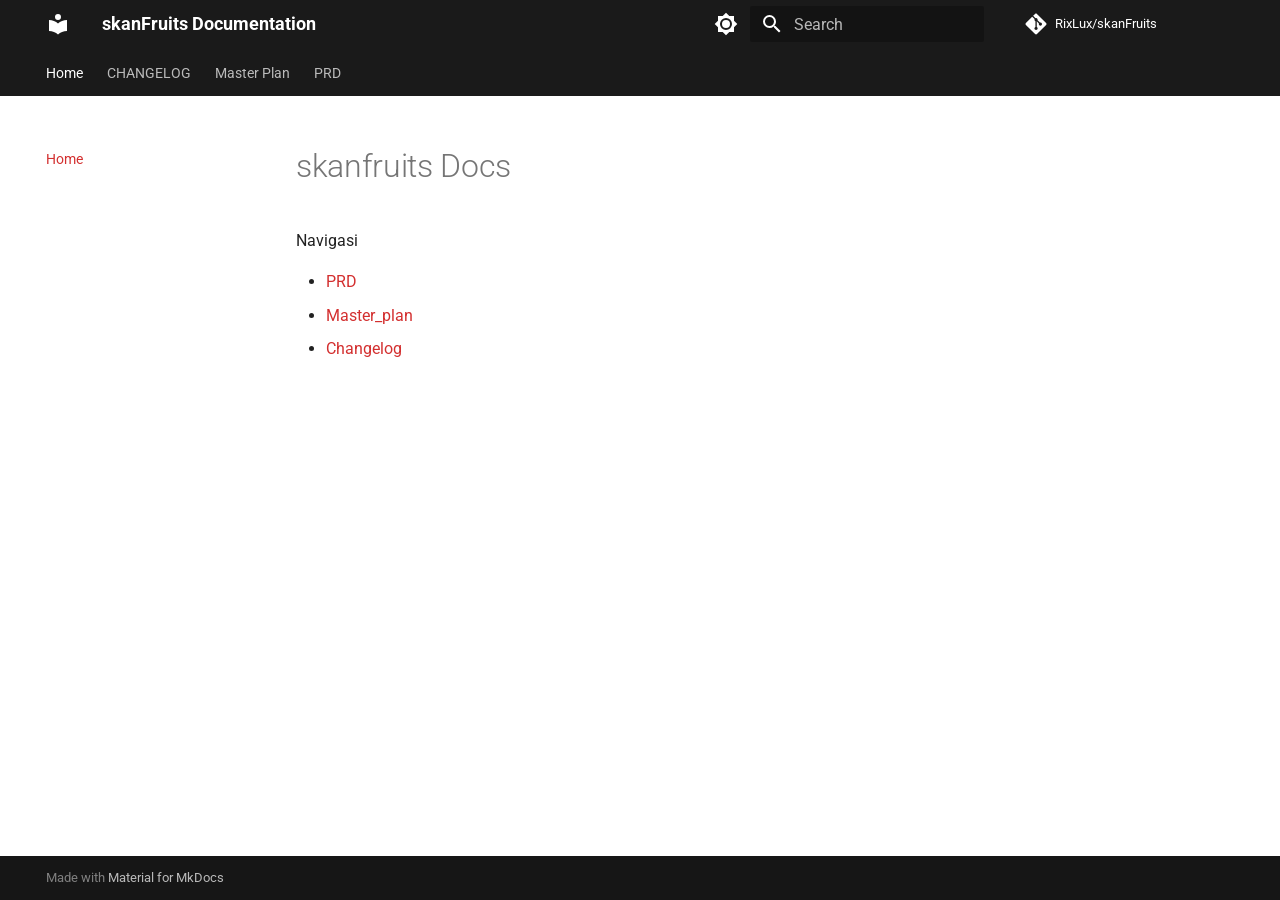
<file: index.html>
<!doctype html>
<html lang="en" class="no-js">
  <head>
    
      <meta charset="utf-8">
      <meta name="viewport" content="width=device-width,initial-scale=1">
      
        <meta name="description" content="Documentation">
      
      
      
        <link rel="canonical" href="https://rixlux.github.io/skanFruits/">
      
      
      
        <link rel="next" href="CHANGELOG/">
      
      
        
      
      
      <link rel="icon" href="assets/images/favicon.png">
      <meta name="generator" content="mkdocs-1.6.1, mkdocs-material-9.7.6">
    
    
      
        <title>skanFruits Documentation</title>
      
    
    
      <link rel="stylesheet" href="assets/stylesheets/main.484c7ddc.min.css">
      
        
        <link rel="stylesheet" href="assets/stylesheets/palette.ab4e12ef.min.css">
      
      


    
    
      
    
    
      
        
        
        <link rel="preconnect" href="https://fonts.gstatic.com" crossorigin>
        <link rel="stylesheet" href="https://fonts.googleapis.com/css?family=Roboto:300,300i,400,400i,700,700i%7CRoboto+Mono:400,400i,700,700i&display=fallback">
        <style>:root{--md-text-font:"Roboto";--md-code-font:"Roboto Mono"}</style>
      
    
    
      <link rel="stylesheet" href="stylesheets/extra.css">
    
    <script>__md_scope=new URL(".",location),__md_hash=e=>[...e].reduce(((e,_)=>(e<<5)-e+_.charCodeAt(0)),0),__md_get=(e,_=localStorage,t=__md_scope)=>JSON.parse(_.getItem(t.pathname+"."+e)),__md_set=(e,_,t=localStorage,a=__md_scope)=>{try{t.setItem(a.pathname+"."+e,JSON.stringify(_))}catch(e){}}</script>
    
      

    
    
  </head>
  
  
    
    
      
    
    
    
    
    <body dir="ltr" data-md-color-scheme="default" data-md-color-primary="deep-purple" data-md-color-accent="indigo">
  
    
    <input class="md-toggle" data-md-toggle="drawer" type="checkbox" id="__drawer" autocomplete="off">
    <input class="md-toggle" data-md-toggle="search" type="checkbox" id="__search" autocomplete="off">
    <label class="md-overlay" for="__drawer"></label>
    <div data-md-component="skip">
      
        
        <a href="#skanfruits-docs" class="md-skip">
          Skip to content
        </a>
      
    </div>
    <div data-md-component="announce">
      
    </div>
    
    
      

<header class="md-header" data-md-component="header">
  <nav class="md-header__inner md-grid" aria-label="Header">
    <a href="." title="skanFruits Documentation" class="md-header__button md-logo" aria-label="skanFruits Documentation" data-md-component="logo">
      
  
  <svg xmlns="http://www.w3.org/2000/svg" viewBox="0 0 24 24"><path d="M12 8a3 3 0 0 0 3-3 3 3 0 0 0-3-3 3 3 0 0 0-3 3 3 3 0 0 0 3 3m0 3.54C9.64 9.35 6.5 8 3 8v11c3.5 0 6.64 1.35 9 3.54 2.36-2.19 5.5-3.54 9-3.54V8c-3.5 0-6.64 1.35-9 3.54"/></svg>

    </a>
    <label class="md-header__button md-icon" for="__drawer">
      
      <svg xmlns="http://www.w3.org/2000/svg" viewBox="0 0 24 24"><path d="M3 6h18v2H3zm0 5h18v2H3zm0 5h18v2H3z"/></svg>
    </label>
    <div class="md-header__title" data-md-component="header-title">
      <div class="md-header__ellipsis">
        <div class="md-header__topic">
          <span class="md-ellipsis">
            skanFruits Documentation
          </span>
        </div>
        <div class="md-header__topic" data-md-component="header-topic">
          <span class="md-ellipsis">
            
              Home
            
          </span>
        </div>
      </div>
    </div>
    
      
        <form class="md-header__option" data-md-component="palette">
  
    
    
    
    <input class="md-option" data-md-color-media="(prefers-color-scheme: light)" data-md-color-scheme="default" data-md-color-primary="deep-purple" data-md-color-accent="indigo"  aria-label="Switch to dark mode"  type="radio" name="__palette" id="__palette_0">
    
      <label class="md-header__button md-icon" title="Switch to dark mode" for="__palette_1" hidden>
        <svg xmlns="http://www.w3.org/2000/svg" viewBox="0 0 24 24"><path d="M12 8a4 4 0 0 0-4 4 4 4 0 0 0 4 4 4 4 0 0 0 4-4 4 4 0 0 0-4-4m0 10a6 6 0 0 1-6-6 6 6 0 0 1 6-6 6 6 0 0 1 6 6 6 6 0 0 1-6 6m8-9.31V4h-4.69L12 .69 8.69 4H4v4.69L.69 12 4 15.31V20h4.69L12 23.31 15.31 20H20v-4.69L23.31 12z"/></svg>
      </label>
    
  
    
    
    
    <input class="md-option" data-md-color-media="(prefers-color-scheme: dark)" data-md-color-scheme="slate" data-md-color-primary="black" data-md-color-accent="blue"  aria-label="Switch to light mode"  type="radio" name="__palette" id="__palette_1">
    
      <label class="md-header__button md-icon" title="Switch to light mode" for="__palette_0" hidden>
        <svg xmlns="http://www.w3.org/2000/svg" viewBox="0 0 24 24"><path d="M12 18c-.89 0-1.74-.2-2.5-.55C11.56 16.5 13 14.42 13 12s-1.44-4.5-3.5-5.45C10.26 6.2 11.11 6 12 6a6 6 0 0 1 6 6 6 6 0 0 1-6 6m8-9.31V4h-4.69L12 .69 8.69 4H4v4.69L.69 12 4 15.31V20h4.69L12 23.31 15.31 20H20v-4.69L23.31 12z"/></svg>
      </label>
    
  
</form>
      
    
    
      <script>var palette=__md_get("__palette");if(palette&&palette.color){if("(prefers-color-scheme)"===palette.color.media){var media=matchMedia("(prefers-color-scheme: light)"),input=document.querySelector(media.matches?"[data-md-color-media='(prefers-color-scheme: light)']":"[data-md-color-media='(prefers-color-scheme: dark)']");palette.color.media=input.getAttribute("data-md-color-media"),palette.color.scheme=input.getAttribute("data-md-color-scheme"),palette.color.primary=input.getAttribute("data-md-color-primary"),palette.color.accent=input.getAttribute("data-md-color-accent")}for(var[key,value]of Object.entries(palette.color))document.body.setAttribute("data-md-color-"+key,value)}</script>
    
    
    
      
      
        <label class="md-header__button md-icon" for="__search">
          
          <svg xmlns="http://www.w3.org/2000/svg" viewBox="0 0 24 24"><path d="M9.5 3A6.5 6.5 0 0 1 16 9.5c0 1.61-.59 3.09-1.56 4.23l.27.27h.79l5 5-1.5 1.5-5-5v-.79l-.27-.27A6.52 6.52 0 0 1 9.5 16 6.5 6.5 0 0 1 3 9.5 6.5 6.5 0 0 1 9.5 3m0 2C7 5 5 7 5 9.5S7 14 9.5 14 14 12 14 9.5 12 5 9.5 5"/></svg>
        </label>
        <div class="md-search" data-md-component="search" role="dialog">
  <label class="md-search__overlay" for="__search"></label>
  <div class="md-search__inner" role="search">
    <form class="md-search__form" name="search">
      <input type="text" class="md-search__input" name="query" aria-label="Search" placeholder="Search" autocapitalize="off" autocorrect="off" autocomplete="off" spellcheck="false" data-md-component="search-query" required>
      <label class="md-search__icon md-icon" for="__search">
        
        <svg xmlns="http://www.w3.org/2000/svg" viewBox="0 0 24 24"><path d="M9.5 3A6.5 6.5 0 0 1 16 9.5c0 1.61-.59 3.09-1.56 4.23l.27.27h.79l5 5-1.5 1.5-5-5v-.79l-.27-.27A6.52 6.52 0 0 1 9.5 16 6.5 6.5 0 0 1 3 9.5 6.5 6.5 0 0 1 9.5 3m0 2C7 5 5 7 5 9.5S7 14 9.5 14 14 12 14 9.5 12 5 9.5 5"/></svg>
        
        <svg xmlns="http://www.w3.org/2000/svg" viewBox="0 0 24 24"><path d="M20 11v2H8l5.5 5.5-1.42 1.42L4.16 12l7.92-7.92L13.5 5.5 8 11z"/></svg>
      </label>
      <nav class="md-search__options" aria-label="Search">
        
          <a href="javascript:void(0)" class="md-search__icon md-icon" title="Share" aria-label="Share" data-clipboard data-clipboard-text="" data-md-component="search-share" tabindex="-1">
            
            <svg xmlns="http://www.w3.org/2000/svg" viewBox="0 0 24 24"><path d="M18 16.08c-.76 0-1.44.3-1.96.77L8.91 12.7c.05-.23.09-.46.09-.7s-.04-.47-.09-.7l7.05-4.11c.54.5 1.25.81 2.04.81a3 3 0 0 0 3-3 3 3 0 0 0-3-3 3 3 0 0 0-3 3c0 .24.04.47.09.7L8.04 9.81C7.5 9.31 6.79 9 6 9a3 3 0 0 0-3 3 3 3 0 0 0 3 3c.79 0 1.5-.31 2.04-.81l7.12 4.15c-.05.21-.08.43-.08.66 0 1.61 1.31 2.91 2.92 2.91s2.92-1.3 2.92-2.91A2.92 2.92 0 0 0 18 16.08"/></svg>
          </a>
        
        <button type="reset" class="md-search__icon md-icon" title="Clear" aria-label="Clear" tabindex="-1">
          
          <svg xmlns="http://www.w3.org/2000/svg" viewBox="0 0 24 24"><path d="M19 6.41 17.59 5 12 10.59 6.41 5 5 6.41 10.59 12 5 17.59 6.41 19 12 13.41 17.59 19 19 17.59 13.41 12z"/></svg>
        </button>
      </nav>
      
        <div class="md-search__suggest" data-md-component="search-suggest"></div>
      
    </form>
    <div class="md-search__output">
      <div class="md-search__scrollwrap" tabindex="0" data-md-scrollfix>
        <div class="md-search-result" data-md-component="search-result">
          <div class="md-search-result__meta">
            Initializing search
          </div>
          <ol class="md-search-result__list" role="presentation"></ol>
        </div>
      </div>
    </div>
  </div>
</div>
      
    
    
      <div class="md-header__source">
        <a href="https://github.com/RixLux/skanFruits" title="Go to repository" class="md-source" data-md-component="source">
  <div class="md-source__icon md-icon">
    
    <svg xmlns="http://www.w3.org/2000/svg" viewBox="0 0 448 512"><!--! Font Awesome Free 7.1.0 by @fontawesome - https://fontawesome.com License - https://fontawesome.com/license/free (Icons: CC BY 4.0, Fonts: SIL OFL 1.1, Code: MIT License) Copyright 2025 Fonticons, Inc.--><path d="M439.6 236.1 244 40.5c-5.4-5.5-12.8-8.5-20.4-8.5s-15 3-20.4 8.4L162.5 81l51.5 51.5c27.1-9.1 52.7 16.8 43.4 43.7l49.7 49.7c34.2-11.8 61.2 31 35.5 56.7-26.5 26.5-70.2-2.9-56-37.3L240.3 199v121.9c25.3 12.5 22.3 41.8 9.1 55-6.4 6.4-15.2 10.1-24.3 10.1s-17.8-3.6-24.3-10.1c-17.6-17.6-11.1-46.9 11.2-56v-123c-20.8-8.5-24.6-30.7-18.6-45L142.6 101 8.5 235.1C3 240.6 0 247.9 0 255.5s3 15 8.5 20.4l195.6 195.7c5.4 5.4 12.7 8.4 20.4 8.4s15-3 20.4-8.4l194.7-194.7c5.4-5.4 8.4-12.8 8.4-20.4s-3-15-8.4-20.4"/></svg>
  </div>
  <div class="md-source__repository">
    RixLux/skanFruits
  </div>
</a>
      </div>
    
  </nav>
  
</header>
    
    <div class="md-container" data-md-component="container">
      
      
        
          
            
<nav class="md-tabs" aria-label="Tabs" data-md-component="tabs">
  <div class="md-grid">
    <ul class="md-tabs__list">
      
        
  
  
  
    
  
  
    <li class="md-tabs__item md-tabs__item--active">
      <a href="." class="md-tabs__link">
        
  
  
    
  
  Home

      </a>
    </li>
  

      
        
  
  
  
  
    <li class="md-tabs__item">
      <a href="CHANGELOG/" class="md-tabs__link">
        
  
  
    
  
  CHANGELOG

      </a>
    </li>
  

      
        
  
  
  
  
    <li class="md-tabs__item">
      <a href="Master_plan/" class="md-tabs__link">
        
  
  
    
  
  Master Plan

      </a>
    </li>
  

      
        
  
  
  
  
    <li class="md-tabs__item">
      <a href="PRD/" class="md-tabs__link">
        
  
  
    
  
  PRD

      </a>
    </li>
  

      
    </ul>
  </div>
</nav>
          
        
      
      <main class="md-main" data-md-component="main">
        <div class="md-main__inner md-grid">
          
            
              
              <div class="md-sidebar md-sidebar--primary" data-md-component="sidebar" data-md-type="navigation" >
                <div class="md-sidebar__scrollwrap">
                  <div class="md-sidebar__inner">
                    


  


<nav class="md-nav md-nav--primary md-nav--lifted" aria-label="Navigation" data-md-level="0">
  <label class="md-nav__title" for="__drawer">
    <a href="." title="skanFruits Documentation" class="md-nav__button md-logo" aria-label="skanFruits Documentation" data-md-component="logo">
      
  
  <svg xmlns="http://www.w3.org/2000/svg" viewBox="0 0 24 24"><path d="M12 8a3 3 0 0 0 3-3 3 3 0 0 0-3-3 3 3 0 0 0-3 3 3 3 0 0 0 3 3m0 3.54C9.64 9.35 6.5 8 3 8v11c3.5 0 6.64 1.35 9 3.54 2.36-2.19 5.5-3.54 9-3.54V8c-3.5 0-6.64 1.35-9 3.54"/></svg>

    </a>
    skanFruits Documentation
  </label>
  
    <div class="md-nav__source">
      <a href="https://github.com/RixLux/skanFruits" title="Go to repository" class="md-source" data-md-component="source">
  <div class="md-source__icon md-icon">
    
    <svg xmlns="http://www.w3.org/2000/svg" viewBox="0 0 448 512"><!--! Font Awesome Free 7.1.0 by @fontawesome - https://fontawesome.com License - https://fontawesome.com/license/free (Icons: CC BY 4.0, Fonts: SIL OFL 1.1, Code: MIT License) Copyright 2025 Fonticons, Inc.--><path d="M439.6 236.1 244 40.5c-5.4-5.5-12.8-8.5-20.4-8.5s-15 3-20.4 8.4L162.5 81l51.5 51.5c27.1-9.1 52.7 16.8 43.4 43.7l49.7 49.7c34.2-11.8 61.2 31 35.5 56.7-26.5 26.5-70.2-2.9-56-37.3L240.3 199v121.9c25.3 12.5 22.3 41.8 9.1 55-6.4 6.4-15.2 10.1-24.3 10.1s-17.8-3.6-24.3-10.1c-17.6-17.6-11.1-46.9 11.2-56v-123c-20.8-8.5-24.6-30.7-18.6-45L142.6 101 8.5 235.1C3 240.6 0 247.9 0 255.5s3 15 8.5 20.4l195.6 195.7c5.4 5.4 12.7 8.4 20.4 8.4s15-3 20.4-8.4l194.7-194.7c5.4-5.4 8.4-12.8 8.4-20.4s-3-15-8.4-20.4"/></svg>
  </div>
  <div class="md-source__repository">
    RixLux/skanFruits
  </div>
</a>
    </div>
  
  <ul class="md-nav__list" data-md-scrollfix>
    
      
      
  
  
    
  
  
  
    <li class="md-nav__item md-nav__item--active">
      
      <input class="md-nav__toggle md-toggle" type="checkbox" id="__toc">
      
      
        
      
      
      <a href="." class="md-nav__link md-nav__link--active">
        
  
  
  <span class="md-ellipsis">
    
  
    Home
  

    
  </span>
  
  

      </a>
      
    </li>
  

    
      
      
  
  
  
  
    <li class="md-nav__item">
      <a href="CHANGELOG/" class="md-nav__link">
        
  
  
  <span class="md-ellipsis">
    
  
    CHANGELOG
  

    
  </span>
  
  

      </a>
    </li>
  

    
      
      
  
  
  
  
    <li class="md-nav__item">
      <a href="Master_plan/" class="md-nav__link">
        
  
  
  <span class="md-ellipsis">
    
  
    Master Plan
  

    
  </span>
  
  

      </a>
    </li>
  

    
      
      
  
  
  
  
    <li class="md-nav__item">
      <a href="PRD/" class="md-nav__link">
        
  
  
  <span class="md-ellipsis">
    
  
    PRD
  

    
  </span>
  
  

      </a>
    </li>
  

    
  </ul>
</nav>
                  </div>
                </div>
              </div>
            
            
              
              <div class="md-sidebar md-sidebar--secondary" data-md-component="sidebar" data-md-type="toc" >
                <div class="md-sidebar__scrollwrap">
                  <div class="md-sidebar__inner">
                    

<nav class="md-nav md-nav--secondary" aria-label="Table of contents">
  
  
  
    
  
  
</nav>
                  </div>
                </div>
              </div>
            
          
          
            <div class="md-content" data-md-component="content">
              
              <article class="md-content__inner md-typeset">
                
                  


  
  


<h1 id="skanfruits-docs">skanfruits Docs</h1>
<p>Navigasi</p>
<ul>
<li><a href="PRD/">PRD</a></li>
<li><a href="Master_plan/">Master_plan</a></li>
<li><a href="CHANGELOG/">Changelog</a></li>
</ul>












                
              </article>
            </div>
          
          
<script>var target=document.getElementById(location.hash.slice(1));target&&target.name&&(target.checked=target.name.startsWith("__tabbed_"))</script>
        </div>
        
          <button type="button" class="md-top md-icon" data-md-component="top" hidden>
  
  <svg xmlns="http://www.w3.org/2000/svg" viewBox="0 0 24 24"><path d="M13 20h-2V8l-5.5 5.5-1.42-1.42L12 4.16l7.92 7.92-1.42 1.42L13 8z"/></svg>
  Back to top
</button>
        
      </main>
      
        <footer class="md-footer">
  
  <div class="md-footer-meta md-typeset">
    <div class="md-footer-meta__inner md-grid">
      <div class="md-copyright">
  
  
    Made with
    <a href="https://squidfunk.github.io/mkdocs-material/" target="_blank" rel="noopener">
      Material for MkDocs
    </a>
  
</div>
      
    </div>
  </div>
</footer>
      
    </div>
    <div class="md-dialog" data-md-component="dialog">
      <div class="md-dialog__inner md-typeset"></div>
    </div>
    
    
    
      
      
      <script id="__config" type="application/json">{"annotate": null, "base": ".", "features": ["navigation.tabs", "navigation.sections", "navigation.top", "search.highlight", "search.suggest", "search.share", "content.code.copy"], "search": "assets/javascripts/workers/search.2c215733.min.js", "tags": null, "translations": {"clipboard.copied": "Copied to clipboard", "clipboard.copy": "Copy to clipboard", "search.result.more.one": "1 more on this page", "search.result.more.other": "# more on this page", "search.result.none": "No matching documents", "search.result.one": "1 matching document", "search.result.other": "# matching documents", "search.result.placeholder": "Type to start searching", "search.result.term.missing": "Missing", "select.version": "Select version"}, "version": null}</script>
    
    
      <script src="assets/javascripts/bundle.79ae519e.min.js"></script>
      
    
  </body>
</html>
</file>
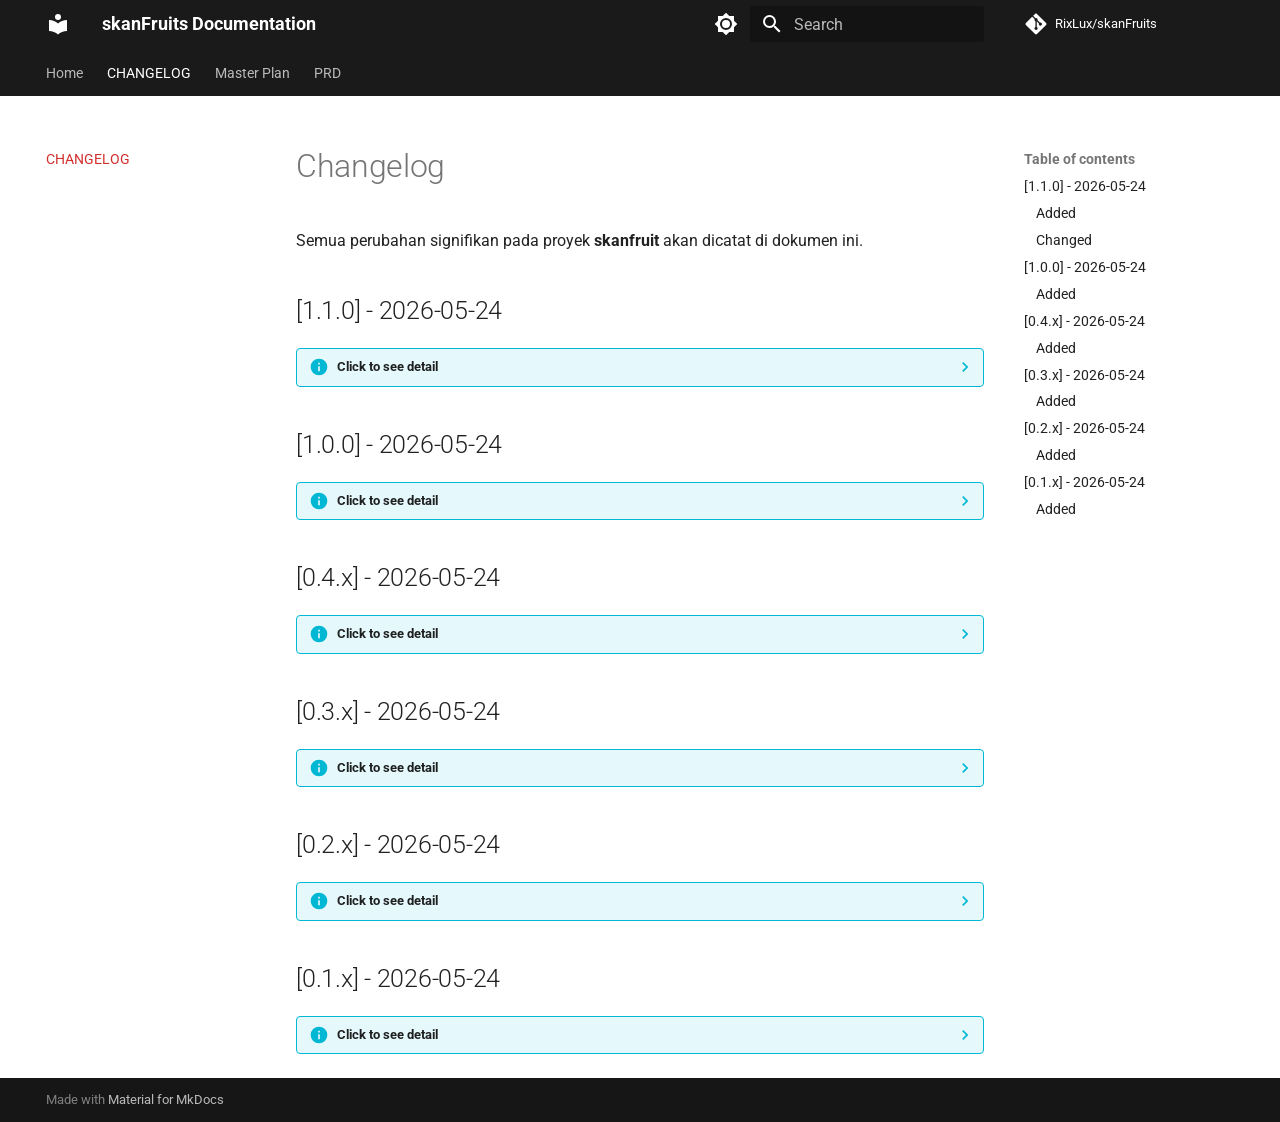
<file: CHANGELOG/index.html>
<!doctype html>
<html lang="en" class="no-js">
  <head>
    
      <meta charset="utf-8">
      <meta name="viewport" content="width=device-width,initial-scale=1">
      
        <meta name="description" content="Documentation">
      
      
      
        <link rel="canonical" href="https://rixlux.github.io/skanFruits/CHANGELOG/">
      
      
        <link rel="prev" href="..">
      
      
        <link rel="next" href="../Master_plan/">
      
      
        
      
      
      <link rel="icon" href="../assets/images/favicon.png">
      <meta name="generator" content="mkdocs-1.6.1, mkdocs-material-9.7.6">
    
    
      
        <title>CHANGELOG - skanFruits Documentation</title>
      
    
    
      <link rel="stylesheet" href="../assets/stylesheets/main.484c7ddc.min.css">
      
        
        <link rel="stylesheet" href="../assets/stylesheets/palette.ab4e12ef.min.css">
      
      


    
    
      
    
    
      
        
        
        <link rel="preconnect" href="https://fonts.gstatic.com" crossorigin>
        <link rel="stylesheet" href="https://fonts.googleapis.com/css?family=Roboto:300,300i,400,400i,700,700i%7CRoboto+Mono:400,400i,700,700i&display=fallback">
        <style>:root{--md-text-font:"Roboto";--md-code-font:"Roboto Mono"}</style>
      
    
    
      <link rel="stylesheet" href="../stylesheets/extra.css">
    
    <script>__md_scope=new URL("..",location),__md_hash=e=>[...e].reduce(((e,_)=>(e<<5)-e+_.charCodeAt(0)),0),__md_get=(e,_=localStorage,t=__md_scope)=>JSON.parse(_.getItem(t.pathname+"."+e)),__md_set=(e,_,t=localStorage,a=__md_scope)=>{try{t.setItem(a.pathname+"."+e,JSON.stringify(_))}catch(e){}}</script>
    
      

    
    
  </head>
  
  
    
    
      
    
    
    
    
    <body dir="ltr" data-md-color-scheme="default" data-md-color-primary="deep-purple" data-md-color-accent="indigo">
  
    
    <input class="md-toggle" data-md-toggle="drawer" type="checkbox" id="__drawer" autocomplete="off">
    <input class="md-toggle" data-md-toggle="search" type="checkbox" id="__search" autocomplete="off">
    <label class="md-overlay" for="__drawer"></label>
    <div data-md-component="skip">
      
        
        <a href="#changelog" class="md-skip">
          Skip to content
        </a>
      
    </div>
    <div data-md-component="announce">
      
    </div>
    
    
      

<header class="md-header" data-md-component="header">
  <nav class="md-header__inner md-grid" aria-label="Header">
    <a href=".." title="skanFruits Documentation" class="md-header__button md-logo" aria-label="skanFruits Documentation" data-md-component="logo">
      
  
  <svg xmlns="http://www.w3.org/2000/svg" viewBox="0 0 24 24"><path d="M12 8a3 3 0 0 0 3-3 3 3 0 0 0-3-3 3 3 0 0 0-3 3 3 3 0 0 0 3 3m0 3.54C9.64 9.35 6.5 8 3 8v11c3.5 0 6.64 1.35 9 3.54 2.36-2.19 5.5-3.54 9-3.54V8c-3.5 0-6.64 1.35-9 3.54"/></svg>

    </a>
    <label class="md-header__button md-icon" for="__drawer">
      
      <svg xmlns="http://www.w3.org/2000/svg" viewBox="0 0 24 24"><path d="M3 6h18v2H3zm0 5h18v2H3zm0 5h18v2H3z"/></svg>
    </label>
    <div class="md-header__title" data-md-component="header-title">
      <div class="md-header__ellipsis">
        <div class="md-header__topic">
          <span class="md-ellipsis">
            skanFruits Documentation
          </span>
        </div>
        <div class="md-header__topic" data-md-component="header-topic">
          <span class="md-ellipsis">
            
              CHANGELOG
            
          </span>
        </div>
      </div>
    </div>
    
      
        <form class="md-header__option" data-md-component="palette">
  
    
    
    
    <input class="md-option" data-md-color-media="(prefers-color-scheme: light)" data-md-color-scheme="default" data-md-color-primary="deep-purple" data-md-color-accent="indigo"  aria-label="Switch to dark mode"  type="radio" name="__palette" id="__palette_0">
    
      <label class="md-header__button md-icon" title="Switch to dark mode" for="__palette_1" hidden>
        <svg xmlns="http://www.w3.org/2000/svg" viewBox="0 0 24 24"><path d="M12 8a4 4 0 0 0-4 4 4 4 0 0 0 4 4 4 4 0 0 0 4-4 4 4 0 0 0-4-4m0 10a6 6 0 0 1-6-6 6 6 0 0 1 6-6 6 6 0 0 1 6 6 6 6 0 0 1-6 6m8-9.31V4h-4.69L12 .69 8.69 4H4v4.69L.69 12 4 15.31V20h4.69L12 23.31 15.31 20H20v-4.69L23.31 12z"/></svg>
      </label>
    
  
    
    
    
    <input class="md-option" data-md-color-media="(prefers-color-scheme: dark)" data-md-color-scheme="slate" data-md-color-primary="black" data-md-color-accent="blue"  aria-label="Switch to light mode"  type="radio" name="__palette" id="__palette_1">
    
      <label class="md-header__button md-icon" title="Switch to light mode" for="__palette_0" hidden>
        <svg xmlns="http://www.w3.org/2000/svg" viewBox="0 0 24 24"><path d="M12 18c-.89 0-1.74-.2-2.5-.55C11.56 16.5 13 14.42 13 12s-1.44-4.5-3.5-5.45C10.26 6.2 11.11 6 12 6a6 6 0 0 1 6 6 6 6 0 0 1-6 6m8-9.31V4h-4.69L12 .69 8.69 4H4v4.69L.69 12 4 15.31V20h4.69L12 23.31 15.31 20H20v-4.69L23.31 12z"/></svg>
      </label>
    
  
</form>
      
    
    
      <script>var palette=__md_get("__palette");if(palette&&palette.color){if("(prefers-color-scheme)"===palette.color.media){var media=matchMedia("(prefers-color-scheme: light)"),input=document.querySelector(media.matches?"[data-md-color-media='(prefers-color-scheme: light)']":"[data-md-color-media='(prefers-color-scheme: dark)']");palette.color.media=input.getAttribute("data-md-color-media"),palette.color.scheme=input.getAttribute("data-md-color-scheme"),palette.color.primary=input.getAttribute("data-md-color-primary"),palette.color.accent=input.getAttribute("data-md-color-accent")}for(var[key,value]of Object.entries(palette.color))document.body.setAttribute("data-md-color-"+key,value)}</script>
    
    
    
      
      
        <label class="md-header__button md-icon" for="__search">
          
          <svg xmlns="http://www.w3.org/2000/svg" viewBox="0 0 24 24"><path d="M9.5 3A6.5 6.5 0 0 1 16 9.5c0 1.61-.59 3.09-1.56 4.23l.27.27h.79l5 5-1.5 1.5-5-5v-.79l-.27-.27A6.52 6.52 0 0 1 9.5 16 6.5 6.5 0 0 1 3 9.5 6.5 6.5 0 0 1 9.5 3m0 2C7 5 5 7 5 9.5S7 14 9.5 14 14 12 14 9.5 12 5 9.5 5"/></svg>
        </label>
        <div class="md-search" data-md-component="search" role="dialog">
  <label class="md-search__overlay" for="__search"></label>
  <div class="md-search__inner" role="search">
    <form class="md-search__form" name="search">
      <input type="text" class="md-search__input" name="query" aria-label="Search" placeholder="Search" autocapitalize="off" autocorrect="off" autocomplete="off" spellcheck="false" data-md-component="search-query" required>
      <label class="md-search__icon md-icon" for="__search">
        
        <svg xmlns="http://www.w3.org/2000/svg" viewBox="0 0 24 24"><path d="M9.5 3A6.5 6.5 0 0 1 16 9.5c0 1.61-.59 3.09-1.56 4.23l.27.27h.79l5 5-1.5 1.5-5-5v-.79l-.27-.27A6.52 6.52 0 0 1 9.5 16 6.5 6.5 0 0 1 3 9.5 6.5 6.5 0 0 1 9.5 3m0 2C7 5 5 7 5 9.5S7 14 9.5 14 14 12 14 9.5 12 5 9.5 5"/></svg>
        
        <svg xmlns="http://www.w3.org/2000/svg" viewBox="0 0 24 24"><path d="M20 11v2H8l5.5 5.5-1.42 1.42L4.16 12l7.92-7.92L13.5 5.5 8 11z"/></svg>
      </label>
      <nav class="md-search__options" aria-label="Search">
        
          <a href="javascript:void(0)" class="md-search__icon md-icon" title="Share" aria-label="Share" data-clipboard data-clipboard-text="" data-md-component="search-share" tabindex="-1">
            
            <svg xmlns="http://www.w3.org/2000/svg" viewBox="0 0 24 24"><path d="M18 16.08c-.76 0-1.44.3-1.96.77L8.91 12.7c.05-.23.09-.46.09-.7s-.04-.47-.09-.7l7.05-4.11c.54.5 1.25.81 2.04.81a3 3 0 0 0 3-3 3 3 0 0 0-3-3 3 3 0 0 0-3 3c0 .24.04.47.09.7L8.04 9.81C7.5 9.31 6.79 9 6 9a3 3 0 0 0-3 3 3 3 0 0 0 3 3c.79 0 1.5-.31 2.04-.81l7.12 4.15c-.05.21-.08.43-.08.66 0 1.61 1.31 2.91 2.92 2.91s2.92-1.3 2.92-2.91A2.92 2.92 0 0 0 18 16.08"/></svg>
          </a>
        
        <button type="reset" class="md-search__icon md-icon" title="Clear" aria-label="Clear" tabindex="-1">
          
          <svg xmlns="http://www.w3.org/2000/svg" viewBox="0 0 24 24"><path d="M19 6.41 17.59 5 12 10.59 6.41 5 5 6.41 10.59 12 5 17.59 6.41 19 12 13.41 17.59 19 19 17.59 13.41 12z"/></svg>
        </button>
      </nav>
      
        <div class="md-search__suggest" data-md-component="search-suggest"></div>
      
    </form>
    <div class="md-search__output">
      <div class="md-search__scrollwrap" tabindex="0" data-md-scrollfix>
        <div class="md-search-result" data-md-component="search-result">
          <div class="md-search-result__meta">
            Initializing search
          </div>
          <ol class="md-search-result__list" role="presentation"></ol>
        </div>
      </div>
    </div>
  </div>
</div>
      
    
    
      <div class="md-header__source">
        <a href="https://github.com/RixLux/skanFruits" title="Go to repository" class="md-source" data-md-component="source">
  <div class="md-source__icon md-icon">
    
    <svg xmlns="http://www.w3.org/2000/svg" viewBox="0 0 448 512"><!--! Font Awesome Free 7.1.0 by @fontawesome - https://fontawesome.com License - https://fontawesome.com/license/free (Icons: CC BY 4.0, Fonts: SIL OFL 1.1, Code: MIT License) Copyright 2025 Fonticons, Inc.--><path d="M439.6 236.1 244 40.5c-5.4-5.5-12.8-8.5-20.4-8.5s-15 3-20.4 8.4L162.5 81l51.5 51.5c27.1-9.1 52.7 16.8 43.4 43.7l49.7 49.7c34.2-11.8 61.2 31 35.5 56.7-26.5 26.5-70.2-2.9-56-37.3L240.3 199v121.9c25.3 12.5 22.3 41.8 9.1 55-6.4 6.4-15.2 10.1-24.3 10.1s-17.8-3.6-24.3-10.1c-17.6-17.6-11.1-46.9 11.2-56v-123c-20.8-8.5-24.6-30.7-18.6-45L142.6 101 8.5 235.1C3 240.6 0 247.9 0 255.5s3 15 8.5 20.4l195.6 195.7c5.4 5.4 12.7 8.4 20.4 8.4s15-3 20.4-8.4l194.7-194.7c5.4-5.4 8.4-12.8 8.4-20.4s-3-15-8.4-20.4"/></svg>
  </div>
  <div class="md-source__repository">
    RixLux/skanFruits
  </div>
</a>
      </div>
    
  </nav>
  
</header>
    
    <div class="md-container" data-md-component="container">
      
      
        
          
            
<nav class="md-tabs" aria-label="Tabs" data-md-component="tabs">
  <div class="md-grid">
    <ul class="md-tabs__list">
      
        
  
  
  
  
    <li class="md-tabs__item">
      <a href=".." class="md-tabs__link">
        
  
  
    
  
  Home

      </a>
    </li>
  

      
        
  
  
  
    
  
  
    <li class="md-tabs__item md-tabs__item--active">
      <a href="./" class="md-tabs__link">
        
  
  
    
  
  CHANGELOG

      </a>
    </li>
  

      
        
  
  
  
  
    <li class="md-tabs__item">
      <a href="../Master_plan/" class="md-tabs__link">
        
  
  
    
  
  Master Plan

      </a>
    </li>
  

      
        
  
  
  
  
    <li class="md-tabs__item">
      <a href="../PRD/" class="md-tabs__link">
        
  
  
    
  
  PRD

      </a>
    </li>
  

      
    </ul>
  </div>
</nav>
          
        
      
      <main class="md-main" data-md-component="main">
        <div class="md-main__inner md-grid">
          
            
              
              <div class="md-sidebar md-sidebar--primary" data-md-component="sidebar" data-md-type="navigation" >
                <div class="md-sidebar__scrollwrap">
                  <div class="md-sidebar__inner">
                    


  


<nav class="md-nav md-nav--primary md-nav--lifted" aria-label="Navigation" data-md-level="0">
  <label class="md-nav__title" for="__drawer">
    <a href=".." title="skanFruits Documentation" class="md-nav__button md-logo" aria-label="skanFruits Documentation" data-md-component="logo">
      
  
  <svg xmlns="http://www.w3.org/2000/svg" viewBox="0 0 24 24"><path d="M12 8a3 3 0 0 0 3-3 3 3 0 0 0-3-3 3 3 0 0 0-3 3 3 3 0 0 0 3 3m0 3.54C9.64 9.35 6.5 8 3 8v11c3.5 0 6.64 1.35 9 3.54 2.36-2.19 5.5-3.54 9-3.54V8c-3.5 0-6.64 1.35-9 3.54"/></svg>

    </a>
    skanFruits Documentation
  </label>
  
    <div class="md-nav__source">
      <a href="https://github.com/RixLux/skanFruits" title="Go to repository" class="md-source" data-md-component="source">
  <div class="md-source__icon md-icon">
    
    <svg xmlns="http://www.w3.org/2000/svg" viewBox="0 0 448 512"><!--! Font Awesome Free 7.1.0 by @fontawesome - https://fontawesome.com License - https://fontawesome.com/license/free (Icons: CC BY 4.0, Fonts: SIL OFL 1.1, Code: MIT License) Copyright 2025 Fonticons, Inc.--><path d="M439.6 236.1 244 40.5c-5.4-5.5-12.8-8.5-20.4-8.5s-15 3-20.4 8.4L162.5 81l51.5 51.5c27.1-9.1 52.7 16.8 43.4 43.7l49.7 49.7c34.2-11.8 61.2 31 35.5 56.7-26.5 26.5-70.2-2.9-56-37.3L240.3 199v121.9c25.3 12.5 22.3 41.8 9.1 55-6.4 6.4-15.2 10.1-24.3 10.1s-17.8-3.6-24.3-10.1c-17.6-17.6-11.1-46.9 11.2-56v-123c-20.8-8.5-24.6-30.7-18.6-45L142.6 101 8.5 235.1C3 240.6 0 247.9 0 255.5s3 15 8.5 20.4l195.6 195.7c5.4 5.4 12.7 8.4 20.4 8.4s15-3 20.4-8.4l194.7-194.7c5.4-5.4 8.4-12.8 8.4-20.4s-3-15-8.4-20.4"/></svg>
  </div>
  <div class="md-source__repository">
    RixLux/skanFruits
  </div>
</a>
    </div>
  
  <ul class="md-nav__list" data-md-scrollfix>
    
      
      
  
  
  
  
    <li class="md-nav__item">
      <a href=".." class="md-nav__link">
        
  
  
  <span class="md-ellipsis">
    
  
    Home
  

    
  </span>
  
  

      </a>
    </li>
  

    
      
      
  
  
    
  
  
  
    <li class="md-nav__item md-nav__item--active">
      
      <input class="md-nav__toggle md-toggle" type="checkbox" id="__toc">
      
      
        
      
      
        <label class="md-nav__link md-nav__link--active" for="__toc">
          
  
  
  <span class="md-ellipsis">
    
  
    CHANGELOG
  

    
  </span>
  
  

          <span class="md-nav__icon md-icon"></span>
        </label>
      
      <a href="./" class="md-nav__link md-nav__link--active">
        
  
  
  <span class="md-ellipsis">
    
  
    CHANGELOG
  

    
  </span>
  
  

      </a>
      
        

<nav class="md-nav md-nav--secondary" aria-label="Table of contents">
  
  
  
    
  
  
    <label class="md-nav__title" for="__toc">
      <span class="md-nav__icon md-icon"></span>
      Table of contents
    </label>
    <ul class="md-nav__list" data-md-component="toc" data-md-scrollfix>
      
        <li class="md-nav__item">
  <a href="#110-2026-05-24" class="md-nav__link">
    <span class="md-ellipsis">
      
        [1.1.0] - 2026-05-24
      
    </span>
  </a>
  
    <nav class="md-nav" aria-label="[1.1.0] - 2026-05-24">
      <ul class="md-nav__list">
        
          <li class="md-nav__item">
  <a href="#added" class="md-nav__link">
    <span class="md-ellipsis">
      
        Added
      
    </span>
  </a>
  
</li>
        
          <li class="md-nav__item">
  <a href="#changed" class="md-nav__link">
    <span class="md-ellipsis">
      
        Changed
      
    </span>
  </a>
  
</li>
        
      </ul>
    </nav>
  
</li>
      
        <li class="md-nav__item">
  <a href="#100-2026-05-24" class="md-nav__link">
    <span class="md-ellipsis">
      
        [1.0.0] - 2026-05-24
      
    </span>
  </a>
  
    <nav class="md-nav" aria-label="[1.0.0] - 2026-05-24">
      <ul class="md-nav__list">
        
          <li class="md-nav__item">
  <a href="#added_1" class="md-nav__link">
    <span class="md-ellipsis">
      
        Added
      
    </span>
  </a>
  
</li>
        
      </ul>
    </nav>
  
</li>
      
        <li class="md-nav__item">
  <a href="#04x-2026-05-24" class="md-nav__link">
    <span class="md-ellipsis">
      
        [0.4.x] - 2026-05-24
      
    </span>
  </a>
  
    <nav class="md-nav" aria-label="[0.4.x] - 2026-05-24">
      <ul class="md-nav__list">
        
          <li class="md-nav__item">
  <a href="#added_2" class="md-nav__link">
    <span class="md-ellipsis">
      
        Added
      
    </span>
  </a>
  
</li>
        
      </ul>
    </nav>
  
</li>
      
        <li class="md-nav__item">
  <a href="#03x-2026-05-24" class="md-nav__link">
    <span class="md-ellipsis">
      
        [0.3.x] - 2026-05-24
      
    </span>
  </a>
  
    <nav class="md-nav" aria-label="[0.3.x] - 2026-05-24">
      <ul class="md-nav__list">
        
          <li class="md-nav__item">
  <a href="#added_3" class="md-nav__link">
    <span class="md-ellipsis">
      
        Added
      
    </span>
  </a>
  
</li>
        
      </ul>
    </nav>
  
</li>
      
        <li class="md-nav__item">
  <a href="#02x-2026-05-24" class="md-nav__link">
    <span class="md-ellipsis">
      
        [0.2.x] - 2026-05-24
      
    </span>
  </a>
  
    <nav class="md-nav" aria-label="[0.2.x] - 2026-05-24">
      <ul class="md-nav__list">
        
          <li class="md-nav__item">
  <a href="#added_4" class="md-nav__link">
    <span class="md-ellipsis">
      
        Added
      
    </span>
  </a>
  
</li>
        
      </ul>
    </nav>
  
</li>
      
        <li class="md-nav__item">
  <a href="#01x-2026-05-24" class="md-nav__link">
    <span class="md-ellipsis">
      
        [0.1.x] - 2026-05-24
      
    </span>
  </a>
  
    <nav class="md-nav" aria-label="[0.1.x] - 2026-05-24">
      <ul class="md-nav__list">
        
          <li class="md-nav__item">
  <a href="#added_5" class="md-nav__link">
    <span class="md-ellipsis">
      
        Added
      
    </span>
  </a>
  
</li>
        
      </ul>
    </nav>
  
</li>
      
    </ul>
  
</nav>
      
    </li>
  

    
      
      
  
  
  
  
    <li class="md-nav__item">
      <a href="../Master_plan/" class="md-nav__link">
        
  
  
  <span class="md-ellipsis">
    
  
    Master Plan
  

    
  </span>
  
  

      </a>
    </li>
  

    
      
      
  
  
  
  
    <li class="md-nav__item">
      <a href="../PRD/" class="md-nav__link">
        
  
  
  <span class="md-ellipsis">
    
  
    PRD
  

    
  </span>
  
  

      </a>
    </li>
  

    
  </ul>
</nav>
                  </div>
                </div>
              </div>
            
            
              
              <div class="md-sidebar md-sidebar--secondary" data-md-component="sidebar" data-md-type="toc" >
                <div class="md-sidebar__scrollwrap">
                  <div class="md-sidebar__inner">
                    

<nav class="md-nav md-nav--secondary" aria-label="Table of contents">
  
  
  
    
  
  
    <label class="md-nav__title" for="__toc">
      <span class="md-nav__icon md-icon"></span>
      Table of contents
    </label>
    <ul class="md-nav__list" data-md-component="toc" data-md-scrollfix>
      
        <li class="md-nav__item">
  <a href="#110-2026-05-24" class="md-nav__link">
    <span class="md-ellipsis">
      
        [1.1.0] - 2026-05-24
      
    </span>
  </a>
  
    <nav class="md-nav" aria-label="[1.1.0] - 2026-05-24">
      <ul class="md-nav__list">
        
          <li class="md-nav__item">
  <a href="#added" class="md-nav__link">
    <span class="md-ellipsis">
      
        Added
      
    </span>
  </a>
  
</li>
        
          <li class="md-nav__item">
  <a href="#changed" class="md-nav__link">
    <span class="md-ellipsis">
      
        Changed
      
    </span>
  </a>
  
</li>
        
      </ul>
    </nav>
  
</li>
      
        <li class="md-nav__item">
  <a href="#100-2026-05-24" class="md-nav__link">
    <span class="md-ellipsis">
      
        [1.0.0] - 2026-05-24
      
    </span>
  </a>
  
    <nav class="md-nav" aria-label="[1.0.0] - 2026-05-24">
      <ul class="md-nav__list">
        
          <li class="md-nav__item">
  <a href="#added_1" class="md-nav__link">
    <span class="md-ellipsis">
      
        Added
      
    </span>
  </a>
  
</li>
        
      </ul>
    </nav>
  
</li>
      
        <li class="md-nav__item">
  <a href="#04x-2026-05-24" class="md-nav__link">
    <span class="md-ellipsis">
      
        [0.4.x] - 2026-05-24
      
    </span>
  </a>
  
    <nav class="md-nav" aria-label="[0.4.x] - 2026-05-24">
      <ul class="md-nav__list">
        
          <li class="md-nav__item">
  <a href="#added_2" class="md-nav__link">
    <span class="md-ellipsis">
      
        Added
      
    </span>
  </a>
  
</li>
        
      </ul>
    </nav>
  
</li>
      
        <li class="md-nav__item">
  <a href="#03x-2026-05-24" class="md-nav__link">
    <span class="md-ellipsis">
      
        [0.3.x] - 2026-05-24
      
    </span>
  </a>
  
    <nav class="md-nav" aria-label="[0.3.x] - 2026-05-24">
      <ul class="md-nav__list">
        
          <li class="md-nav__item">
  <a href="#added_3" class="md-nav__link">
    <span class="md-ellipsis">
      
        Added
      
    </span>
  </a>
  
</li>
        
      </ul>
    </nav>
  
</li>
      
        <li class="md-nav__item">
  <a href="#02x-2026-05-24" class="md-nav__link">
    <span class="md-ellipsis">
      
        [0.2.x] - 2026-05-24
      
    </span>
  </a>
  
    <nav class="md-nav" aria-label="[0.2.x] - 2026-05-24">
      <ul class="md-nav__list">
        
          <li class="md-nav__item">
  <a href="#added_4" class="md-nav__link">
    <span class="md-ellipsis">
      
        Added
      
    </span>
  </a>
  
</li>
        
      </ul>
    </nav>
  
</li>
      
        <li class="md-nav__item">
  <a href="#01x-2026-05-24" class="md-nav__link">
    <span class="md-ellipsis">
      
        [0.1.x] - 2026-05-24
      
    </span>
  </a>
  
    <nav class="md-nav" aria-label="[0.1.x] - 2026-05-24">
      <ul class="md-nav__list">
        
          <li class="md-nav__item">
  <a href="#added_5" class="md-nav__link">
    <span class="md-ellipsis">
      
        Added
      
    </span>
  </a>
  
</li>
        
      </ul>
    </nav>
  
</li>
      
    </ul>
  
</nav>
                  </div>
                </div>
              </div>
            
          
          
            <div class="md-content" data-md-component="content">
              
              <article class="md-content__inner md-typeset">
                
                  


  
  


<h1 id="changelog">Changelog</h1>
<p>Semua perubahan signifikan pada proyek <strong>skanfruit</strong> akan dicatat di dokumen ini.</p>
<h2 id="110-2026-05-24">[1.1.0] - 2026-05-24</h2>
<details class="info">
<summary>Click to see detail</summary>
<h3 id="added">Added</h3>
<ul>
<li><strong>ResultScreen:</strong> Halaman baru untuk menampilkan hasil analisis secara penuh dan detail, menggantikan modal pop-up.</li>
<li><strong>Manual Capture:</strong> Opsi tombol tangkap gambar (capture) pada kamera untuk kontrol pengguna yang lebih baik.</li>
<li><strong>Loading Feedback:</strong> Modal transisi instan untuk memberikan umpan balik saat proses analisis gambar sedang berlangsung.</li>
</ul>
<h3 id="changed">Changed</h3>
<ul>
<li><strong>Navigation Flow:</strong> Alur aplikasi sekarang berpindah halaman ke <code>ResultScreen</code> setelah mengambil gambar dari kamera atau galeri.</li>
<li><strong>Confidence Thresholding:</strong> Implementasi logika saringan akurasi 80%. Jika hasil di bawah 80%, aplikasi akan menampilkan pesan peringatan khusus mengenai potensi kesalahan identifikasi.</li>
<li><strong>UX Improvement:</strong> Penghapusan modal pop-up hasil akhir demi tampilan yang lebih profesional dan terfokus.</li>
</ul>
</details>
<h2 id="100-2026-05-24">[1.0.0] - 2026-05-24</h2>
<details class="info">
<summary>Click to see detail</summary>
<h3 id="added_1">Added</h3>
<ul>
<li><strong>Final Branding:</strong> Konfigurasi <code>flutter_launcher_icons</code> dan <code>flutter_native_splash</code>.</li>
<li><strong>Optimization:</strong> Audit performa pada <code>ScannerController</code> dan pembersihan memori pada <code>FruitAnalyzerService</code>.</li>
<li><strong>Master Plan Completion:</strong> Seluruh fase pengembangan selesai.</li>
</ul>
</details>
<h2 id="04x-2026-05-24">[0.4.x] - 2026-05-24</h2>
<details class="info">
<summary>Click to see detail</summary>
<h3 id="added_2">Added</h3>
<ul>
<li><strong>UI/UX Refinement:</strong> Implementasi <code>Mode Selector</code> (Cepat vs Akurat) di layar utama.</li>
<li><strong>Enhanced Result Card:</strong> Desain kartu hasil dengan glow efek, progress bar untuk confidence score, dan ikon status.</li>
<li><strong>Visual Feedback:</strong> Animasi loading saat proses analisis dan instruksi panduan bagi pengguna.</li>
</ul>
</details>
<h2 id="03x-2026-05-24">[0.3.x] - 2026-05-24</h2>
<details class="info">
<summary>Click to see detail</summary>
<h3 id="added_3">Added</h3>
<ul>
<li><strong>Camera Integration:</strong> Implementasi stream kamera langsung menggunakan package <code>camera</code>.</li>
<li><strong>Gallery Feature:</strong> Integrasi <code>image_picker</code> untuk menganalisis gambar dari penyimpanan ponsel.</li>
<li><strong>Frame Throttling:</strong> Sistem jeda inferensi (800ms) untuk menghemat penggunaan baterai dan CPU.</li>
</ul>
</details>
<h2 id="02x-2026-05-24">[0.2.x] - 2026-05-24</h2>
<details class="info">
<summary>Click to see detail</summary>
<h3 id="added_4">Added</h3>
<ul>
<li><strong>AI Core:</strong> Implementasi <code>FruitAnalyzerService</code> untuk memuat model <code>.tflite</code>.</li>
<li><strong>Image Pre-processing:</strong> Logika resize gambar ke $224 \times 224$ dan normalisasi piksel $[0, 1]$.</li>
<li><strong>Data Model:</strong> Pembuatan <code>RecognitionResult</code> untuk standarisasi output inferensi.</li>
</ul>
</details>
<h2 id="01x-2026-05-24">[0.1.x] - 2026-05-24</h2>
<details class="info">
<summary>Click to see detail</summary>
<h3 id="added_5">Added</h3>
<ul>
<li><strong>Project Initialization:</strong> Setup struktur folder (core, data, presentation).</li>
<li><strong>Centralized Config:</strong> Implementasi <code>AppConfig</code> (registry model) dan <code>AppTheme</code> (branding warna/font).</li>
<li><strong>Localization Mapping:</strong> Pemetaan 18 kelas label TFLite ke Bahasa Indonesia melalui <code>LabelMapping</code>.</li>
</ul>
</details>












                
              </article>
            </div>
          
          
<script>var target=document.getElementById(location.hash.slice(1));target&&target.name&&(target.checked=target.name.startsWith("__tabbed_"))</script>
        </div>
        
          <button type="button" class="md-top md-icon" data-md-component="top" hidden>
  
  <svg xmlns="http://www.w3.org/2000/svg" viewBox="0 0 24 24"><path d="M13 20h-2V8l-5.5 5.5-1.42-1.42L12 4.16l7.92 7.92-1.42 1.42L13 8z"/></svg>
  Back to top
</button>
        
      </main>
      
        <footer class="md-footer">
  
  <div class="md-footer-meta md-typeset">
    <div class="md-footer-meta__inner md-grid">
      <div class="md-copyright">
  
  
    Made with
    <a href="https://squidfunk.github.io/mkdocs-material/" target="_blank" rel="noopener">
      Material for MkDocs
    </a>
  
</div>
      
    </div>
  </div>
</footer>
      
    </div>
    <div class="md-dialog" data-md-component="dialog">
      <div class="md-dialog__inner md-typeset"></div>
    </div>
    
    
    
      
      
      <script id="__config" type="application/json">{"annotate": null, "base": "..", "features": ["navigation.tabs", "navigation.sections", "navigation.top", "search.highlight", "search.suggest", "search.share", "content.code.copy"], "search": "../assets/javascripts/workers/search.2c215733.min.js", "tags": null, "translations": {"clipboard.copied": "Copied to clipboard", "clipboard.copy": "Copy to clipboard", "search.result.more.one": "1 more on this page", "search.result.more.other": "# more on this page", "search.result.none": "No matching documents", "search.result.one": "1 matching document", "search.result.other": "# matching documents", "search.result.placeholder": "Type to start searching", "search.result.term.missing": "Missing", "select.version": "Select version"}, "version": null}</script>
    
    
      <script src="../assets/javascripts/bundle.79ae519e.min.js"></script>
      
    
  </body>
</html>
</file>
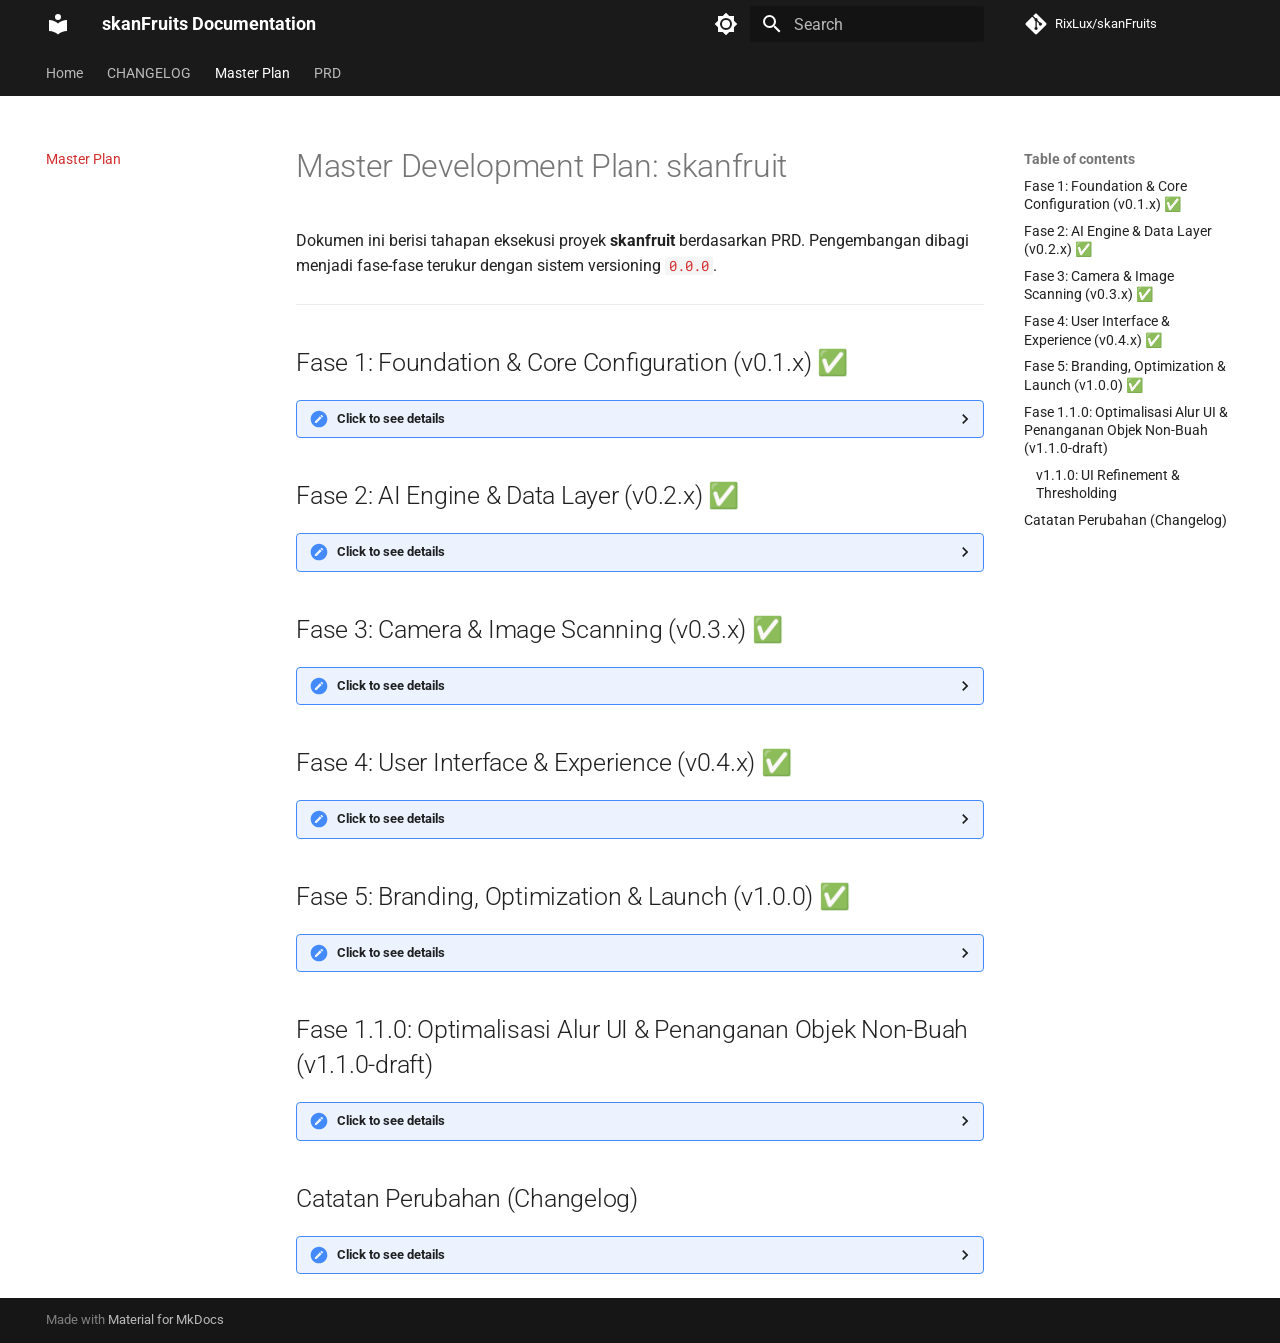
<file: Master_plan/index.html>
<!doctype html>
<html lang="en" class="no-js">
  <head>
    
      <meta charset="utf-8">
      <meta name="viewport" content="width=device-width,initial-scale=1">
      
        <meta name="description" content="Documentation">
      
      
      
        <link rel="canonical" href="https://rixlux.github.io/skanFruits/Master_plan/">
      
      
        <link rel="prev" href="../CHANGELOG/">
      
      
        <link rel="next" href="../PRD/">
      
      
        
      
      
      <link rel="icon" href="../assets/images/favicon.png">
      <meta name="generator" content="mkdocs-1.6.1, mkdocs-material-9.7.6">
    
    
      
        <title>Master Plan - skanFruits Documentation</title>
      
    
    
      <link rel="stylesheet" href="../assets/stylesheets/main.484c7ddc.min.css">
      
        
        <link rel="stylesheet" href="../assets/stylesheets/palette.ab4e12ef.min.css">
      
      


    
    
      
    
    
      
        
        
        <link rel="preconnect" href="https://fonts.gstatic.com" crossorigin>
        <link rel="stylesheet" href="https://fonts.googleapis.com/css?family=Roboto:300,300i,400,400i,700,700i%7CRoboto+Mono:400,400i,700,700i&display=fallback">
        <style>:root{--md-text-font:"Roboto";--md-code-font:"Roboto Mono"}</style>
      
    
    
      <link rel="stylesheet" href="../stylesheets/extra.css">
    
    <script>__md_scope=new URL("..",location),__md_hash=e=>[...e].reduce(((e,_)=>(e<<5)-e+_.charCodeAt(0)),0),__md_get=(e,_=localStorage,t=__md_scope)=>JSON.parse(_.getItem(t.pathname+"."+e)),__md_set=(e,_,t=localStorage,a=__md_scope)=>{try{t.setItem(a.pathname+"."+e,JSON.stringify(_))}catch(e){}}</script>
    
      

    
    
  </head>
  
  
    
    
      
    
    
    
    
    <body dir="ltr" data-md-color-scheme="default" data-md-color-primary="deep-purple" data-md-color-accent="indigo">
  
    
    <input class="md-toggle" data-md-toggle="drawer" type="checkbox" id="__drawer" autocomplete="off">
    <input class="md-toggle" data-md-toggle="search" type="checkbox" id="__search" autocomplete="off">
    <label class="md-overlay" for="__drawer"></label>
    <div data-md-component="skip">
      
        
        <a href="#master-development-plan-skanfruit" class="md-skip">
          Skip to content
        </a>
      
    </div>
    <div data-md-component="announce">
      
    </div>
    
    
      

<header class="md-header" data-md-component="header">
  <nav class="md-header__inner md-grid" aria-label="Header">
    <a href=".." title="skanFruits Documentation" class="md-header__button md-logo" aria-label="skanFruits Documentation" data-md-component="logo">
      
  
  <svg xmlns="http://www.w3.org/2000/svg" viewBox="0 0 24 24"><path d="M12 8a3 3 0 0 0 3-3 3 3 0 0 0-3-3 3 3 0 0 0-3 3 3 3 0 0 0 3 3m0 3.54C9.64 9.35 6.5 8 3 8v11c3.5 0 6.64 1.35 9 3.54 2.36-2.19 5.5-3.54 9-3.54V8c-3.5 0-6.64 1.35-9 3.54"/></svg>

    </a>
    <label class="md-header__button md-icon" for="__drawer">
      
      <svg xmlns="http://www.w3.org/2000/svg" viewBox="0 0 24 24"><path d="M3 6h18v2H3zm0 5h18v2H3zm0 5h18v2H3z"/></svg>
    </label>
    <div class="md-header__title" data-md-component="header-title">
      <div class="md-header__ellipsis">
        <div class="md-header__topic">
          <span class="md-ellipsis">
            skanFruits Documentation
          </span>
        </div>
        <div class="md-header__topic" data-md-component="header-topic">
          <span class="md-ellipsis">
            
              Master Plan
            
          </span>
        </div>
      </div>
    </div>
    
      
        <form class="md-header__option" data-md-component="palette">
  
    
    
    
    <input class="md-option" data-md-color-media="(prefers-color-scheme: light)" data-md-color-scheme="default" data-md-color-primary="deep-purple" data-md-color-accent="indigo"  aria-label="Switch to dark mode"  type="radio" name="__palette" id="__palette_0">
    
      <label class="md-header__button md-icon" title="Switch to dark mode" for="__palette_1" hidden>
        <svg xmlns="http://www.w3.org/2000/svg" viewBox="0 0 24 24"><path d="M12 8a4 4 0 0 0-4 4 4 4 0 0 0 4 4 4 4 0 0 0 4-4 4 4 0 0 0-4-4m0 10a6 6 0 0 1-6-6 6 6 0 0 1 6-6 6 6 0 0 1 6 6 6 6 0 0 1-6 6m8-9.31V4h-4.69L12 .69 8.69 4H4v4.69L.69 12 4 15.31V20h4.69L12 23.31 15.31 20H20v-4.69L23.31 12z"/></svg>
      </label>
    
  
    
    
    
    <input class="md-option" data-md-color-media="(prefers-color-scheme: dark)" data-md-color-scheme="slate" data-md-color-primary="black" data-md-color-accent="blue"  aria-label="Switch to light mode"  type="radio" name="__palette" id="__palette_1">
    
      <label class="md-header__button md-icon" title="Switch to light mode" for="__palette_0" hidden>
        <svg xmlns="http://www.w3.org/2000/svg" viewBox="0 0 24 24"><path d="M12 18c-.89 0-1.74-.2-2.5-.55C11.56 16.5 13 14.42 13 12s-1.44-4.5-3.5-5.45C10.26 6.2 11.11 6 12 6a6 6 0 0 1 6 6 6 6 0 0 1-6 6m8-9.31V4h-4.69L12 .69 8.69 4H4v4.69L.69 12 4 15.31V20h4.69L12 23.31 15.31 20H20v-4.69L23.31 12z"/></svg>
      </label>
    
  
</form>
      
    
    
      <script>var palette=__md_get("__palette");if(palette&&palette.color){if("(prefers-color-scheme)"===palette.color.media){var media=matchMedia("(prefers-color-scheme: light)"),input=document.querySelector(media.matches?"[data-md-color-media='(prefers-color-scheme: light)']":"[data-md-color-media='(prefers-color-scheme: dark)']");palette.color.media=input.getAttribute("data-md-color-media"),palette.color.scheme=input.getAttribute("data-md-color-scheme"),palette.color.primary=input.getAttribute("data-md-color-primary"),palette.color.accent=input.getAttribute("data-md-color-accent")}for(var[key,value]of Object.entries(palette.color))document.body.setAttribute("data-md-color-"+key,value)}</script>
    
    
    
      
      
        <label class="md-header__button md-icon" for="__search">
          
          <svg xmlns="http://www.w3.org/2000/svg" viewBox="0 0 24 24"><path d="M9.5 3A6.5 6.5 0 0 1 16 9.5c0 1.61-.59 3.09-1.56 4.23l.27.27h.79l5 5-1.5 1.5-5-5v-.79l-.27-.27A6.52 6.52 0 0 1 9.5 16 6.5 6.5 0 0 1 3 9.5 6.5 6.5 0 0 1 9.5 3m0 2C7 5 5 7 5 9.5S7 14 9.5 14 14 12 14 9.5 12 5 9.5 5"/></svg>
        </label>
        <div class="md-search" data-md-component="search" role="dialog">
  <label class="md-search__overlay" for="__search"></label>
  <div class="md-search__inner" role="search">
    <form class="md-search__form" name="search">
      <input type="text" class="md-search__input" name="query" aria-label="Search" placeholder="Search" autocapitalize="off" autocorrect="off" autocomplete="off" spellcheck="false" data-md-component="search-query" required>
      <label class="md-search__icon md-icon" for="__search">
        
        <svg xmlns="http://www.w3.org/2000/svg" viewBox="0 0 24 24"><path d="M9.5 3A6.5 6.5 0 0 1 16 9.5c0 1.61-.59 3.09-1.56 4.23l.27.27h.79l5 5-1.5 1.5-5-5v-.79l-.27-.27A6.52 6.52 0 0 1 9.5 16 6.5 6.5 0 0 1 3 9.5 6.5 6.5 0 0 1 9.5 3m0 2C7 5 5 7 5 9.5S7 14 9.5 14 14 12 14 9.5 12 5 9.5 5"/></svg>
        
        <svg xmlns="http://www.w3.org/2000/svg" viewBox="0 0 24 24"><path d="M20 11v2H8l5.5 5.5-1.42 1.42L4.16 12l7.92-7.92L13.5 5.5 8 11z"/></svg>
      </label>
      <nav class="md-search__options" aria-label="Search">
        
          <a href="javascript:void(0)" class="md-search__icon md-icon" title="Share" aria-label="Share" data-clipboard data-clipboard-text="" data-md-component="search-share" tabindex="-1">
            
            <svg xmlns="http://www.w3.org/2000/svg" viewBox="0 0 24 24"><path d="M18 16.08c-.76 0-1.44.3-1.96.77L8.91 12.7c.05-.23.09-.46.09-.7s-.04-.47-.09-.7l7.05-4.11c.54.5 1.25.81 2.04.81a3 3 0 0 0 3-3 3 3 0 0 0-3-3 3 3 0 0 0-3 3c0 .24.04.47.09.7L8.04 9.81C7.5 9.31 6.79 9 6 9a3 3 0 0 0-3 3 3 3 0 0 0 3 3c.79 0 1.5-.31 2.04-.81l7.12 4.15c-.05.21-.08.43-.08.66 0 1.61 1.31 2.91 2.92 2.91s2.92-1.3 2.92-2.91A2.92 2.92 0 0 0 18 16.08"/></svg>
          </a>
        
        <button type="reset" class="md-search__icon md-icon" title="Clear" aria-label="Clear" tabindex="-1">
          
          <svg xmlns="http://www.w3.org/2000/svg" viewBox="0 0 24 24"><path d="M19 6.41 17.59 5 12 10.59 6.41 5 5 6.41 10.59 12 5 17.59 6.41 19 12 13.41 17.59 19 19 17.59 13.41 12z"/></svg>
        </button>
      </nav>
      
        <div class="md-search__suggest" data-md-component="search-suggest"></div>
      
    </form>
    <div class="md-search__output">
      <div class="md-search__scrollwrap" tabindex="0" data-md-scrollfix>
        <div class="md-search-result" data-md-component="search-result">
          <div class="md-search-result__meta">
            Initializing search
          </div>
          <ol class="md-search-result__list" role="presentation"></ol>
        </div>
      </div>
    </div>
  </div>
</div>
      
    
    
      <div class="md-header__source">
        <a href="https://github.com/RixLux/skanFruits" title="Go to repository" class="md-source" data-md-component="source">
  <div class="md-source__icon md-icon">
    
    <svg xmlns="http://www.w3.org/2000/svg" viewBox="0 0 448 512"><!--! Font Awesome Free 7.1.0 by @fontawesome - https://fontawesome.com License - https://fontawesome.com/license/free (Icons: CC BY 4.0, Fonts: SIL OFL 1.1, Code: MIT License) Copyright 2025 Fonticons, Inc.--><path d="M439.6 236.1 244 40.5c-5.4-5.5-12.8-8.5-20.4-8.5s-15 3-20.4 8.4L162.5 81l51.5 51.5c27.1-9.1 52.7 16.8 43.4 43.7l49.7 49.7c34.2-11.8 61.2 31 35.5 56.7-26.5 26.5-70.2-2.9-56-37.3L240.3 199v121.9c25.3 12.5 22.3 41.8 9.1 55-6.4 6.4-15.2 10.1-24.3 10.1s-17.8-3.6-24.3-10.1c-17.6-17.6-11.1-46.9 11.2-56v-123c-20.8-8.5-24.6-30.7-18.6-45L142.6 101 8.5 235.1C3 240.6 0 247.9 0 255.5s3 15 8.5 20.4l195.6 195.7c5.4 5.4 12.7 8.4 20.4 8.4s15-3 20.4-8.4l194.7-194.7c5.4-5.4 8.4-12.8 8.4-20.4s-3-15-8.4-20.4"/></svg>
  </div>
  <div class="md-source__repository">
    RixLux/skanFruits
  </div>
</a>
      </div>
    
  </nav>
  
</header>
    
    <div class="md-container" data-md-component="container">
      
      
        
          
            
<nav class="md-tabs" aria-label="Tabs" data-md-component="tabs">
  <div class="md-grid">
    <ul class="md-tabs__list">
      
        
  
  
  
  
    <li class="md-tabs__item">
      <a href=".." class="md-tabs__link">
        
  
  
    
  
  Home

      </a>
    </li>
  

      
        
  
  
  
  
    <li class="md-tabs__item">
      <a href="../CHANGELOG/" class="md-tabs__link">
        
  
  
    
  
  CHANGELOG

      </a>
    </li>
  

      
        
  
  
  
    
  
  
    <li class="md-tabs__item md-tabs__item--active">
      <a href="./" class="md-tabs__link">
        
  
  
    
  
  Master Plan

      </a>
    </li>
  

      
        
  
  
  
  
    <li class="md-tabs__item">
      <a href="../PRD/" class="md-tabs__link">
        
  
  
    
  
  PRD

      </a>
    </li>
  

      
    </ul>
  </div>
</nav>
          
        
      
      <main class="md-main" data-md-component="main">
        <div class="md-main__inner md-grid">
          
            
              
              <div class="md-sidebar md-sidebar--primary" data-md-component="sidebar" data-md-type="navigation" >
                <div class="md-sidebar__scrollwrap">
                  <div class="md-sidebar__inner">
                    


  


<nav class="md-nav md-nav--primary md-nav--lifted" aria-label="Navigation" data-md-level="0">
  <label class="md-nav__title" for="__drawer">
    <a href=".." title="skanFruits Documentation" class="md-nav__button md-logo" aria-label="skanFruits Documentation" data-md-component="logo">
      
  
  <svg xmlns="http://www.w3.org/2000/svg" viewBox="0 0 24 24"><path d="M12 8a3 3 0 0 0 3-3 3 3 0 0 0-3-3 3 3 0 0 0-3 3 3 3 0 0 0 3 3m0 3.54C9.64 9.35 6.5 8 3 8v11c3.5 0 6.64 1.35 9 3.54 2.36-2.19 5.5-3.54 9-3.54V8c-3.5 0-6.64 1.35-9 3.54"/></svg>

    </a>
    skanFruits Documentation
  </label>
  
    <div class="md-nav__source">
      <a href="https://github.com/RixLux/skanFruits" title="Go to repository" class="md-source" data-md-component="source">
  <div class="md-source__icon md-icon">
    
    <svg xmlns="http://www.w3.org/2000/svg" viewBox="0 0 448 512"><!--! Font Awesome Free 7.1.0 by @fontawesome - https://fontawesome.com License - https://fontawesome.com/license/free (Icons: CC BY 4.0, Fonts: SIL OFL 1.1, Code: MIT License) Copyright 2025 Fonticons, Inc.--><path d="M439.6 236.1 244 40.5c-5.4-5.5-12.8-8.5-20.4-8.5s-15 3-20.4 8.4L162.5 81l51.5 51.5c27.1-9.1 52.7 16.8 43.4 43.7l49.7 49.7c34.2-11.8 61.2 31 35.5 56.7-26.5 26.5-70.2-2.9-56-37.3L240.3 199v121.9c25.3 12.5 22.3 41.8 9.1 55-6.4 6.4-15.2 10.1-24.3 10.1s-17.8-3.6-24.3-10.1c-17.6-17.6-11.1-46.9 11.2-56v-123c-20.8-8.5-24.6-30.7-18.6-45L142.6 101 8.5 235.1C3 240.6 0 247.9 0 255.5s3 15 8.5 20.4l195.6 195.7c5.4 5.4 12.7 8.4 20.4 8.4s15-3 20.4-8.4l194.7-194.7c5.4-5.4 8.4-12.8 8.4-20.4s-3-15-8.4-20.4"/></svg>
  </div>
  <div class="md-source__repository">
    RixLux/skanFruits
  </div>
</a>
    </div>
  
  <ul class="md-nav__list" data-md-scrollfix>
    
      
      
  
  
  
  
    <li class="md-nav__item">
      <a href=".." class="md-nav__link">
        
  
  
  <span class="md-ellipsis">
    
  
    Home
  

    
  </span>
  
  

      </a>
    </li>
  

    
      
      
  
  
  
  
    <li class="md-nav__item">
      <a href="../CHANGELOG/" class="md-nav__link">
        
  
  
  <span class="md-ellipsis">
    
  
    CHANGELOG
  

    
  </span>
  
  

      </a>
    </li>
  

    
      
      
  
  
    
  
  
  
    <li class="md-nav__item md-nav__item--active">
      
      <input class="md-nav__toggle md-toggle" type="checkbox" id="__toc">
      
      
        
      
      
        <label class="md-nav__link md-nav__link--active" for="__toc">
          
  
  
  <span class="md-ellipsis">
    
  
    Master Plan
  

    
  </span>
  
  

          <span class="md-nav__icon md-icon"></span>
        </label>
      
      <a href="./" class="md-nav__link md-nav__link--active">
        
  
  
  <span class="md-ellipsis">
    
  
    Master Plan
  

    
  </span>
  
  

      </a>
      
        

<nav class="md-nav md-nav--secondary" aria-label="Table of contents">
  
  
  
    
  
  
    <label class="md-nav__title" for="__toc">
      <span class="md-nav__icon md-icon"></span>
      Table of contents
    </label>
    <ul class="md-nav__list" data-md-component="toc" data-md-scrollfix>
      
        <li class="md-nav__item">
  <a href="#fase-1-foundation-core-configuration-v01x" class="md-nav__link">
    <span class="md-ellipsis">
      
        Fase 1: Foundation &amp; Core Configuration (v0.1.x) ✅
      
    </span>
  </a>
  
</li>
      
        <li class="md-nav__item">
  <a href="#fase-2-ai-engine-data-layer-v02x" class="md-nav__link">
    <span class="md-ellipsis">
      
        Fase 2: AI Engine &amp; Data Layer (v0.2.x) ✅
      
    </span>
  </a>
  
</li>
      
        <li class="md-nav__item">
  <a href="#fase-3-camera-image-scanning-v03x" class="md-nav__link">
    <span class="md-ellipsis">
      
        Fase 3: Camera &amp; Image Scanning (v0.3.x) ✅
      
    </span>
  </a>
  
</li>
      
        <li class="md-nav__item">
  <a href="#fase-4-user-interface-experience-v04x" class="md-nav__link">
    <span class="md-ellipsis">
      
        Fase 4: User Interface &amp; Experience (v0.4.x) ✅
      
    </span>
  </a>
  
</li>
      
        <li class="md-nav__item">
  <a href="#fase-5-branding-optimization-launch-v100" class="md-nav__link">
    <span class="md-ellipsis">
      
        Fase 5: Branding, Optimization &amp; Launch (v1.0.0) ✅
      
    </span>
  </a>
  
</li>
      
        <li class="md-nav__item">
  <a href="#fase-110-optimalisasi-alur-ui-penanganan-objek-non-buah-v110-draft" class="md-nav__link">
    <span class="md-ellipsis">
      
        Fase 1.1.0: Optimalisasi Alur UI &amp; Penanganan Objek Non-Buah (v1.1.0-draft)
      
    </span>
  </a>
  
    <nav class="md-nav" aria-label="Fase 1.1.0: Optimalisasi Alur UI &amp; Penanganan Objek Non-Buah (v1.1.0-draft)">
      <ul class="md-nav__list">
        
          <li class="md-nav__item">
  <a href="#v110-ui-refinement-thresholding" class="md-nav__link">
    <span class="md-ellipsis">
      
        v1.1.0: UI Refinement &amp; Thresholding
      
    </span>
  </a>
  
</li>
        
      </ul>
    </nav>
  
</li>
      
        <li class="md-nav__item">
  <a href="#catatan-perubahan-changelog" class="md-nav__link">
    <span class="md-ellipsis">
      
        Catatan Perubahan (Changelog)
      
    </span>
  </a>
  
</li>
      
    </ul>
  
</nav>
      
    </li>
  

    
      
      
  
  
  
  
    <li class="md-nav__item">
      <a href="../PRD/" class="md-nav__link">
        
  
  
  <span class="md-ellipsis">
    
  
    PRD
  

    
  </span>
  
  

      </a>
    </li>
  

    
  </ul>
</nav>
                  </div>
                </div>
              </div>
            
            
              
              <div class="md-sidebar md-sidebar--secondary" data-md-component="sidebar" data-md-type="toc" >
                <div class="md-sidebar__scrollwrap">
                  <div class="md-sidebar__inner">
                    

<nav class="md-nav md-nav--secondary" aria-label="Table of contents">
  
  
  
    
  
  
    <label class="md-nav__title" for="__toc">
      <span class="md-nav__icon md-icon"></span>
      Table of contents
    </label>
    <ul class="md-nav__list" data-md-component="toc" data-md-scrollfix>
      
        <li class="md-nav__item">
  <a href="#fase-1-foundation-core-configuration-v01x" class="md-nav__link">
    <span class="md-ellipsis">
      
        Fase 1: Foundation &amp; Core Configuration (v0.1.x) ✅
      
    </span>
  </a>
  
</li>
      
        <li class="md-nav__item">
  <a href="#fase-2-ai-engine-data-layer-v02x" class="md-nav__link">
    <span class="md-ellipsis">
      
        Fase 2: AI Engine &amp; Data Layer (v0.2.x) ✅
      
    </span>
  </a>
  
</li>
      
        <li class="md-nav__item">
  <a href="#fase-3-camera-image-scanning-v03x" class="md-nav__link">
    <span class="md-ellipsis">
      
        Fase 3: Camera &amp; Image Scanning (v0.3.x) ✅
      
    </span>
  </a>
  
</li>
      
        <li class="md-nav__item">
  <a href="#fase-4-user-interface-experience-v04x" class="md-nav__link">
    <span class="md-ellipsis">
      
        Fase 4: User Interface &amp; Experience (v0.4.x) ✅
      
    </span>
  </a>
  
</li>
      
        <li class="md-nav__item">
  <a href="#fase-5-branding-optimization-launch-v100" class="md-nav__link">
    <span class="md-ellipsis">
      
        Fase 5: Branding, Optimization &amp; Launch (v1.0.0) ✅
      
    </span>
  </a>
  
</li>
      
        <li class="md-nav__item">
  <a href="#fase-110-optimalisasi-alur-ui-penanganan-objek-non-buah-v110-draft" class="md-nav__link">
    <span class="md-ellipsis">
      
        Fase 1.1.0: Optimalisasi Alur UI &amp; Penanganan Objek Non-Buah (v1.1.0-draft)
      
    </span>
  </a>
  
    <nav class="md-nav" aria-label="Fase 1.1.0: Optimalisasi Alur UI &amp; Penanganan Objek Non-Buah (v1.1.0-draft)">
      <ul class="md-nav__list">
        
          <li class="md-nav__item">
  <a href="#v110-ui-refinement-thresholding" class="md-nav__link">
    <span class="md-ellipsis">
      
        v1.1.0: UI Refinement &amp; Thresholding
      
    </span>
  </a>
  
</li>
        
      </ul>
    </nav>
  
</li>
      
        <li class="md-nav__item">
  <a href="#catatan-perubahan-changelog" class="md-nav__link">
    <span class="md-ellipsis">
      
        Catatan Perubahan (Changelog)
      
    </span>
  </a>
  
</li>
      
    </ul>
  
</nav>
                  </div>
                </div>
              </div>
            
          
          
            <div class="md-content" data-md-component="content">
              
              <article class="md-content__inner md-typeset">
                
                  


  
  


<h1 id="master-development-plan-skanfruit">Master Development Plan: skanfruit</h1>
<p>Dokumen ini berisi tahapan eksekusi proyek <strong>skanfruit</strong> berdasarkan PRD. Pengembangan dibagi menjadi fase-fase terukur dengan sistem versioning <code>0.0.0</code>.</p>
<hr />
<h2 id="fase-1-foundation-core-configuration-v01x">Fase 1: Foundation &amp; Core Configuration (v0.1.x) ✅</h2>
<details>
<summary>Click to see details</summary>
<p><strong>Tujuan:</strong> Membangun struktur folder dan sistem konfigurasi sentral agar UI tidak bergantung pada logika AI.</p>
<hr />
</details>
<h2 id="fase-2-ai-engine-data-layer-v02x">Fase 2: AI Engine &amp; Data Layer (v0.2.x) ✅</h2>
<details>
<summary>Click to see details</summary>
<p><strong>Tujuan:</strong> Mengintegrasikan TFLite dan memastikan model bisa dimuat serta diproses dengan benar.</p>
<hr />
</details>
<h2 id="fase-3-camera-image-scanning-v03x">Fase 3: Camera &amp; Image Scanning (v0.3.x) ✅</h2>
<details>
<summary>Click to see details</summary>
<p><strong>Tujuan:</strong> Implementasi fitur pemindaian secara real-time dan dari galeri.</p>
<hr />
</details>
<h2 id="fase-4-user-interface-experience-v04x">Fase 4: User Interface &amp; Experience (v0.4.x) ✅</h2>
<details>
<summary>Click to see details</summary>
<p><strong>Tujuan:</strong> Mempercantik tampilan dan memberikan feedback visual kepada pengguna.</p>
<hr />
</details>
<h2 id="fase-5-branding-optimization-launch-v100">Fase 5: Branding, Optimization &amp; Launch (v1.0.0) ✅</h2>
<details>
<summary>Click to see details</summary>
<p><strong>Tujuan:</strong> Persiapan rilis dengan aset profesional dan performa yang optimal.</p>
<hr />
</details>
<h2 id="fase-110-optimalisasi-alur-ui-penanganan-objek-non-buah-v110-draft">Fase 1.1.0: Optimalisasi Alur UI &amp; Penanganan Objek Non-Buah (v1.1.0-draft)</h2>
<details>
<summary>Click to see details</summary>
<p><strong>Tujuan:</strong> Memperbaiki alur navigasi dan akurasi informasi sebelum update besar ke Object Detection.</p>
<h3 id="v110-ui-refinement-thresholding">v1.1.0: UI Refinement &amp; Thresholding</h3>
<ul class="task-list">
<li class="task-list-item"><label class="task-list-control"><input type="checkbox" disabled checked/><span class="task-list-indicator"></span></label> <strong>Rombak Alur Navigasi:</strong><ul class="task-list">
<li class="task-list-item"><label class="task-list-control"><input type="checkbox" disabled checked/><span class="task-list-indicator"></span></label> Pembuatan <code>ResultScreen</code> sebagai halaman penuh untuk menampilkan detail analisis.</li>
<li class="task-list-item"><label class="task-list-control"><input type="checkbox" disabled checked/><span class="task-list-indicator"></span></label> Implementasi tombol "Capture" manual pada <code>ScannerScreen</code>.</li>
<li class="task-list-item"><label class="task-list-control"><input type="checkbox" disabled checked/><span class="task-list-indicator"></span></label> Navigasi otomatis ke <code>ResultScreen</code> setelah pengambilan gambar (Kamera/Galeri).</li>
</ul>
</li>
<li class="task-list-item"><label class="task-list-control"><input type="checkbox" disabled checked/><span class="task-list-indicator"></span></label> <strong>Logika Threshold 80%:</strong><ul class="task-list">
<li class="task-list-item"><label class="task-list-control"><input type="checkbox" disabled checked/><span class="task-list-indicator"></span></label> Penambahan logika kondisional pada <code>ScannerController</code> atau <code>FruitAnalyzerService</code>: <code>if (confidence &lt; 0.80)</code>.</li>
<li class="task-list-item"><label class="task-list-control"><input type="checkbox" disabled checked/><span class="task-list-indicator"></span></label> Implementasi UI peringatan khusus pada <code>ResultScreen</code> untuk hasil dengan keyakinan rendah.</li>
</ul>
</li>
<li class="task-list-item"><label class="task-list-control"><input type="checkbox" disabled checked/><span class="task-list-indicator"></span></label> <strong>Feedback Instan:</strong><ul class="task-list">
<li class="task-list-item"><label class="task-list-control"><input type="checkbox" disabled checked/><span class="task-list-indicator"></span></label> Implementasi modal loading sederhana saat proses analisis berlangsung sebelum transisi halaman.</li>
</ul>
</li>
</ul>
<hr />
</details>
<h2 id="catatan-perubahan-changelog">Catatan Perubahan (Changelog)</h2>
<details>
<summary>Click to see details</summary>
<ul>
<li><strong>v1.1.0-draft:</strong> Penambahan fase optimalisasi alur UI dan thresholding akurasi.</li>
<li><strong>v1.0.0:</strong> Proyek dasar selesai. Seluruh fitur utama telah diimplementasikan.</li>
<li><strong>v0.0.0:</strong> Inisiasi dokumen Master Plan.</li>
</ul>
</details>












                
              </article>
            </div>
          
          
<script>var target=document.getElementById(location.hash.slice(1));target&&target.name&&(target.checked=target.name.startsWith("__tabbed_"))</script>
        </div>
        
          <button type="button" class="md-top md-icon" data-md-component="top" hidden>
  
  <svg xmlns="http://www.w3.org/2000/svg" viewBox="0 0 24 24"><path d="M13 20h-2V8l-5.5 5.5-1.42-1.42L12 4.16l7.92 7.92-1.42 1.42L13 8z"/></svg>
  Back to top
</button>
        
      </main>
      
        <footer class="md-footer">
  
  <div class="md-footer-meta md-typeset">
    <div class="md-footer-meta__inner md-grid">
      <div class="md-copyright">
  
  
    Made with
    <a href="https://squidfunk.github.io/mkdocs-material/" target="_blank" rel="noopener">
      Material for MkDocs
    </a>
  
</div>
      
    </div>
  </div>
</footer>
      
    </div>
    <div class="md-dialog" data-md-component="dialog">
      <div class="md-dialog__inner md-typeset"></div>
    </div>
    
    
    
      
      
      <script id="__config" type="application/json">{"annotate": null, "base": "..", "features": ["navigation.tabs", "navigation.sections", "navigation.top", "search.highlight", "search.suggest", "search.share", "content.code.copy"], "search": "../assets/javascripts/workers/search.2c215733.min.js", "tags": null, "translations": {"clipboard.copied": "Copied to clipboard", "clipboard.copy": "Copy to clipboard", "search.result.more.one": "1 more on this page", "search.result.more.other": "# more on this page", "search.result.none": "No matching documents", "search.result.one": "1 matching document", "search.result.other": "# matching documents", "search.result.placeholder": "Type to start searching", "search.result.term.missing": "Missing", "select.version": "Select version"}, "version": null}</script>
    
    
      <script src="../assets/javascripts/bundle.79ae519e.min.js"></script>
      
    
  </body>
</html>
</file>
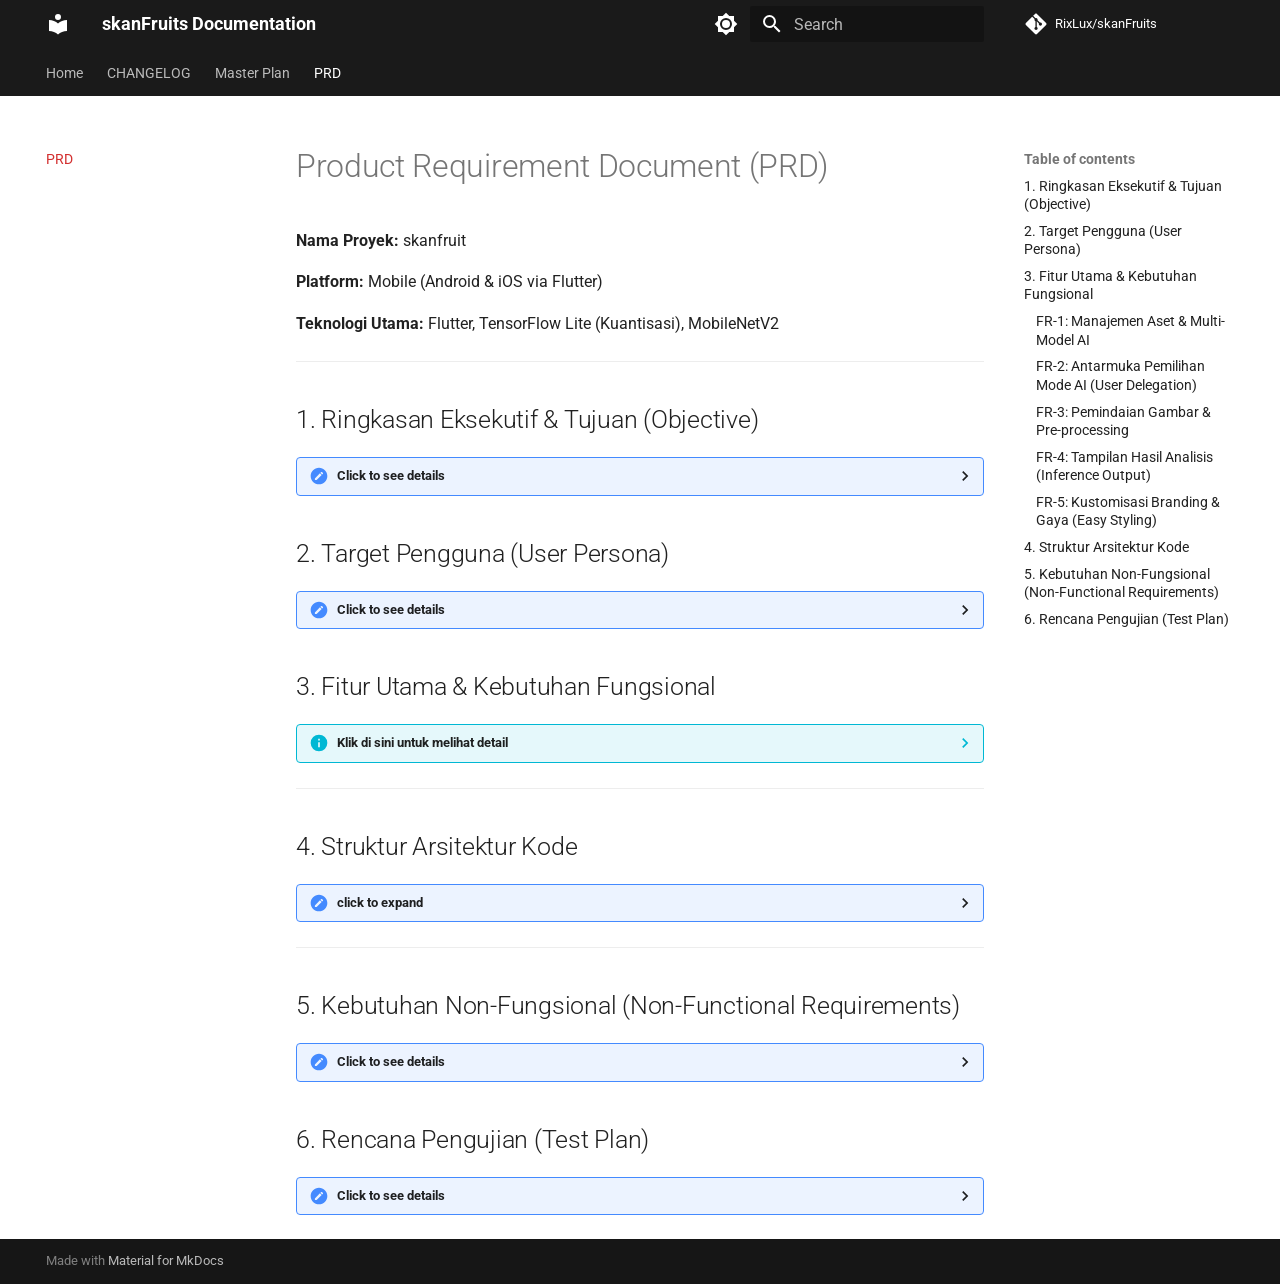
<file: PRD/index.html>
<!doctype html>
<html lang="en" class="no-js">
  <head>
    
      <meta charset="utf-8">
      <meta name="viewport" content="width=device-width,initial-scale=1">
      
        <meta name="description" content="Documentation">
      
      
      
        <link rel="canonical" href="https://rixlux.github.io/skanFruits/PRD/">
      
      
        <link rel="prev" href="../Master_plan/">
      
      
      
        
      
      
      <link rel="icon" href="../assets/images/favicon.png">
      <meta name="generator" content="mkdocs-1.6.1, mkdocs-material-9.7.6">
    
    
      
        <title>PRD - skanFruits Documentation</title>
      
    
    
      <link rel="stylesheet" href="../assets/stylesheets/main.484c7ddc.min.css">
      
        
        <link rel="stylesheet" href="../assets/stylesheets/palette.ab4e12ef.min.css">
      
      


    
    
      
    
    
      
        
        
        <link rel="preconnect" href="https://fonts.gstatic.com" crossorigin>
        <link rel="stylesheet" href="https://fonts.googleapis.com/css?family=Roboto:300,300i,400,400i,700,700i%7CRoboto+Mono:400,400i,700,700i&display=fallback">
        <style>:root{--md-text-font:"Roboto";--md-code-font:"Roboto Mono"}</style>
      
    
    
      <link rel="stylesheet" href="../stylesheets/extra.css">
    
    <script>__md_scope=new URL("..",location),__md_hash=e=>[...e].reduce(((e,_)=>(e<<5)-e+_.charCodeAt(0)),0),__md_get=(e,_=localStorage,t=__md_scope)=>JSON.parse(_.getItem(t.pathname+"."+e)),__md_set=(e,_,t=localStorage,a=__md_scope)=>{try{t.setItem(a.pathname+"."+e,JSON.stringify(_))}catch(e){}}</script>
    
      

    
    
  </head>
  
  
    
    
      
    
    
    
    
    <body dir="ltr" data-md-color-scheme="default" data-md-color-primary="deep-purple" data-md-color-accent="indigo">
  
    
    <input class="md-toggle" data-md-toggle="drawer" type="checkbox" id="__drawer" autocomplete="off">
    <input class="md-toggle" data-md-toggle="search" type="checkbox" id="__search" autocomplete="off">
    <label class="md-overlay" for="__drawer"></label>
    <div data-md-component="skip">
      
        
        <a href="#product-requirement-document-prd" class="md-skip">
          Skip to content
        </a>
      
    </div>
    <div data-md-component="announce">
      
    </div>
    
    
      

<header class="md-header" data-md-component="header">
  <nav class="md-header__inner md-grid" aria-label="Header">
    <a href=".." title="skanFruits Documentation" class="md-header__button md-logo" aria-label="skanFruits Documentation" data-md-component="logo">
      
  
  <svg xmlns="http://www.w3.org/2000/svg" viewBox="0 0 24 24"><path d="M12 8a3 3 0 0 0 3-3 3 3 0 0 0-3-3 3 3 0 0 0-3 3 3 3 0 0 0 3 3m0 3.54C9.64 9.35 6.5 8 3 8v11c3.5 0 6.64 1.35 9 3.54 2.36-2.19 5.5-3.54 9-3.54V8c-3.5 0-6.64 1.35-9 3.54"/></svg>

    </a>
    <label class="md-header__button md-icon" for="__drawer">
      
      <svg xmlns="http://www.w3.org/2000/svg" viewBox="0 0 24 24"><path d="M3 6h18v2H3zm0 5h18v2H3zm0 5h18v2H3z"/></svg>
    </label>
    <div class="md-header__title" data-md-component="header-title">
      <div class="md-header__ellipsis">
        <div class="md-header__topic">
          <span class="md-ellipsis">
            skanFruits Documentation
          </span>
        </div>
        <div class="md-header__topic" data-md-component="header-topic">
          <span class="md-ellipsis">
            
              PRD
            
          </span>
        </div>
      </div>
    </div>
    
      
        <form class="md-header__option" data-md-component="palette">
  
    
    
    
    <input class="md-option" data-md-color-media="(prefers-color-scheme: light)" data-md-color-scheme="default" data-md-color-primary="deep-purple" data-md-color-accent="indigo"  aria-label="Switch to dark mode"  type="radio" name="__palette" id="__palette_0">
    
      <label class="md-header__button md-icon" title="Switch to dark mode" for="__palette_1" hidden>
        <svg xmlns="http://www.w3.org/2000/svg" viewBox="0 0 24 24"><path d="M12 8a4 4 0 0 0-4 4 4 4 0 0 0 4 4 4 4 0 0 0 4-4 4 4 0 0 0-4-4m0 10a6 6 0 0 1-6-6 6 6 0 0 1 6-6 6 6 0 0 1 6 6 6 6 0 0 1-6 6m8-9.31V4h-4.69L12 .69 8.69 4H4v4.69L.69 12 4 15.31V20h4.69L12 23.31 15.31 20H20v-4.69L23.31 12z"/></svg>
      </label>
    
  
    
    
    
    <input class="md-option" data-md-color-media="(prefers-color-scheme: dark)" data-md-color-scheme="slate" data-md-color-primary="black" data-md-color-accent="blue"  aria-label="Switch to light mode"  type="radio" name="__palette" id="__palette_1">
    
      <label class="md-header__button md-icon" title="Switch to light mode" for="__palette_0" hidden>
        <svg xmlns="http://www.w3.org/2000/svg" viewBox="0 0 24 24"><path d="M12 18c-.89 0-1.74-.2-2.5-.55C11.56 16.5 13 14.42 13 12s-1.44-4.5-3.5-5.45C10.26 6.2 11.11 6 12 6a6 6 0 0 1 6 6 6 6 0 0 1-6 6m8-9.31V4h-4.69L12 .69 8.69 4H4v4.69L.69 12 4 15.31V20h4.69L12 23.31 15.31 20H20v-4.69L23.31 12z"/></svg>
      </label>
    
  
</form>
      
    
    
      <script>var palette=__md_get("__palette");if(palette&&palette.color){if("(prefers-color-scheme)"===palette.color.media){var media=matchMedia("(prefers-color-scheme: light)"),input=document.querySelector(media.matches?"[data-md-color-media='(prefers-color-scheme: light)']":"[data-md-color-media='(prefers-color-scheme: dark)']");palette.color.media=input.getAttribute("data-md-color-media"),palette.color.scheme=input.getAttribute("data-md-color-scheme"),palette.color.primary=input.getAttribute("data-md-color-primary"),palette.color.accent=input.getAttribute("data-md-color-accent")}for(var[key,value]of Object.entries(palette.color))document.body.setAttribute("data-md-color-"+key,value)}</script>
    
    
    
      
      
        <label class="md-header__button md-icon" for="__search">
          
          <svg xmlns="http://www.w3.org/2000/svg" viewBox="0 0 24 24"><path d="M9.5 3A6.5 6.5 0 0 1 16 9.5c0 1.61-.59 3.09-1.56 4.23l.27.27h.79l5 5-1.5 1.5-5-5v-.79l-.27-.27A6.52 6.52 0 0 1 9.5 16 6.5 6.5 0 0 1 3 9.5 6.5 6.5 0 0 1 9.5 3m0 2C7 5 5 7 5 9.5S7 14 9.5 14 14 12 14 9.5 12 5 9.5 5"/></svg>
        </label>
        <div class="md-search" data-md-component="search" role="dialog">
  <label class="md-search__overlay" for="__search"></label>
  <div class="md-search__inner" role="search">
    <form class="md-search__form" name="search">
      <input type="text" class="md-search__input" name="query" aria-label="Search" placeholder="Search" autocapitalize="off" autocorrect="off" autocomplete="off" spellcheck="false" data-md-component="search-query" required>
      <label class="md-search__icon md-icon" for="__search">
        
        <svg xmlns="http://www.w3.org/2000/svg" viewBox="0 0 24 24"><path d="M9.5 3A6.5 6.5 0 0 1 16 9.5c0 1.61-.59 3.09-1.56 4.23l.27.27h.79l5 5-1.5 1.5-5-5v-.79l-.27-.27A6.52 6.52 0 0 1 9.5 16 6.5 6.5 0 0 1 3 9.5 6.5 6.5 0 0 1 9.5 3m0 2C7 5 5 7 5 9.5S7 14 9.5 14 14 12 14 9.5 12 5 9.5 5"/></svg>
        
        <svg xmlns="http://www.w3.org/2000/svg" viewBox="0 0 24 24"><path d="M20 11v2H8l5.5 5.5-1.42 1.42L4.16 12l7.92-7.92L13.5 5.5 8 11z"/></svg>
      </label>
      <nav class="md-search__options" aria-label="Search">
        
          <a href="javascript:void(0)" class="md-search__icon md-icon" title="Share" aria-label="Share" data-clipboard data-clipboard-text="" data-md-component="search-share" tabindex="-1">
            
            <svg xmlns="http://www.w3.org/2000/svg" viewBox="0 0 24 24"><path d="M18 16.08c-.76 0-1.44.3-1.96.77L8.91 12.7c.05-.23.09-.46.09-.7s-.04-.47-.09-.7l7.05-4.11c.54.5 1.25.81 2.04.81a3 3 0 0 0 3-3 3 3 0 0 0-3-3 3 3 0 0 0-3 3c0 .24.04.47.09.7L8.04 9.81C7.5 9.31 6.79 9 6 9a3 3 0 0 0-3 3 3 3 0 0 0 3 3c.79 0 1.5-.31 2.04-.81l7.12 4.15c-.05.21-.08.43-.08.66 0 1.61 1.31 2.91 2.92 2.91s2.92-1.3 2.92-2.91A2.92 2.92 0 0 0 18 16.08"/></svg>
          </a>
        
        <button type="reset" class="md-search__icon md-icon" title="Clear" aria-label="Clear" tabindex="-1">
          
          <svg xmlns="http://www.w3.org/2000/svg" viewBox="0 0 24 24"><path d="M19 6.41 17.59 5 12 10.59 6.41 5 5 6.41 10.59 12 5 17.59 6.41 19 12 13.41 17.59 19 19 17.59 13.41 12z"/></svg>
        </button>
      </nav>
      
        <div class="md-search__suggest" data-md-component="search-suggest"></div>
      
    </form>
    <div class="md-search__output">
      <div class="md-search__scrollwrap" tabindex="0" data-md-scrollfix>
        <div class="md-search-result" data-md-component="search-result">
          <div class="md-search-result__meta">
            Initializing search
          </div>
          <ol class="md-search-result__list" role="presentation"></ol>
        </div>
      </div>
    </div>
  </div>
</div>
      
    
    
      <div class="md-header__source">
        <a href="https://github.com/RixLux/skanFruits" title="Go to repository" class="md-source" data-md-component="source">
  <div class="md-source__icon md-icon">
    
    <svg xmlns="http://www.w3.org/2000/svg" viewBox="0 0 448 512"><!--! Font Awesome Free 7.1.0 by @fontawesome - https://fontawesome.com License - https://fontawesome.com/license/free (Icons: CC BY 4.0, Fonts: SIL OFL 1.1, Code: MIT License) Copyright 2025 Fonticons, Inc.--><path d="M439.6 236.1 244 40.5c-5.4-5.5-12.8-8.5-20.4-8.5s-15 3-20.4 8.4L162.5 81l51.5 51.5c27.1-9.1 52.7 16.8 43.4 43.7l49.7 49.7c34.2-11.8 61.2 31 35.5 56.7-26.5 26.5-70.2-2.9-56-37.3L240.3 199v121.9c25.3 12.5 22.3 41.8 9.1 55-6.4 6.4-15.2 10.1-24.3 10.1s-17.8-3.6-24.3-10.1c-17.6-17.6-11.1-46.9 11.2-56v-123c-20.8-8.5-24.6-30.7-18.6-45L142.6 101 8.5 235.1C3 240.6 0 247.9 0 255.5s3 15 8.5 20.4l195.6 195.7c5.4 5.4 12.7 8.4 20.4 8.4s15-3 20.4-8.4l194.7-194.7c5.4-5.4 8.4-12.8 8.4-20.4s-3-15-8.4-20.4"/></svg>
  </div>
  <div class="md-source__repository">
    RixLux/skanFruits
  </div>
</a>
      </div>
    
  </nav>
  
</header>
    
    <div class="md-container" data-md-component="container">
      
      
        
          
            
<nav class="md-tabs" aria-label="Tabs" data-md-component="tabs">
  <div class="md-grid">
    <ul class="md-tabs__list">
      
        
  
  
  
  
    <li class="md-tabs__item">
      <a href=".." class="md-tabs__link">
        
  
  
    
  
  Home

      </a>
    </li>
  

      
        
  
  
  
  
    <li class="md-tabs__item">
      <a href="../CHANGELOG/" class="md-tabs__link">
        
  
  
    
  
  CHANGELOG

      </a>
    </li>
  

      
        
  
  
  
  
    <li class="md-tabs__item">
      <a href="../Master_plan/" class="md-tabs__link">
        
  
  
    
  
  Master Plan

      </a>
    </li>
  

      
        
  
  
  
    
  
  
    <li class="md-tabs__item md-tabs__item--active">
      <a href="./" class="md-tabs__link">
        
  
  
    
  
  PRD

      </a>
    </li>
  

      
    </ul>
  </div>
</nav>
          
        
      
      <main class="md-main" data-md-component="main">
        <div class="md-main__inner md-grid">
          
            
              
              <div class="md-sidebar md-sidebar--primary" data-md-component="sidebar" data-md-type="navigation" >
                <div class="md-sidebar__scrollwrap">
                  <div class="md-sidebar__inner">
                    


  


<nav class="md-nav md-nav--primary md-nav--lifted" aria-label="Navigation" data-md-level="0">
  <label class="md-nav__title" for="__drawer">
    <a href=".." title="skanFruits Documentation" class="md-nav__button md-logo" aria-label="skanFruits Documentation" data-md-component="logo">
      
  
  <svg xmlns="http://www.w3.org/2000/svg" viewBox="0 0 24 24"><path d="M12 8a3 3 0 0 0 3-3 3 3 0 0 0-3-3 3 3 0 0 0-3 3 3 3 0 0 0 3 3m0 3.54C9.64 9.35 6.5 8 3 8v11c3.5 0 6.64 1.35 9 3.54 2.36-2.19 5.5-3.54 9-3.54V8c-3.5 0-6.64 1.35-9 3.54"/></svg>

    </a>
    skanFruits Documentation
  </label>
  
    <div class="md-nav__source">
      <a href="https://github.com/RixLux/skanFruits" title="Go to repository" class="md-source" data-md-component="source">
  <div class="md-source__icon md-icon">
    
    <svg xmlns="http://www.w3.org/2000/svg" viewBox="0 0 448 512"><!--! Font Awesome Free 7.1.0 by @fontawesome - https://fontawesome.com License - https://fontawesome.com/license/free (Icons: CC BY 4.0, Fonts: SIL OFL 1.1, Code: MIT License) Copyright 2025 Fonticons, Inc.--><path d="M439.6 236.1 244 40.5c-5.4-5.5-12.8-8.5-20.4-8.5s-15 3-20.4 8.4L162.5 81l51.5 51.5c27.1-9.1 52.7 16.8 43.4 43.7l49.7 49.7c34.2-11.8 61.2 31 35.5 56.7-26.5 26.5-70.2-2.9-56-37.3L240.3 199v121.9c25.3 12.5 22.3 41.8 9.1 55-6.4 6.4-15.2 10.1-24.3 10.1s-17.8-3.6-24.3-10.1c-17.6-17.6-11.1-46.9 11.2-56v-123c-20.8-8.5-24.6-30.7-18.6-45L142.6 101 8.5 235.1C3 240.6 0 247.9 0 255.5s3 15 8.5 20.4l195.6 195.7c5.4 5.4 12.7 8.4 20.4 8.4s15-3 20.4-8.4l194.7-194.7c5.4-5.4 8.4-12.8 8.4-20.4s-3-15-8.4-20.4"/></svg>
  </div>
  <div class="md-source__repository">
    RixLux/skanFruits
  </div>
</a>
    </div>
  
  <ul class="md-nav__list" data-md-scrollfix>
    
      
      
  
  
  
  
    <li class="md-nav__item">
      <a href=".." class="md-nav__link">
        
  
  
  <span class="md-ellipsis">
    
  
    Home
  

    
  </span>
  
  

      </a>
    </li>
  

    
      
      
  
  
  
  
    <li class="md-nav__item">
      <a href="../CHANGELOG/" class="md-nav__link">
        
  
  
  <span class="md-ellipsis">
    
  
    CHANGELOG
  

    
  </span>
  
  

      </a>
    </li>
  

    
      
      
  
  
  
  
    <li class="md-nav__item">
      <a href="../Master_plan/" class="md-nav__link">
        
  
  
  <span class="md-ellipsis">
    
  
    Master Plan
  

    
  </span>
  
  

      </a>
    </li>
  

    
      
      
  
  
    
  
  
  
    <li class="md-nav__item md-nav__item--active">
      
      <input class="md-nav__toggle md-toggle" type="checkbox" id="__toc">
      
      
        
      
      
        <label class="md-nav__link md-nav__link--active" for="__toc">
          
  
  
  <span class="md-ellipsis">
    
  
    PRD
  

    
  </span>
  
  

          <span class="md-nav__icon md-icon"></span>
        </label>
      
      <a href="./" class="md-nav__link md-nav__link--active">
        
  
  
  <span class="md-ellipsis">
    
  
    PRD
  

    
  </span>
  
  

      </a>
      
        

<nav class="md-nav md-nav--secondary" aria-label="Table of contents">
  
  
  
    
  
  
    <label class="md-nav__title" for="__toc">
      <span class="md-nav__icon md-icon"></span>
      Table of contents
    </label>
    <ul class="md-nav__list" data-md-component="toc" data-md-scrollfix>
      
        <li class="md-nav__item">
  <a href="#1-ringkasan-eksekutif-tujuan-objective" class="md-nav__link">
    <span class="md-ellipsis">
      
        1. Ringkasan Eksekutif &amp; Tujuan (Objective)
      
    </span>
  </a>
  
</li>
      
        <li class="md-nav__item">
  <a href="#2-target-pengguna-user-persona" class="md-nav__link">
    <span class="md-ellipsis">
      
        2. Target Pengguna (User Persona)
      
    </span>
  </a>
  
</li>
      
        <li class="md-nav__item">
  <a href="#3-fitur-utama-kebutuhan-fungsional" class="md-nav__link">
    <span class="md-ellipsis">
      
        3. Fitur Utama &amp; Kebutuhan Fungsional
      
    </span>
  </a>
  
    <nav class="md-nav" aria-label="3. Fitur Utama &amp; Kebutuhan Fungsional">
      <ul class="md-nav__list">
        
          <li class="md-nav__item">
  <a href="#fr-1-manajemen-aset-multi-model-ai" class="md-nav__link">
    <span class="md-ellipsis">
      
        FR-1: Manajemen Aset &amp; Multi-Model AI
      
    </span>
  </a>
  
</li>
        
          <li class="md-nav__item">
  <a href="#fr-2-antarmuka-pemilihan-mode-ai-user-delegation" class="md-nav__link">
    <span class="md-ellipsis">
      
        FR-2: Antarmuka Pemilihan Mode AI (User Delegation)
      
    </span>
  </a>
  
</li>
        
          <li class="md-nav__item">
  <a href="#fr-3-pemindaian-gambar-pre-processing" class="md-nav__link">
    <span class="md-ellipsis">
      
        FR-3: Pemindaian Gambar &amp; Pre-processing
      
    </span>
  </a>
  
</li>
        
          <li class="md-nav__item">
  <a href="#fr-4-tampilan-hasil-analisis-inference-output" class="md-nav__link">
    <span class="md-ellipsis">
      
        FR-4: Tampilan Hasil Analisis (Inference Output)
      
    </span>
  </a>
  
</li>
        
          <li class="md-nav__item">
  <a href="#fr-5-kustomisasi-branding-gaya-easy-styling" class="md-nav__link">
    <span class="md-ellipsis">
      
        FR-5: Kustomisasi Branding &amp; Gaya (Easy Styling)
      
    </span>
  </a>
  
</li>
        
      </ul>
    </nav>
  
</li>
      
        <li class="md-nav__item">
  <a href="#4-struktur-arsitektur-kode" class="md-nav__link">
    <span class="md-ellipsis">
      
        4. Struktur Arsitektur Kode
      
    </span>
  </a>
  
</li>
      
        <li class="md-nav__item">
  <a href="#5-kebutuhan-non-fungsional-non-functional-requirements" class="md-nav__link">
    <span class="md-ellipsis">
      
        5. Kebutuhan Non-Fungsional (Non-Functional Requirements)
      
    </span>
  </a>
  
</li>
      
        <li class="md-nav__item">
  <a href="#6-rencana-pengujian-test-plan" class="md-nav__link">
    <span class="md-ellipsis">
      
        6. Rencana Pengujian (Test Plan)
      
    </span>
  </a>
  
</li>
      
    </ul>
  
</nav>
      
    </li>
  

    
  </ul>
</nav>
                  </div>
                </div>
              </div>
            
            
              
              <div class="md-sidebar md-sidebar--secondary" data-md-component="sidebar" data-md-type="toc" >
                <div class="md-sidebar__scrollwrap">
                  <div class="md-sidebar__inner">
                    

<nav class="md-nav md-nav--secondary" aria-label="Table of contents">
  
  
  
    
  
  
    <label class="md-nav__title" for="__toc">
      <span class="md-nav__icon md-icon"></span>
      Table of contents
    </label>
    <ul class="md-nav__list" data-md-component="toc" data-md-scrollfix>
      
        <li class="md-nav__item">
  <a href="#1-ringkasan-eksekutif-tujuan-objective" class="md-nav__link">
    <span class="md-ellipsis">
      
        1. Ringkasan Eksekutif &amp; Tujuan (Objective)
      
    </span>
  </a>
  
</li>
      
        <li class="md-nav__item">
  <a href="#2-target-pengguna-user-persona" class="md-nav__link">
    <span class="md-ellipsis">
      
        2. Target Pengguna (User Persona)
      
    </span>
  </a>
  
</li>
      
        <li class="md-nav__item">
  <a href="#3-fitur-utama-kebutuhan-fungsional" class="md-nav__link">
    <span class="md-ellipsis">
      
        3. Fitur Utama &amp; Kebutuhan Fungsional
      
    </span>
  </a>
  
    <nav class="md-nav" aria-label="3. Fitur Utama &amp; Kebutuhan Fungsional">
      <ul class="md-nav__list">
        
          <li class="md-nav__item">
  <a href="#fr-1-manajemen-aset-multi-model-ai" class="md-nav__link">
    <span class="md-ellipsis">
      
        FR-1: Manajemen Aset &amp; Multi-Model AI
      
    </span>
  </a>
  
</li>
        
          <li class="md-nav__item">
  <a href="#fr-2-antarmuka-pemilihan-mode-ai-user-delegation" class="md-nav__link">
    <span class="md-ellipsis">
      
        FR-2: Antarmuka Pemilihan Mode AI (User Delegation)
      
    </span>
  </a>
  
</li>
        
          <li class="md-nav__item">
  <a href="#fr-3-pemindaian-gambar-pre-processing" class="md-nav__link">
    <span class="md-ellipsis">
      
        FR-3: Pemindaian Gambar &amp; Pre-processing
      
    </span>
  </a>
  
</li>
        
          <li class="md-nav__item">
  <a href="#fr-4-tampilan-hasil-analisis-inference-output" class="md-nav__link">
    <span class="md-ellipsis">
      
        FR-4: Tampilan Hasil Analisis (Inference Output)
      
    </span>
  </a>
  
</li>
        
          <li class="md-nav__item">
  <a href="#fr-5-kustomisasi-branding-gaya-easy-styling" class="md-nav__link">
    <span class="md-ellipsis">
      
        FR-5: Kustomisasi Branding &amp; Gaya (Easy Styling)
      
    </span>
  </a>
  
</li>
        
      </ul>
    </nav>
  
</li>
      
        <li class="md-nav__item">
  <a href="#4-struktur-arsitektur-kode" class="md-nav__link">
    <span class="md-ellipsis">
      
        4. Struktur Arsitektur Kode
      
    </span>
  </a>
  
</li>
      
        <li class="md-nav__item">
  <a href="#5-kebutuhan-non-fungsional-non-functional-requirements" class="md-nav__link">
    <span class="md-ellipsis">
      
        5. Kebutuhan Non-Fungsional (Non-Functional Requirements)
      
    </span>
  </a>
  
</li>
      
        <li class="md-nav__item">
  <a href="#6-rencana-pengujian-test-plan" class="md-nav__link">
    <span class="md-ellipsis">
      
        6. Rencana Pengujian (Test Plan)
      
    </span>
  </a>
  
</li>
      
    </ul>
  
</nav>
                  </div>
                </div>
              </div>
            
          
          
            <div class="md-content" data-md-component="content">
              
              <article class="md-content__inner md-typeset">
                
                  


  
  


<h1 id="product-requirement-document-prd">Product Requirement Document (PRD)</h1>
<p><strong>Nama Proyek:</strong> skanfruit</p>
<p><strong>Platform:</strong> Mobile (Android &amp; iOS via Flutter)</p>
<p><strong>Teknologi Utama:</strong> Flutter, TensorFlow Lite (Kuantisasi), MobileNetV2</p>
<hr />
<h2 id="1-ringkasan-eksekutif-tujuan-objective">1. Ringkasan Eksekutif &amp; Tujuan (Objective)</h2>
<details>
<summary>Click to see details</summary>
<p>Aplikasi ini bertujuan untuk mendeteksi kualitas dan kesegaran 9 jenis buah (total 18 kelas termasuk kondisi segar vs busuk) secara <em>real-time</em> langsung menggunakan kamera HP. Aplikasi ini memberikan transparansi penuh kepada pengguna dengan mengizinkan mereka memilih mode kecerdasan AI (Mode Cepat vs Mode Akurat) sesuai dengan spesifikasi perangkat atau kebutuhan akurasi mereka.</p>
<hr />
</details>
<h2 id="2-target-pengguna-user-persona">2. Target Pengguna (User Persona)</h2>
<details>
<summary>Click to see details</summary>
<ol>
<li><strong>Pengguna Awam / Konsumen Rumah Tangga:</strong> Memastikan buah yang dibeli dalam kondisi segar.</li>
<li><strong>Pedagang Buah Kecil/UMKM:</strong> Membantu menyortir stok buah harian dengan cepat tanpa alat mahal.</li>
<li><strong>Antusias AI / Penguji (Developer/Akademisi):</strong> Membandingkan performa model AI hasil variasi <em>training</em> secara langsung di perangkat mobile.</li>
</ol>
<hr />
</details>
<h2 id="3-fitur-utama-kebutuhan-fungsional">3. Fitur Utama &amp; Kebutuhan Fungsional</h2>
<details class="info">
<summary>Klik di sini untuk melihat detail</summary>
<h3 id="fr-1-manajemen-aset-multi-model-ai">FR-1: Manajemen Aset &amp; Multi-Model AI</h3>
<ul>
<li><strong>FR-1.1:</strong> Aplikasi harus memuat file model format <code>.tflite</code> (Kuantisasi) dan file <code>labels.txt</code> dari penyimpanan lokal (<code>assets/</code>).</li>
<li><strong>FR-1.2:</strong> Aplikasi wajib menerapkan isolasi memori (<em>dispose</em>) saat model tidak digunakan agar menghemat RAM perangkat.</li>
<li><strong>FR-1.3:</strong> Aplikasi harus mendukung fitur <em>Hot-Swapping Model</em> (mengubah model aktif di latar belakang tanpa perlu me-restart aplikasi).</li>
<li><strong>FR-1.4:</strong> <strong>Sentralisasi Registry Model:</strong> Seluruh daftar jalur aset model, nama tampilan mode, dan meta-data pendukung wajib didaftarkan pada satu file konfigurasi sentral. Penambahan model eksperimen baru tidak boleh mengubah kode pada lapisan UI.</li>
</ul>
<h3 id="fr-2-antarmuka-pemilihan-mode-ai-user-delegation">FR-2: Antarmuka Pemilihan Mode AI (User Delegation)</h3>
<ul>
<li><strong>FR-2.1:</strong> Menyediakan <em>Toggle/Segmented Control</em> di layar utama agar pengguna dapat memilih mode:</li>
<li><strong>Mode Cepat (Model 10 Epochs):</strong> Inferensi kilat, konsumsi RAM super rendah.</li>
<li>
<p><strong>Mode Akurat (Model 20 Epochs):</strong> Akurasi lebih tinggi, direkomendasikan untuk HP kelas menengah atas <em>(Upcoming / Berstatus terkunci di UI jika file model belum tersedia)</em>.</p>
</li>
<li>
<p><strong>FR-2.2:</strong> Menyediakan teks deskripsi dinamis yang menjelaskan konsekuensi pemilihan mode kepada pengguna awam.</p>
</li>
</ul>
<h3 id="fr-3-pemindaian-gambar-pre-processing">FR-3: Pemindaian Gambar &amp; Pre-processing</h3>
<ul>
<li><strong>FR-3.1:</strong> <strong>Mode Kamera Langsung:</strong> Integrasi dengan kamera perangkat untuk mendeteksi buah secara langsung (<em>live preview inference</em>).</li>
<li><strong>FR-3.2:</strong> <strong>Fitur Capture Manual [BARU]:</strong> Selain live preview, aplikasi harus menyediakan tombol "Capture" (tangkap gambar) secara manual pada antarmuka kamera untuk membekukan momen dan memulai analisis mendalam.</li>
<li><strong>FR-3.3:</strong> <strong>Mode Galeri:</strong> Pengguna dapat mengunggah foto buah yang sudah ada di galeri ponsel.</li>
<li><strong>FR-3.4:</strong> <strong>Transisi Hasil [BARU]:</strong> Segera setelah gambar diambil (via capture manual atau gallery), aplikasi wajib melakukan transisi navigasi (berpindah halaman) ke halaman <code>ResultScreen</code> untuk menampilkan analisis lengkap.</li>
<li><strong>FR-3.5:</strong> <strong>Pre-processing Otomatis:</strong> Sistem Flutter harus otomatis melakukan <em>resize</em> gambar masukan ke ukuran $224 \times 224$ piksel (sesuai spesifikasi <em>training</em>) dan melakukan normalisasi nilai piksel sebelum diumpankan ke model TFLite.</li>
</ul>
<h3 id="fr-4-tampilan-hasil-analisis-inference-output">FR-4: Tampilan Hasil Analisis (Inference Output)</h3>
<ul>
<li><strong>FR-4.1:</strong> <strong>ResultScreen (Full Page) [BARU]:</strong> Hasil analisis akhir wajib ditampilkan dalam satu halaman penuh (<code>ResultScreen</code>), bukan lagi menggunakan modal pop-up. Modal pop-up hanya digunakan sementara sebagai feedback instan (misal: "Memproses gambar...", "Terjadi kesalahan").</li>
<li><strong>FR-4.2:</strong> <strong>Logika Saringan Akurasi (Threshold 80%) [BARU]:</strong><ul>
<li>Jika <em>Confidence Score</em> $\ge 80\%$: Tampilkan hasil klasifikasi normal (Nama buah dan status kesegaran).</li>
<li>Jika <em>Confidence Score</em> $&lt; 80\%$: Tampilkan pesan peringatan: <em>"Model menduga ini adalah [Nama_Buah], namun dugaan ini mungkin salah karena tingkat keyakinan rendah. Pastikan objek adalah buah dan dekatkan kamera."</em></li>
</ul>
</li>
<li><strong>FR-4.3:</strong> Menampilkan label hasil klasifikasi dengan translasi otomatis bahasa Indonesia melalui kamus pemetaan terpusat (Contoh: <code>freshapples</code> $\rightarrow$ "Apel Segar").</li>
<li><strong>FR-4.4:</strong> Menampilkan nilai kepercayaan tingkat akurasi (<em>Confidence Score</em>) dalam bentuk persentase.</li>
<li><strong>FR-4.5:</strong> Memberikan penanda warna visual: Hijau untuk buah segar (<code>fresh...</code>) dan Merah untuk buah busuk (<code>rotten...</code>).</li>
</ul>
<h3 id="fr-5-kustomisasi-branding-gaya-easy-styling">FR-5: Kustomisasi Branding &amp; Gaya (Easy Styling)</h3>
<ul>
<li><strong>FR-5.1:</strong> <strong>Manajemen Ikon Otomatis:</strong> Sistem wajib dikonfigurasi menggunakan <em>automation engine</em> (<code>flutter_launcher_icons</code>).</li>
<li><strong>FR-5.2:</strong> <strong>Native Splash Screen:</strong> Layar pembuka (<em>splash screen</em>) harus dikonfigurasi secara native (<code>flutter_native_splash</code>).</li>
<li><strong>FR-5.3:</strong> <strong>Sistem Tema Terpusat (Global Theme):</strong> Seluruh kode warna aplikasi harus mengambil nilai dari satu file konfigurasi tema sentral (<code>app_theme.dart</code>).</li>
</ul>
</details>
<hr />
<h2 id="4-struktur-arsitektur-kode">4. Struktur Arsitektur Kode</h2>
<details>
<summary>click to expand</summary>

<div class="language-text highlight"><pre><span></span><code><span id="__span-0-1"><a id="__codelineno-0-1" name="__codelineno-0-1" href="#__codelineno-0-1"></a>lib/
</span><span id="__span-0-2"><a id="__codelineno-0-2" name="__codelineno-0-2" href="#__codelineno-0-2"></a>├── core/                     
</span><span id="__span-0-3"><a id="__codelineno-0-3" name="__codelineno-0-3" href="#__codelineno-0-3"></a>│    ├── config/
</span><span id="__span-0-4"><a id="__codelineno-0-4" name="__codelineno-0-4" href="#__codelineno-0-4"></a>│    │    ├── app_config.dart 
</span><span id="__span-0-5"><a id="__codelineno-0-5" name="__codelineno-0-5" href="#__codelineno-0-5"></a>│    │    └── app_theme.dart  
</span><span id="__span-0-6"><a id="__codelineno-0-6" name="__codelineno-0-6" href="#__codelineno-0-6"></a>│    └── constants/
</span><span id="__span-0-7"><a id="__codelineno-0-7" name="__codelineno-0-7" href="#__codelineno-0-7"></a>│         └── label_mapping.dart 
</span><span id="__span-0-8"><a id="__codelineno-0-8" name="__codelineno-0-8" href="#__codelineno-0-8"></a>├── data/
</span><span id="__span-0-9"><a id="__codelineno-0-9" name="__codelineno-0-9" href="#__codelineno-0-9"></a>│    ├── models/
</span><span id="__span-0-10"><a id="__codelineno-0-10" name="__codelineno-0-10" href="#__codelineno-0-10"></a>│    │    └── recognition_result.dart 
</span><span id="__span-0-11"><a id="__codelineno-0-11" name="__codelineno-0-11" href="#__codelineno-0-11"></a>│    └── services/
</span><span id="__span-0-12"><a id="__codelineno-0-12" name="__codelineno-0-12" href="#__codelineno-0-12"></a>│         └── fruit_analyzer_service.dart 
</span><span id="__span-0-13"><a id="__codelineno-0-13" name="__codelineno-0-13" href="#__codelineno-0-13"></a>├── presentation/
</span><span id="__span-0-14"><a id="__codelineno-0-14" name="__codelineno-0-14" href="#__codelineno-0-14"></a>│    ├── scanner/
</span><span id="__span-0-15"><a id="__codelineno-0-15" name="__codelineno-0-15" href="#__codelineno-0-15"></a>│    │    ├── scanner_screen.dart     
</span><span id="__span-0-16"><a id="__codelineno-0-16" name="__codelineno-0-16" href="#__codelineno-0-16"></a>│    │    └── scanner_controller.dart 
</span><span id="__span-0-17"><a id="__codelineno-0-17" name="__codelineno-0-17" href="#__codelineno-0-17"></a>│    ├── result/
</span><span id="__span-0-18"><a id="__codelineno-0-18" name="__codelineno-0-18" href="#__codelineno-0-18"></a>│    │    └── result_screen.dart [BARU]
</span><span id="__span-0-19"><a id="__codelineno-0-19" name="__codelineno-0-19" href="#__codelineno-0-19"></a>│    └── widgets/
</span><span id="__span-0-20"><a id="__codelineno-0-20" name="__codelineno-0-20" href="#__codelineno-0-20"></a>│         └── loading_modal.dart [BARU]
</span><span id="__span-0-21"><a id="__codelineno-0-21" name="__codelineno-0-21" href="#__codelineno-0-21"></a>└── main.dart
</span></code></pre></div>

</details>

<hr />
<h2 id="5-kebutuhan-non-fungsional-non-functional-requirements">5. Kebutuhan Non-Fungsional (Non-Functional Requirements)</h2>
<details>
<summary>Click to see details</summary>
<ul>
<li><strong>Performa Kecepatan:</strong> Waktu deteksi (inferensi) tidak boleh lebih dari 500ms pada Mode Cepat di HP kelas <em>entry-level</em>.</li>
<li><strong>Ukuran Aplikasi:</strong> Ukuran total APK/IPA setelah di-build tidak boleh melebihi 50 MB.</li>
<li><strong>Ketersediaan Offline:</strong> Aplikasi harus berfungsi 100% tanpa koneksi internet (<em>on-device AI</em>).</li>
</ul>
<hr />
</details>
<h2 id="6-rencana-pengujian-test-plan">6. Rencana Pengujian (Test Plan)</h2>
<details>
<summary>Click to see details</summary>
<ol>
<li><strong>Uji Threshold Akurasi:</strong> Menguji model dengan gambar non-buah atau gambar blur untuk memastikan pesan peringatan muncul jika confidence score di bawah 80%.</li>
<li><strong>Uji Navigasi:</strong> Memastikan transisi dari <code>ScannerScreen</code> ke <code>ResultScreen</code> berjalan mulus setelah proses capture atau gallery pick.</li>
<li><strong>Uji Kebocoran Memori:</strong> Memastikan pembersihan memori dilakukan dengan benar saat berpindah-pindah halaman.</li>
</ol>
</details>












                
              </article>
            </div>
          
          
<script>var target=document.getElementById(location.hash.slice(1));target&&target.name&&(target.checked=target.name.startsWith("__tabbed_"))</script>
        </div>
        
          <button type="button" class="md-top md-icon" data-md-component="top" hidden>
  
  <svg xmlns="http://www.w3.org/2000/svg" viewBox="0 0 24 24"><path d="M13 20h-2V8l-5.5 5.5-1.42-1.42L12 4.16l7.92 7.92-1.42 1.42L13 8z"/></svg>
  Back to top
</button>
        
      </main>
      
        <footer class="md-footer">
  
  <div class="md-footer-meta md-typeset">
    <div class="md-footer-meta__inner md-grid">
      <div class="md-copyright">
  
  
    Made with
    <a href="https://squidfunk.github.io/mkdocs-material/" target="_blank" rel="noopener">
      Material for MkDocs
    </a>
  
</div>
      
    </div>
  </div>
</footer>
      
    </div>
    <div class="md-dialog" data-md-component="dialog">
      <div class="md-dialog__inner md-typeset"></div>
    </div>
    
    
    
      
      
      <script id="__config" type="application/json">{"annotate": null, "base": "..", "features": ["navigation.tabs", "navigation.sections", "navigation.top", "search.highlight", "search.suggest", "search.share", "content.code.copy"], "search": "../assets/javascripts/workers/search.2c215733.min.js", "tags": null, "translations": {"clipboard.copied": "Copied to clipboard", "clipboard.copy": "Copy to clipboard", "search.result.more.one": "1 more on this page", "search.result.more.other": "# more on this page", "search.result.none": "No matching documents", "search.result.one": "1 matching document", "search.result.other": "# matching documents", "search.result.placeholder": "Type to start searching", "search.result.term.missing": "Missing", "select.version": "Select version"}, "version": null}</script>
    
    
      <script src="../assets/javascripts/bundle.79ae519e.min.js"></script>
      
    
  </body>
</html>
</file>
<file: stylesheets/extra.css>
/* --- TEMA LIGHT (DEFAULT) --- */
[data-md-color-scheme="default"] {
    --md-primary-fg-color: #1a1a1a;
    --md-primary-fg-color--dark: #d32f2f;
    --md-accent-fg-color: #d32f2f;

    /* Warna link dan teks kode inline */
    --md-typeset-a-color: #d32f2f;
    --md-code-fg-color: #d32f2f;
}

/* --- TEMA DARK (SLATE) --- */
[data-md-color-scheme="slate"] {
    /* Menggunakan warna dark khusus pilihan user */
    --md-primary-fg-color: #ffffff;
    --md-accent-fg-color: #ffffff;

    /* Kembalikan warna teks utama agar tetap putih/abu terang (bukan ikut warna light) */
    --md-typeset-color: rgba(255, 255, 255, 0.82);
}
</file>
<file: assets/stylesheets/main.484c7ddc.min.css>
@charset "UTF-8";html{-webkit-text-size-adjust:none;-moz-text-size-adjust:none;text-size-adjust:none;box-sizing:border-box}*,:after,:before{box-sizing:inherit}@media (prefers-reduced-motion){*,:after,:before{transition:none!important}}body{margin:0}a,button,input,label{-webkit-tap-highlight-color:transparent}a{color:inherit;text-decoration:none}hr{border:0;box-sizing:initial;display:block;height:.05rem;overflow:visible;padding:0}small{font-size:80%}sub,sup{line-height:1em}img{border-style:none}table{border-collapse:initial;border-spacing:0}td,th{font-weight:400;vertical-align:top}button{background:#0000;border:0;font-family:inherit;font-size:inherit;margin:0;padding:0}input{border:0;outline:none}:root{--md-primary-fg-color:#4051b5;--md-primary-fg-color--light:#5d6cc0;--md-primary-fg-color--dark:#303fa1;--md-primary-bg-color:#fff;--md-primary-bg-color--light:#ffffffb3;--md-accent-fg-color:#526cfe;--md-accent-fg-color--transparent:#526cfe1a;--md-accent-bg-color:#fff;--md-accent-bg-color--light:#ffffffb3}[data-md-color-scheme=default]{color-scheme:light}[data-md-color-scheme=default] img[src$="#gh-dark-mode-only"],[data-md-color-scheme=default] img[src$="#only-dark"]{display:none}:root,[data-md-color-scheme=default]{--md-hue:225deg;--md-default-fg-color:#000000de;--md-default-fg-color--light:#0000008a;--md-default-fg-color--lighter:#00000052;--md-default-fg-color--lightest:#00000012;--md-default-bg-color:#fff;--md-default-bg-color--light:#ffffffb3;--md-default-bg-color--lighter:#ffffff4d;--md-default-bg-color--lightest:#ffffff1f;--md-code-fg-color:#36464e;--md-code-bg-color:#f5f5f5;--md-code-bg-color--light:#f5f5f5b3;--md-code-bg-color--lighter:#f5f5f54d;--md-code-hl-color:#4287ff;--md-code-hl-color--light:#4287ff1a;--md-code-hl-number-color:#d52a2a;--md-code-hl-special-color:#db1457;--md-code-hl-function-color:#a846b9;--md-code-hl-constant-color:#6e59d9;--md-code-hl-keyword-color:#3f6ec6;--md-code-hl-string-color:#1c7d4d;--md-code-hl-name-color:var(--md-code-fg-color);--md-code-hl-operator-color:var(--md-default-fg-color--light);--md-code-hl-punctuation-color:var(--md-default-fg-color--light);--md-code-hl-comment-color:var(--md-default-fg-color--light);--md-code-hl-generic-color:var(--md-default-fg-color--light);--md-code-hl-variable-color:var(--md-default-fg-color--light);--md-typeset-color:var(--md-default-fg-color);--md-typeset-a-color:var(--md-primary-fg-color);--md-typeset-del-color:#f5503d26;--md-typeset-ins-color:#0bd57026;--md-typeset-kbd-color:#fafafa;--md-typeset-kbd-accent-color:#fff;--md-typeset-kbd-border-color:#b8b8b8;--md-typeset-mark-color:#ffff0080;--md-typeset-table-color:#0000001f;--md-typeset-table-color--light:rgba(0,0,0,.035);--md-admonition-fg-color:var(--md-default-fg-color);--md-admonition-bg-color:var(--md-default-bg-color);--md-warning-fg-color:#000000de;--md-warning-bg-color:#ff9;--md-footer-fg-color:#fff;--md-footer-fg-color--light:#ffffffb3;--md-footer-fg-color--lighter:#ffffff73;--md-footer-bg-color:#000000de;--md-footer-bg-color--dark:#00000052;--md-shadow-z1:0 0.2rem 0.5rem #0000000d,0 0 0.05rem #0000001a;--md-shadow-z2:0 0.2rem 0.5rem #0000001a,0 0 0.05rem #00000040;--md-shadow-z3:0 0.2rem 0.5rem #0003,0 0 0.05rem #00000059}.md-icon svg{fill:currentcolor;display:block;height:1.2rem;width:1.2rem}body{-webkit-font-smoothing:antialiased;-moz-osx-font-smoothing:grayscale;--md-text-font-family:var(--md-text-font,_),-apple-system,BlinkMacSystemFont,Helvetica,Arial,sans-serif;--md-code-font-family:var(--md-code-font,_),SFMono-Regular,Consolas,Menlo,monospace}aside,body,input{font-feature-settings:"kern","liga";color:var(--md-typeset-color);font-family:var(--md-text-font-family)}code,kbd,pre{font-feature-settings:"kern";font-family:var(--md-code-font-family)}:root{--md-typeset-table-sort-icon:url('data:image/svg+xml;charset=utf-8,<svg xmlns="http://www.w3.org/2000/svg" viewBox="0 0 24 24"><path d="m18 21-4-4h3V7h-3l4-4 4 4h-3v10h3M2 19v-2h10v2M2 13v-2h7v2M2 7V5h4v2z"/></svg>');--md-typeset-table-sort-icon--asc:url('data:image/svg+xml;charset=utf-8,<svg xmlns="http://www.w3.org/2000/svg" viewBox="0 0 24 24"><path d="M19 17h3l-4 4-4-4h3V3h2M2 17h10v2H2M6 5v2H2V5m0 6h7v2H2z"/></svg>');--md-typeset-table-sort-icon--desc:url('data:image/svg+xml;charset=utf-8,<svg xmlns="http://www.w3.org/2000/svg" viewBox="0 0 24 24"><path d="M19 7h3l-4-4-4 4h3v14h2M2 17h10v2H2M6 5v2H2V5m0 6h7v2H2z"/></svg>')}.md-typeset{-webkit-print-color-adjust:exact;color-adjust:exact;font-size:.8rem;line-height:1.6;overflow-wrap:break-word}@media print{.md-typeset{font-size:.68rem}}.md-typeset blockquote,.md-typeset dl,.md-typeset figure,.md-typeset ol,.md-typeset pre,.md-typeset ul{margin-bottom:1em;margin-top:1em}.md-typeset h1{color:var(--md-default-fg-color--light);font-size:2em;line-height:1.3;margin:0 0 1.25em}.md-typeset h1,.md-typeset h2{font-weight:300;letter-spacing:-.01em}.md-typeset h2{font-size:1.5625em;line-height:1.4;margin:1.6em 0 .64em}.md-typeset h3{font-size:1.25em;font-weight:400;letter-spacing:-.01em;line-height:1.5;margin:1.6em 0 .8em}.md-typeset h2+h3{margin-top:.8em}.md-typeset h4{font-weight:700;letter-spacing:-.01em;margin:1em 0}.md-typeset h5,.md-typeset h6{color:var(--md-default-fg-color--light);font-size:.8em;font-weight:700;letter-spacing:-.01em;margin:1.25em 0}.md-typeset h5{text-transform:uppercase}.md-typeset h5 code{text-transform:none}.md-typeset hr{border-bottom:.05rem solid var(--md-default-fg-color--lightest);display:flow-root;margin:1.5em 0}.md-typeset a{color:var(--md-typeset-a-color);word-break:break-word}.md-typeset a,.md-typeset a:before{transition:color 125ms}.md-typeset a:focus,.md-typeset a:hover{color:var(--md-accent-fg-color)}.md-typeset a:focus code,.md-typeset a:hover code{background-color:var(--md-accent-fg-color--transparent);color:var(--md-accent-fg-color)}.md-typeset a code{color:var(--md-typeset-a-color)}.md-typeset a.focus-visible{outline-color:var(--md-accent-fg-color);outline-offset:.2rem}.md-typeset code,.md-typeset kbd,.md-typeset pre{color:var(--md-code-fg-color);direction:ltr;font-variant-ligatures:none;transition:background-color 125ms}@media print{.md-typeset code,.md-typeset kbd,.md-typeset pre{white-space:pre-wrap}}.md-typeset code{background-color:var(--md-code-bg-color);border-radius:.1rem;-webkit-box-decoration-break:clone;box-decoration-break:clone;font-size:.85em;padding:0 .2941176471em;transition:color 125ms,background-color 125ms;word-break:break-word}.md-typeset code:not(.focus-visible){-webkit-tap-highlight-color:transparent;outline:none}.md-typeset pre{display:flow-root;line-height:1.4;position:relative}.md-typeset pre>code{-webkit-box-decoration-break:slice;box-decoration-break:slice;box-shadow:none;display:block;margin:0;outline-color:var(--md-accent-fg-color);overflow:auto;padding:.7720588235em 1.1764705882em;scrollbar-color:var(--md-default-fg-color--lighter) #0000;scrollbar-width:thin;touch-action:auto;word-break:normal}.md-typeset pre>code:hover{scrollbar-color:var(--md-accent-fg-color) #0000}.md-typeset pre>code::-webkit-scrollbar{height:.2rem;width:.2rem}.md-typeset pre>code::-webkit-scrollbar-thumb{background-color:var(--md-default-fg-color--lighter)}.md-typeset pre>code::-webkit-scrollbar-thumb:hover{background-color:var(--md-accent-fg-color)}.md-typeset kbd{background-color:var(--md-typeset-kbd-color);border-radius:.1rem;box-shadow:0 .1rem 0 .05rem var(--md-typeset-kbd-border-color),0 .1rem 0 var(--md-typeset-kbd-border-color),0 -.1rem .2rem var(--md-typeset-kbd-accent-color) inset;color:var(--md-default-fg-color);display:inline-block;font-size:.75em;padding:0 .6666666667em;vertical-align:text-top;word-break:break-word}.md-typeset mark{background-color:var(--md-typeset-mark-color);-webkit-box-decoration-break:clone;box-decoration-break:clone;color:inherit;word-break:break-word}.md-typeset abbr{cursor:help;text-decoration:none}.md-typeset [data-preview],.md-typeset abbr{border-bottom:.05rem dotted var(--md-default-fg-color--light)}.md-typeset small{opacity:.75}[dir=ltr] .md-typeset sub,[dir=ltr] .md-typeset sup{margin-left:.078125em}[dir=rtl] .md-typeset sub,[dir=rtl] .md-typeset sup{margin-right:.078125em}[dir=ltr] .md-typeset blockquote{padding-left:.6rem}[dir=rtl] .md-typeset blockquote{padding-right:.6rem}[dir=ltr] .md-typeset blockquote{border-left:.2rem solid var(--md-default-fg-color--lighter)}[dir=rtl] .md-typeset blockquote{border-right:.2rem solid var(--md-default-fg-color--lighter)}.md-typeset blockquote{color:var(--md-default-fg-color--light);margin-left:0;margin-right:0}.md-typeset ul{list-style-type:disc}.md-typeset ul[type]{list-style-type:revert-layer}[dir=ltr] .md-typeset ol,[dir=ltr] .md-typeset ul{margin-left:.625em}[dir=rtl] .md-typeset ol,[dir=rtl] .md-typeset ul{margin-right:.625em}.md-typeset ol,.md-typeset ul{padding:0}.md-typeset ol:not([hidden]),.md-typeset ul:not([hidden]){display:flow-root}.md-typeset ol ol,.md-typeset ul ol{list-style-type:lower-alpha}.md-typeset ol ol ol,.md-typeset ul ol ol{list-style-type:lower-roman}.md-typeset ol ol ol ol,.md-typeset ul ol ol ol{list-style-type:upper-alpha}.md-typeset ol ol ol ol ol,.md-typeset ul ol ol ol ol{list-style-type:upper-roman}.md-typeset ol[type],.md-typeset ul[type]{list-style-type:revert-layer}[dir=ltr] .md-typeset ol li,[dir=ltr] .md-typeset ul li{margin-left:1.25em}[dir=rtl] .md-typeset ol li,[dir=rtl] .md-typeset ul li{margin-right:1.25em}.md-typeset ol li,.md-typeset ul li{margin-bottom:.5em}.md-typeset ol li blockquote,.md-typeset ol li p,.md-typeset ul li blockquote,.md-typeset ul li p{margin:.5em 0}.md-typeset ol li:last-child,.md-typeset ul li:last-child{margin-bottom:0}[dir=ltr] .md-typeset ol li ol,[dir=ltr] .md-typeset ol li ul,[dir=ltr] .md-typeset ul li ol,[dir=ltr] .md-typeset ul li ul{margin-left:.625em}[dir=rtl] .md-typeset ol li ol,[dir=rtl] .md-typeset ol li ul,[dir=rtl] .md-typeset ul li ol,[dir=rtl] .md-typeset ul li ul{margin-right:.625em}.md-typeset ol li ol,.md-typeset ol li ul,.md-typeset ul li ol,.md-typeset ul li ul{margin-bottom:.5em;margin-top:.5em}[dir=ltr] .md-typeset dd{margin-left:1.875em}[dir=rtl] .md-typeset dd{margin-right:1.875em}.md-typeset dd{margin-bottom:1.5em;margin-top:1em}.md-typeset img,.md-typeset svg,.md-typeset video{height:auto;max-width:100%}.md-typeset img[align=left]{margin:1em 1em 1em 0}.md-typeset img[align=right]{margin:1em 0 1em 1em}.md-typeset img[align]:only-child{margin-top:0}.md-typeset figure{display:flow-root;margin:1em auto;max-width:100%;text-align:center;width:fit-content}.md-typeset figure img{display:block;margin:0 auto}.md-typeset figcaption{font-style:italic;margin:1em auto;max-width:24rem}.md-typeset iframe{max-width:100%}.md-typeset table:not([class]){background-color:var(--md-default-bg-color);border:.05rem solid var(--md-typeset-table-color);border-radius:.1rem;display:inline-block;font-size:.64rem;max-width:100%;overflow:auto;touch-action:auto}@media print{.md-typeset table:not([class]){display:table}}.md-typeset table:not([class])+*{margin-top:1.5em}.md-typeset table:not([class]) td>:first-child,.md-typeset table:not([class]) th>:first-child{margin-top:0}.md-typeset table:not([class]) td>:last-child,.md-typeset table:not([class]) th>:last-child{margin-bottom:0}.md-typeset table:not([class]) td:not([align]),.md-typeset table:not([class]) th:not([align]){text-align:left}[dir=rtl] .md-typeset table:not([class]) td:not([align]),[dir=rtl] .md-typeset table:not([class]) th:not([align]){text-align:right}.md-typeset table:not([class]) th{font-weight:700;min-width:5rem;padding:.9375em 1.25em;vertical-align:top}.md-typeset table:not([class]) td{border-top:.05rem solid var(--md-typeset-table-color);padding:.9375em 1.25em;vertical-align:top}.md-typeset table:not([class]) tbody tr{transition:background-color 125ms}.md-typeset table:not([class]) tbody tr:hover{background-color:var(--md-typeset-table-color--light);box-shadow:0 .05rem 0 var(--md-default-bg-color) inset}.md-typeset table:not([class]) a{word-break:normal}.md-typeset table th[role=columnheader]{cursor:pointer}[dir=ltr] .md-typeset table th[role=columnheader]:after{margin-left:.5em}[dir=rtl] .md-typeset table th[role=columnheader]:after{margin-right:.5em}.md-typeset table th[role=columnheader]:after{content:"";display:inline-block;height:1.2em;-webkit-mask-image:var(--md-typeset-table-sort-icon);mask-image:var(--md-typeset-table-sort-icon);-webkit-mask-repeat:no-repeat;mask-repeat:no-repeat;-webkit-mask-size:contain;mask-size:contain;transition:background-color 125ms;vertical-align:text-bottom;width:1.2em}.md-typeset table th[role=columnheader]:hover:after{background-color:var(--md-default-fg-color--lighter)}.md-typeset table th[role=columnheader][aria-sort=ascending]:after{background-color:var(--md-default-fg-color--light);-webkit-mask-image:var(--md-typeset-table-sort-icon--asc);mask-image:var(--md-typeset-table-sort-icon--asc)}.md-typeset table th[role=columnheader][aria-sort=descending]:after{background-color:var(--md-default-fg-color--light);-webkit-mask-image:var(--md-typeset-table-sort-icon--desc);mask-image:var(--md-typeset-table-sort-icon--desc)}.md-typeset__scrollwrap{margin:1em -.8rem;overflow-x:auto;touch-action:auto}.md-typeset__table{display:inline-block;margin-bottom:.5em;padding:0 .8rem}@media print{.md-typeset__table{display:block}}html .md-typeset__table table{display:table;margin:0;overflow:hidden;width:100%}@media screen and (max-width:44.984375em){.md-content__inner>pre{margin:1em -.8rem}.md-content__inner>pre code{border-radius:0}}.md-typeset .md-author{border-radius:100%;display:block;flex-shrink:0;height:1.6rem;overflow:hidden;position:relative;transition:color 125ms,transform 125ms;width:1.6rem}.md-typeset .md-author img{display:block}.md-typeset .md-author--more{background:var(--md-default-fg-color--lightest);color:var(--md-default-fg-color--lighter);font-size:.6rem;font-weight:700;line-height:1.6rem;text-align:center}.md-typeset .md-author--long{height:2.4rem;width:2.4rem}.md-typeset a.md-author{transform:scale(1)}.md-typeset a.md-author img{border-radius:100%;filter:grayscale(100%) opacity(75%);transition:filter 125ms}.md-typeset a.md-author:focus,.md-typeset a.md-author:hover{transform:scale(1.1);z-index:1}.md-typeset a.md-author:focus img,.md-typeset a.md-author:hover img{filter:grayscale(0)}.md-banner{background-color:var(--md-footer-bg-color);color:var(--md-footer-fg-color);overflow:auto}@media print{.md-banner{display:none}}.md-banner--warning{background-color:var(--md-warning-bg-color);color:var(--md-warning-fg-color)}.md-banner__inner{font-size:.7rem;margin:.6rem auto;padding:0 .8rem}[dir=ltr] .md-banner__button{float:right}[dir=rtl] .md-banner__button{float:left}.md-banner__button{color:inherit;cursor:pointer;transition:opacity .25s}.no-js .md-banner__button{display:none}.md-banner__button:hover{opacity:.7}html{font-size:125%;height:100%;overflow-x:hidden}@media screen and (min-width:100em){html{font-size:137.5%}}@media screen and (min-width:125em){html{font-size:150%}}body{background-color:var(--md-default-bg-color);display:flex;flex-direction:column;font-size:.5rem;min-height:100%;position:relative;width:100%}@media print{body{display:block}}@media screen and (max-width:59.984375em){body[data-md-scrolllock]{position:fixed}}.md-grid{margin-left:auto;margin-right:auto;max-width:61rem}.md-container{display:flex;flex-direction:column;flex-grow:1}@media print{.md-container{display:block}}.md-main{flex-grow:1}.md-main__inner{display:flex;height:100%;margin-top:1.5rem}.md-ellipsis{overflow:hidden;text-overflow:ellipsis}.md-toggle{display:none}.md-option{height:0;opacity:0;position:absolute;width:0}.md-option:checked+label:not([hidden]){display:block}.md-option.focus-visible+label{outline-color:var(--md-accent-fg-color);outline-style:auto}.md-skip{background-color:var(--md-default-fg-color);border-radius:.1rem;color:var(--md-default-bg-color);font-size:.64rem;margin:.5rem;opacity:0;outline-color:var(--md-accent-fg-color);padding:.3rem .5rem;position:fixed;transform:translateY(.4rem);z-index:-1}.md-skip:focus{opacity:1;transform:translateY(0);transition:transform .25s cubic-bezier(.4,0,.2,1),opacity 175ms 75ms;z-index:10}@page{margin:25mm}:root{--md-clipboard-icon:url('data:image/svg+xml;charset=utf-8,<svg xmlns="http://www.w3.org/2000/svg" viewBox="0 0 24 24"><path d="M19 21H8V7h11m0-2H8a2 2 0 0 0-2 2v14a2 2 0 0 0 2 2h11a2 2 0 0 0 2-2V7a2 2 0 0 0-2-2m-3-4H4a2 2 0 0 0-2 2v14h2V3h12z"/></svg>')}.md-clipboard{border-radius:.1rem;color:var(--md-default-fg-color--lightest);cursor:pointer;height:1.5em;outline-color:var(--md-accent-fg-color);outline-offset:.1rem;transition:color .25s;width:1.5em;z-index:1}@media print{.md-clipboard{display:none}}.md-clipboard:not(.focus-visible){-webkit-tap-highlight-color:transparent;outline:none}:hover>.md-clipboard{color:var(--md-default-fg-color--light)}.md-clipboard:focus,.md-clipboard:hover{color:var(--md-accent-fg-color)}.md-clipboard:after{background-color:currentcolor;content:"";display:block;height:1.125em;margin:0 auto;-webkit-mask-image:var(--md-clipboard-icon);mask-image:var(--md-clipboard-icon);-webkit-mask-position:center;mask-position:center;-webkit-mask-repeat:no-repeat;mask-repeat:no-repeat;-webkit-mask-size:contain;mask-size:contain;width:1.125em}.md-clipboard--inline{cursor:pointer}.md-clipboard--inline code{transition:color .25s,background-color .25s}.md-clipboard--inline:focus code,.md-clipboard--inline:hover code{background-color:var(--md-accent-fg-color--transparent);color:var(--md-accent-fg-color)}:root{--md-code-select-icon:url('data:image/svg+xml;charset=utf-8,<svg xmlns="http://www.w3.org/2000/svg" viewBox="0 0 24 24"><path d="M19 19h-4v2h4c1.1 0 2-.9 2-2v-4h-2m0-12h-4v2h4v4h2V5c0-1.1-.9-2-2-2M5 5h4V3H5c-1.1 0-2 .9-2 2v4h2m0 6H3v4c0 1.1.9 2 2 2h4v-2H5zm2-4h2v2H7zm4 0h2v2h-2zm4 0h2v2h-2zM7 7h2v2H7zm4 0h2v2h-2zm4 0h2v2h-2zm-8 8h2v2H7zm4 0h2v2h-2zm4 0h2v2h-2z"/></svg>');--md-code-copy-icon:url('data:image/svg+xml;charset=utf-8,<svg xmlns="http://www.w3.org/2000/svg" viewBox="0 0 24 24"><path d="M19 21H8V7h11m0-2H8a2 2 0 0 0-2 2v14a2 2 0 0 0 2 2h11a2 2 0 0 0 2-2V7a2 2 0 0 0-2-2m-3-4H4a2 2 0 0 0-2 2v14h2V3h12z"/></svg>')}.md-typeset .md-code__content{display:grid}.md-code__nav{background-color:var(--md-code-bg-color--lighter);border-radius:.1rem;display:flex;gap:.2rem;padding:.2rem;position:absolute;right:.25em;top:.25em;transition:background-color .25s;z-index:1}:hover>.md-code__nav{background-color:var(--md-code-bg-color--light)}.md-code__button{color:var(--md-default-fg-color--lightest);cursor:pointer;display:block;height:1.5em;outline-color:var(--md-accent-fg-color);outline-offset:.1rem;transition:color .25s;width:1.5em}:hover>*>.md-code__button{color:var(--md-default-fg-color--light)}.md-code__button.focus-visible,.md-code__button:hover{color:var(--md-accent-fg-color)}.md-code__button--active{color:var(--md-default-fg-color)!important}.md-code__button:after{background-color:currentcolor;content:"";display:block;height:1.125em;margin:0 auto;-webkit-mask-position:center;mask-position:center;-webkit-mask-repeat:no-repeat;mask-repeat:no-repeat;-webkit-mask-size:contain;mask-size:contain;width:1.125em}.md-code__button[data-md-type=select]:after{-webkit-mask-image:var(--md-code-select-icon);mask-image:var(--md-code-select-icon)}.md-code__button[data-md-type=copy]:after{-webkit-mask-image:var(--md-code-copy-icon);mask-image:var(--md-code-copy-icon)}@keyframes consent{0%{opacity:0;transform:translateY(100%)}to{opacity:1;transform:translateY(0)}}@keyframes overlay{0%{opacity:0}to{opacity:1}}.md-consent__overlay{animation:overlay .25s both;-webkit-backdrop-filter:blur(.1rem);backdrop-filter:blur(.1rem);background-color:#0000008a;height:100%;opacity:1;position:fixed;top:0;width:100%;z-index:5}.md-consent__inner{animation:consent .5s cubic-bezier(.1,.7,.1,1) both;background-color:var(--md-default-bg-color);border:0;border-radius:.1rem;bottom:0;box-shadow:0 0 .2rem #0000001a,0 .2rem .4rem #0003;max-height:100%;overflow:auto;padding:0;position:fixed;width:100%;z-index:5}.md-consent__form{padding:.8rem}.md-consent__settings{display:none;margin:1em 0}input:checked+.md-consent__settings{display:block}.md-consent__controls{margin-bottom:.8rem}.md-typeset .md-consent__controls .md-button{display:inline}@media screen and (max-width:44.984375em){.md-typeset .md-consent__controls .md-button{display:block;margin-top:.4rem;text-align:center;width:100%}}.md-consent label{cursor:pointer}.md-content{flex-grow:1;min-width:0}.md-content__inner{margin:0 .8rem 1.2rem;padding-top:.6rem}@media screen and (min-width:76.25em){[dir=ltr] .md-sidebar--primary:not([hidden])~.md-content>.md-content__inner{margin-left:1.2rem}[dir=ltr] .md-sidebar--secondary:not([hidden])~.md-content>.md-content__inner,[dir=rtl] .md-sidebar--primary:not([hidden])~.md-content>.md-content__inner{margin-right:1.2rem}[dir=rtl] .md-sidebar--secondary:not([hidden])~.md-content>.md-content__inner{margin-left:1.2rem}}.md-content__inner:before{content:"";display:block;height:.4rem}.md-content__inner>:last-child{margin-bottom:0}[dir=ltr] .md-content__button{float:right}[dir=rtl] .md-content__button{float:left}[dir=ltr] .md-content__button{margin-left:.4rem}[dir=rtl] .md-content__button{margin-right:.4rem}.md-content__button{margin:.4rem 0;padding:0}@media print{.md-content__button{display:none}}.md-typeset .md-content__button{color:var(--md-default-fg-color--lighter)}.md-content__button svg{display:inline;vertical-align:top}[dir=rtl] .md-content__button svg{transform:scaleX(-1)}[dir=ltr] .md-dialog{right:.8rem}[dir=rtl] .md-dialog{left:.8rem}.md-dialog{background-color:var(--md-default-fg-color);border-radius:.1rem;bottom:.8rem;box-shadow:var(--md-shadow-z3);min-width:11.1rem;opacity:0;padding:.4rem .6rem;pointer-events:none;position:fixed;transform:translateY(100%);transition:transform 0ms .4s,opacity .4s;z-index:4}@media print{.md-dialog{display:none}}.md-dialog--active{opacity:1;pointer-events:auto;transform:translateY(0);transition:transform .4s cubic-bezier(.075,.85,.175,1),opacity .4s}.md-dialog__inner{color:var(--md-default-bg-color);font-size:.7rem}.md-feedback{margin:2em 0 1em;text-align:center}.md-feedback fieldset{border:none;margin:0;padding:0}.md-feedback__title{font-weight:700;margin:1em auto}.md-feedback__inner{position:relative}.md-feedback__list{display:flex;flex-wrap:wrap;place-content:baseline center;position:relative}.md-feedback__list:hover .md-icon:not(:disabled){color:var(--md-default-fg-color--lighter)}:disabled .md-feedback__list{min-height:1.8rem}.md-feedback__icon{color:var(--md-default-fg-color--light);cursor:pointer;flex-shrink:0;margin:0 .1rem;transition:color 125ms}.md-feedback__icon:not(:disabled).md-icon:hover{color:var(--md-accent-fg-color)}.md-feedback__icon:disabled{color:var(--md-default-fg-color--lightest);pointer-events:none}.md-feedback__note{opacity:0;position:relative;transform:translateY(.4rem);transition:transform .4s cubic-bezier(.1,.7,.1,1),opacity .15s}.md-feedback__note>*{margin:0 auto;max-width:16rem}:disabled .md-feedback__note{opacity:1;transform:translateY(0)}@media print{.md-feedback{display:none}}.md-footer{background-color:var(--md-footer-bg-color);color:var(--md-footer-fg-color)}@media print{.md-footer{display:none}}.md-footer__inner{justify-content:space-between;overflow:auto;padding:.2rem}.md-footer__inner:not([hidden]){display:flex}.md-footer__link{align-items:end;display:flex;flex-grow:0.01;margin-bottom:.4rem;margin-top:1rem;max-width:100%;outline-color:var(--md-accent-fg-color);overflow:hidden;transition:opacity .25s}.md-footer__link:focus,.md-footer__link:hover{opacity:.7}[dir=rtl] .md-footer__link svg{transform:scaleX(-1)}@media screen and (max-width:44.984375em){.md-footer__link--prev{flex-shrink:0}.md-footer__link--prev .md-footer__title{display:none}}[dir=ltr] .md-footer__link--next{margin-left:auto}[dir=rtl] .md-footer__link--next{margin-right:auto}.md-footer__link--next{text-align:right}[dir=rtl] .md-footer__link--next{text-align:left}.md-footer__title{flex-grow:1;font-size:.9rem;margin-bottom:.7rem;max-width:calc(100% - 2.4rem);padding:0 1rem;white-space:nowrap}.md-footer__button{margin:.2rem;padding:.4rem}.md-footer__direction{font-size:.64rem;opacity:.7}.md-footer-meta{background-color:var(--md-footer-bg-color--dark)}.md-footer-meta__inner{display:flex;flex-wrap:wrap;justify-content:space-between;padding:.2rem}html .md-footer-meta.md-typeset a{color:var(--md-footer-fg-color--light)}html .md-footer-meta.md-typeset a:focus,html .md-footer-meta.md-typeset a:hover{color:var(--md-footer-fg-color)}.md-copyright{color:var(--md-footer-fg-color--lighter);font-size:.64rem;margin:auto .6rem;padding:.4rem 0;width:100%}@media screen and (min-width:45em){.md-copyright{width:auto}}.md-copyright__highlight{color:var(--md-footer-fg-color--light)}.md-social{display:inline-flex;gap:.2rem;margin:0 .4rem;padding:.2rem 0 .6rem}@media screen and (min-width:45em){.md-social{padding:.6rem 0}}.md-social__link{display:inline-block;height:1.6rem;text-align:center;width:1.6rem}.md-social__link:before{line-height:1.9}.md-social__link svg{fill:currentcolor;max-height:.8rem;vertical-align:-25%}.md-typeset .md-button{border:.1rem solid;border-radius:.1rem;color:var(--md-primary-fg-color);cursor:pointer;display:inline-block;font-weight:700;padding:.625em 2em;transition:color 125ms,background-color 125ms,border-color 125ms}.md-typeset .md-button--primary{background-color:var(--md-primary-fg-color);border-color:var(--md-primary-fg-color);color:var(--md-primary-bg-color)}.md-typeset .md-button:focus,.md-typeset .md-button:hover{background-color:var(--md-accent-fg-color);border-color:var(--md-accent-fg-color);color:var(--md-accent-bg-color)}[dir=ltr] .md-typeset .md-input{border-top-left-radius:.1rem}[dir=ltr] .md-typeset .md-input,[dir=rtl] .md-typeset .md-input{border-top-right-radius:.1rem}[dir=rtl] .md-typeset .md-input{border-top-left-radius:.1rem}.md-typeset .md-input{border-bottom:.1rem solid var(--md-default-fg-color--lighter);box-shadow:var(--md-shadow-z1);font-size:.8rem;height:1.8rem;padding:0 .6rem;transition:border .25s,box-shadow .25s}.md-typeset .md-input:focus,.md-typeset .md-input:hover{border-bottom-color:var(--md-accent-fg-color);box-shadow:var(--md-shadow-z2)}.md-typeset .md-input--stretch{width:100%}.md-header{background-color:var(--md-primary-fg-color);box-shadow:0 0 .2rem #0000,0 .2rem .4rem #0000;color:var(--md-primary-bg-color);display:block;left:0;position:sticky;right:0;top:0;z-index:4}@media print{.md-header{display:none}}.md-header[hidden]{transform:translateY(-100%);transition:transform .25s cubic-bezier(.8,0,.6,1),box-shadow .25s}.md-header--shadow{box-shadow:0 0 .2rem #0000001a,0 .2rem .4rem #0003;transition:transform .25s cubic-bezier(.1,.7,.1,1),box-shadow .25s}.md-header__inner{align-items:center;display:flex;padding:0 .2rem}.md-header__button{color:currentcolor;cursor:pointer;margin:.2rem;outline-color:var(--md-accent-fg-color);padding:.4rem;position:relative;transition:opacity .25s;vertical-align:middle;z-index:1}.md-header__button:hover{opacity:.7}.md-header__button:not([hidden]){display:inline-block}.md-header__button:not(.focus-visible){-webkit-tap-highlight-color:transparent;outline:none}.md-header__button.md-logo{margin:.2rem;padding:.4rem}@media screen and (max-width:76.234375em){.md-header__button.md-logo{display:none}}.md-header__button.md-logo img,.md-header__button.md-logo svg{fill:currentcolor;display:block;height:1.2rem;width:auto}@media screen and (min-width:60em){.md-header__button[for=__search]{display:none}}.no-js .md-header__button[for=__search]{display:none}[dir=rtl] .md-header__button[for=__search] svg{transform:scaleX(-1)}@media screen and (min-width:76.25em){.md-header__button[for=__drawer]{display:none}}.md-header__topic{display:flex;max-width:100%;position:absolute;transition:transform .4s cubic-bezier(.1,.7,.1,1),opacity .15s;white-space:nowrap}.md-header__topic+.md-header__topic{opacity:0;pointer-events:none;transform:translateX(1.25rem);transition:transform .4s cubic-bezier(1,.7,.1,.1),opacity .15s;z-index:-1}[dir=rtl] .md-header__topic+.md-header__topic{transform:translateX(-1.25rem)}.md-header__topic:first-child{font-weight:700}[dir=ltr] .md-header__title{margin-left:1rem;margin-right:.4rem}[dir=rtl] .md-header__title{margin-left:.4rem;margin-right:1rem}.md-header__title{flex-grow:1;font-size:.9rem;height:2.4rem;line-height:2.4rem}.md-header__title--active .md-header__topic{opacity:0;pointer-events:none;transform:translateX(-1.25rem);transition:transform .4s cubic-bezier(1,.7,.1,.1),opacity .15s;z-index:-1}[dir=rtl] .md-header__title--active .md-header__topic{transform:translateX(1.25rem)}.md-header__title--active .md-header__topic+.md-header__topic{opacity:1;pointer-events:auto;transform:translateX(0);transition:transform .4s cubic-bezier(.1,.7,.1,1),opacity .15s;z-index:0}.md-header__title>.md-header__ellipsis{height:100%;position:relative;width:100%}.md-header__option{display:flex;flex-shrink:0;max-width:100%;transition:max-width 0ms .25s,opacity .25s .25s;white-space:nowrap}[data-md-toggle=search]:checked~.md-header .md-header__option{max-width:0;opacity:0;transition:max-width 0ms,opacity 0ms}.md-header__option>input{bottom:0}.md-header__source{display:none}@media screen and (min-width:60em){[dir=ltr] .md-header__source{margin-left:1rem}[dir=rtl] .md-header__source{margin-right:1rem}.md-header__source{display:block;max-width:11.7rem;width:11.7rem}}@media screen and (min-width:76.25em){[dir=ltr] .md-header__source{margin-left:1.4rem}[dir=rtl] .md-header__source{margin-right:1.4rem}}.md-meta{color:var(--md-default-fg-color--light);font-size:.7rem;line-height:1.3}.md-meta__list{display:inline-flex;flex-wrap:wrap;list-style:none;margin:0;padding:0}.md-meta__item:not(:last-child):after{content:"·";margin-left:.2rem;margin-right:.2rem}.md-meta__link{color:var(--md-typeset-a-color)}.md-meta__link:focus,.md-meta__link:hover{color:var(--md-accent-fg-color)}.md-draft{background-color:#ff1744;border-radius:.125em;color:#fff;display:inline-block;font-weight:700;padding-left:.5714285714em;padding-right:.5714285714em}:root{--md-nav-icon--prev:url('data:image/svg+xml;charset=utf-8,<svg xmlns="http://www.w3.org/2000/svg" viewBox="0 0 24 24"><path d="M20 11v2H8l5.5 5.5-1.42 1.42L4.16 12l7.92-7.92L13.5 5.5 8 11z"/></svg>');--md-nav-icon--next:url('data:image/svg+xml;charset=utf-8,<svg xmlns="http://www.w3.org/2000/svg" viewBox="0 0 24 24"><path d="M8.59 16.58 13.17 12 8.59 7.41 10 6l6 6-6 6z"/></svg>');--md-toc-icon:url('data:image/svg+xml;charset=utf-8,<svg xmlns="http://www.w3.org/2000/svg" viewBox="0 0 24 24"><path d="M3 9h14V7H3zm0 4h14v-2H3zm0 4h14v-2H3zm16 0h2v-2h-2zm0-10v2h2V7zm0 6h2v-2h-2z"/></svg>')}.md-nav{font-size:.7rem;line-height:1.3}.md-nav__title{color:var(--md-default-fg-color--light);display:block;font-weight:700;overflow:hidden;padding:0 .6rem;text-overflow:ellipsis}.md-nav__title .md-nav__button{display:none}.md-nav__title .md-nav__button img{height:100%;width:auto}.md-nav__title .md-nav__button.md-logo img,.md-nav__title .md-nav__button.md-logo svg{fill:currentcolor;display:block;height:2.4rem;max-width:100%;object-fit:contain;width:auto}.md-nav__list{list-style:none;margin:0;padding:0}.md-nav__link{align-items:flex-start;display:flex;gap:.4rem;margin-top:.625em;scroll-snap-align:start;transition:color 125ms}.md-nav__link--passed,.md-nav__link--passed code{color:var(--md-default-fg-color--light)}.md-nav__item .md-nav__link--active,.md-nav__item .md-nav__link--active code{color:var(--md-typeset-a-color)}.md-nav__link .md-ellipsis{position:relative}.md-nav__link .md-ellipsis code{word-break:normal}[dir=ltr] .md-nav__link .md-icon:last-child{margin-left:auto}[dir=rtl] .md-nav__link .md-icon:last-child{margin-right:auto}.md-nav__link .md-typeset{font-size:.7rem;line-height:1.3}.md-nav__link svg{fill:currentcolor;flex-shrink:0;height:1.3em;position:relative}.md-nav__link[for]:focus,.md-nav__link[for]:hover,.md-nav__link[href]:focus,.md-nav__link[href]:hover{color:var(--md-accent-fg-color);cursor:pointer}.md-nav__link[for]:focus code,.md-nav__link[for]:hover code,.md-nav__link[href]:focus code,.md-nav__link[href]:hover code{background-color:var(--md-accent-fg-color--transparent);color:var(--md-accent-fg-color)}.md-nav__link.focus-visible{outline-color:var(--md-accent-fg-color);outline-offset:.2rem}.md-nav--primary .md-nav__link[for=__toc]{display:none}.md-nav--primary .md-nav__link[for=__toc] .md-icon:after{background-color:currentcolor;display:block;height:100%;-webkit-mask-image:var(--md-toc-icon);mask-image:var(--md-toc-icon);width:100%}.md-nav--primary .md-nav__link[for=__toc]~.md-nav{display:none}.md-nav__container>.md-nav__link{margin-top:0}.md-nav__container>.md-nav__link:first-child{flex-grow:1;min-width:0}.md-nav__icon{flex-shrink:0}.md-nav__source{display:none}@media screen and (max-width:76.234375em){.md-nav--primary,.md-nav--primary .md-nav{background-color:var(--md-default-bg-color);display:flex;flex-direction:column;height:100%;left:0;position:absolute;right:0;top:0;z-index:1}.md-nav--primary .md-nav__item,.md-nav--primary .md-nav__title{font-size:.8rem;line-height:1.5}.md-nav--primary .md-nav__title{background-color:var(--md-default-fg-color--lightest);color:var(--md-default-fg-color--light);cursor:pointer;height:5.6rem;line-height:2.4rem;padding:3rem .8rem .2rem;position:relative;white-space:nowrap}[dir=ltr] .md-nav--primary .md-nav__title .md-nav__icon{left:.4rem}[dir=rtl] .md-nav--primary .md-nav__title .md-nav__icon{right:.4rem}.md-nav--primary .md-nav__title .md-nav__icon{display:block;height:1.2rem;margin:.2rem;position:absolute;top:.4rem;width:1.2rem}.md-nav--primary .md-nav__title .md-nav__icon:after{background-color:currentcolor;content:"";display:block;height:100%;-webkit-mask-image:var(--md-nav-icon--prev);mask-image:var(--md-nav-icon--prev);-webkit-mask-position:center;mask-position:center;-webkit-mask-repeat:no-repeat;mask-repeat:no-repeat;-webkit-mask-size:contain;mask-size:contain;width:100%}.md-nav--primary .md-nav__title~.md-nav__list{background-color:var(--md-default-bg-color);box-shadow:0 .05rem 0 var(--md-default-fg-color--lightest) inset;overflow-y:auto;scroll-snap-type:y mandatory;touch-action:pan-y}.md-nav--primary .md-nav__title~.md-nav__list>:first-child{border-top:0}.md-nav--primary .md-nav__title[for=__drawer]{background-color:var(--md-primary-fg-color);color:var(--md-primary-bg-color);font-weight:700}.md-nav--primary .md-nav__title .md-logo{display:block;left:.2rem;margin:.2rem;padding:.4rem;position:absolute;right:.2rem;top:.2rem}.md-nav--primary .md-nav__list{flex:1}.md-nav--primary .md-nav__item{border-top:.05rem solid var(--md-default-fg-color--lightest)}.md-nav--primary .md-nav__item--active>.md-nav__link{color:var(--md-typeset-a-color)}.md-nav--primary .md-nav__item--active>.md-nav__link:focus,.md-nav--primary .md-nav__item--active>.md-nav__link:hover{color:var(--md-accent-fg-color)}.md-nav--primary .md-nav__link{margin-top:0;padding:.6rem .8rem}.md-nav--primary .md-nav__link svg{margin-top:.1em}.md-nav--primary .md-nav__link>.md-nav__link{padding:0}[dir=ltr] .md-nav--primary .md-nav__link .md-nav__icon{margin-right:-.2rem}[dir=rtl] .md-nav--primary .md-nav__link .md-nav__icon{margin-left:-.2rem}.md-nav--primary .md-nav__link .md-nav__icon{font-size:1.2rem;height:1.2rem;width:1.2rem}.md-nav--primary .md-nav__link .md-nav__icon:after{background-color:currentcolor;content:"";display:block;height:100%;-webkit-mask-image:var(--md-nav-icon--next);mask-image:var(--md-nav-icon--next);-webkit-mask-position:center;mask-position:center;-webkit-mask-repeat:no-repeat;mask-repeat:no-repeat;-webkit-mask-size:contain;mask-size:contain;width:100%}[dir=rtl] .md-nav--primary .md-nav__icon:after{transform:scale(-1)}.md-nav--primary .md-nav--secondary .md-nav{background-color:initial;position:static}[dir=ltr] .md-nav--primary .md-nav--secondary .md-nav .md-nav__link{padding-left:1.4rem}[dir=rtl] .md-nav--primary .md-nav--secondary .md-nav .md-nav__link{padding-right:1.4rem}[dir=ltr] .md-nav--primary .md-nav--secondary .md-nav .md-nav .md-nav__link{padding-left:2rem}[dir=rtl] .md-nav--primary .md-nav--secondary .md-nav .md-nav .md-nav__link{padding-right:2rem}[dir=ltr] .md-nav--primary .md-nav--secondary .md-nav .md-nav .md-nav .md-nav__link{padding-left:2.6rem}[dir=rtl] .md-nav--primary .md-nav--secondary .md-nav .md-nav .md-nav .md-nav__link{padding-right:2.6rem}[dir=ltr] .md-nav--primary .md-nav--secondary .md-nav .md-nav .md-nav .md-nav .md-nav__link{padding-left:3.2rem}[dir=rtl] .md-nav--primary .md-nav--secondary .md-nav .md-nav .md-nav .md-nav .md-nav__link{padding-right:3.2rem}.md-nav--secondary{background-color:initial}.md-nav__toggle~.md-nav{display:flex;opacity:0;transform:translateX(100%);transition:transform .25s cubic-bezier(.8,0,.6,1),opacity 125ms 50ms}[dir=rtl] .md-nav__toggle~.md-nav{transform:translateX(-100%)}.md-nav__toggle:checked~.md-nav{opacity:1;transform:translateX(0);transition:transform .25s cubic-bezier(.4,0,.2,1),opacity 125ms 125ms}.md-nav__toggle:checked~.md-nav>.md-nav__list{backface-visibility:hidden}}@media screen and (max-width:59.984375em){.md-nav--primary .md-nav__link[for=__toc]{display:flex}.md-nav--primary .md-nav__link[for=__toc] .md-icon:after{content:""}.md-nav--primary .md-nav__link[for=__toc]+.md-nav__link{display:none}.md-nav--primary .md-nav__link[for=__toc]~.md-nav{display:flex}.md-nav__source{background-color:var(--md-primary-fg-color--dark);color:var(--md-primary-bg-color);display:block;padding:0 .2rem}}@media screen and (min-width:60em) and (max-width:76.234375em){.md-nav--integrated .md-nav__link[for=__toc]{display:flex}.md-nav--integrated .md-nav__link[for=__toc] .md-icon:after{content:""}.md-nav--integrated .md-nav__link[for=__toc]+.md-nav__link{display:none}.md-nav--integrated .md-nav__link[for=__toc]~.md-nav{display:flex}}@media screen and (min-width:60em){.md-nav{margin-bottom:-.4rem}.md-nav--secondary .md-nav__title{background:var(--md-default-bg-color);box-shadow:0 0 .4rem .4rem var(--md-default-bg-color);position:sticky;top:0;z-index:1}.md-nav--secondary .md-nav__title[for=__toc]{scroll-snap-align:start}.md-nav--secondary .md-nav__title .md-nav__icon{display:none}[dir=ltr] .md-nav--secondary .md-nav__list{padding-left:.6rem}[dir=rtl] .md-nav--secondary .md-nav__list{padding-right:.6rem}.md-nav--secondary .md-nav__list{padding-bottom:.4rem}[dir=ltr] .md-nav--secondary .md-nav__item>.md-nav__link{margin-right:.4rem}[dir=rtl] .md-nav--secondary .md-nav__item>.md-nav__link{margin-left:.4rem}}@media screen and (min-width:76.25em){.md-nav{margin-bottom:-.4rem;transition:max-height .25s cubic-bezier(.86,0,.07,1)}.md-nav--primary .md-nav__title{background:var(--md-default-bg-color);box-shadow:0 0 .4rem .4rem var(--md-default-bg-color);position:sticky;top:0;z-index:1}.md-nav--primary .md-nav__title[for=__drawer]{scroll-snap-align:start}.md-nav--primary .md-nav__title .md-nav__icon{display:none}[dir=ltr] .md-nav--primary .md-nav__list{padding-left:.6rem}[dir=rtl] .md-nav--primary .md-nav__list{padding-right:.6rem}.md-nav--primary .md-nav__list{padding-bottom:.4rem}[dir=ltr] .md-nav--primary .md-nav__item>.md-nav__link{margin-right:.4rem}[dir=rtl] .md-nav--primary .md-nav__item>.md-nav__link{margin-left:.4rem}.md-nav__toggle~.md-nav{display:grid;grid-template-rows:minmax(.4rem,0fr);opacity:0;transition:grid-template-rows .25s cubic-bezier(.86,0,.07,1),opacity .25s,visibility 0ms .25s;visibility:collapse}.md-nav__toggle~.md-nav>.md-nav__list{overflow:hidden}.md-nav__toggle.md-toggle--indeterminate~.md-nav,.md-nav__toggle:checked~.md-nav{grid-template-rows:minmax(.4rem,1fr);opacity:1;transition:grid-template-rows .25s cubic-bezier(.86,0,.07,1),opacity .15s .1s,visibility 0ms;visibility:visible}.md-nav__toggle.md-toggle--indeterminate~.md-nav{transition:none}.md-nav__item--nested>.md-nav>.md-nav__title{display:none}.md-nav__item--section{display:block;margin:1.25em 0}.md-nav__item--section:last-child{margin-bottom:0}.md-nav__item--section>.md-nav__link{font-weight:700}.md-nav__item--section>.md-nav__link[for]{color:var(--md-default-fg-color--light)}.md-nav__item--section>.md-nav__link:not(.md-nav__container){pointer-events:none}.md-nav__item--section>.md-nav__link .md-icon,.md-nav__item--section>.md-nav__link>[for]{display:none}[dir=ltr] .md-nav__item--section>.md-nav{margin-left:-.6rem}[dir=rtl] .md-nav__item--section>.md-nav{margin-right:-.6rem}.md-nav__item--section>.md-nav{display:block;opacity:1;visibility:visible}.md-nav__item--section>.md-nav>.md-nav__list>.md-nav__item{padding:0}.md-nav__icon{border-radius:100%;height:.9rem;transition:background-color .25s;width:.9rem}.md-nav__icon:hover{background-color:var(--md-accent-fg-color--transparent)}.md-nav__icon:after{background-color:currentcolor;border-radius:100%;content:"";display:inline-block;height:100%;-webkit-mask-image:var(--md-nav-icon--next);mask-image:var(--md-nav-icon--next);-webkit-mask-position:center;mask-position:center;-webkit-mask-repeat:no-repeat;mask-repeat:no-repeat;-webkit-mask-size:contain;mask-size:contain;transition:transform .25s;vertical-align:-.1rem;width:100%}[dir=rtl] .md-nav__icon:after{transform:rotate(180deg)}.md-nav__item--nested .md-nav__toggle:checked~.md-nav__link .md-nav__icon:after,.md-nav__item--nested .md-toggle--indeterminate~.md-nav__link .md-nav__icon:after{transform:rotate(90deg)}.md-nav--lifted>.md-nav__list>.md-nav__item,.md-nav--lifted>.md-nav__title{display:none}.md-nav--lifted>.md-nav__list>.md-nav__item--active{display:block}.md-nav--lifted>.md-nav__list>.md-nav__item--active>.md-nav__link{background:var(--md-default-bg-color);box-shadow:0 0 .4rem .4rem var(--md-default-bg-color);margin-top:0;position:sticky;top:0;z-index:1}.md-nav--lifted>.md-nav__list>.md-nav__item--active>.md-nav__link:not(.md-nav__container){pointer-events:none}.md-nav--lifted>.md-nav__list>.md-nav__item--active.md-nav__item--section{margin:0}[dir=ltr] .md-nav--lifted>.md-nav__list>.md-nav__item>.md-nav:not(.md-nav--secondary){margin-left:-.6rem}[dir=rtl] .md-nav--lifted>.md-nav__list>.md-nav__item>.md-nav:not(.md-nav--secondary){margin-right:-.6rem}.md-nav--lifted>.md-nav__list>.md-nav__item>[for]{color:var(--md-default-fg-color--light)}.md-nav--lifted .md-nav[data-md-level="1"]{grid-template-rows:minmax(.4rem,1fr);opacity:1;visibility:visible}[dir=ltr] .md-nav--integrated>.md-nav__list>.md-nav__item--active .md-nav--secondary{border-left:.05rem solid var(--md-primary-fg-color)}[dir=rtl] .md-nav--integrated>.md-nav__list>.md-nav__item--active .md-nav--secondary{border-right:.05rem solid var(--md-primary-fg-color)}.md-nav--integrated>.md-nav__list>.md-nav__item--active .md-nav--secondary{display:block;margin-bottom:1.25em;opacity:1;visibility:visible}.md-nav--integrated>.md-nav__list>.md-nav__item--active .md-nav--secondary>.md-nav__list{overflow:visible;padding-bottom:0}.md-nav--integrated>.md-nav__list>.md-nav__item--active .md-nav--secondary>.md-nav__title{display:none}}.md-pagination{font-size:.8rem;font-weight:700;gap:.4rem}.md-pagination,.md-pagination>*{align-items:center;display:flex;justify-content:center}.md-pagination>*{border-radius:.2rem;height:1.8rem;min-width:1.8rem;text-align:center}.md-pagination__current{background-color:var(--md-default-fg-color--lightest);color:var(--md-default-fg-color--light)}.md-pagination__link{transition:color 125ms,background-color 125ms}.md-pagination__link:focus,.md-pagination__link:hover{background-color:var(--md-accent-fg-color--transparent);color:var(--md-accent-fg-color)}.md-pagination__link:focus svg,.md-pagination__link:hover svg{color:var(--md-accent-fg-color)}.md-pagination__link.focus-visible{outline-color:var(--md-accent-fg-color);outline-offset:.2rem}.md-pagination__link svg{fill:currentcolor;color:var(--md-default-fg-color--lighter);display:block;max-height:100%;width:1.2rem}:root{--md-path-icon:url('data:image/svg+xml;charset=utf-8,<svg xmlns="http://www.w3.org/2000/svg" viewBox="0 0 24 24"><path d="M8.59 16.58 13.17 12 8.59 7.41 10 6l6 6-6 6z"/></svg>')}.md-path{font-size:.7rem;margin:0 .8rem;overflow:auto;padding-top:1.2rem}.md-path:not([hidden]){display:block}@media screen and (min-width:76.25em){.md-path{margin:0 1.2rem}}.md-path__list{align-items:center;display:flex;gap:.2rem;list-style:none;margin:0;padding:0}.md-path__item:not(:first-child){display:inline-flex;gap:.2rem;white-space:nowrap}.md-path__item:not(:first-child):before{background-color:var(--md-default-fg-color--lighter);content:"";display:inline;height:.8rem;-webkit-mask-image:var(--md-path-icon);mask-image:var(--md-path-icon);width:.8rem}.md-path__link{align-items:center;color:var(--md-default-fg-color--light);display:flex}.md-path__link:focus,.md-path__link:hover{color:var(--md-accent-fg-color)}:root{--md-post-pin-icon:url('data:image/svg+xml;charset=utf-8,<svg xmlns="http://www.w3.org/2000/svg" viewBox="0 0 24 24"><path d="M16 12V4h1V2H7v2h1v8l-2 2v2h5.2v6h1.6v-6H18v-2z"/></svg>')}.md-post__back{border-bottom:.05rem solid var(--md-default-fg-color--lightest);margin-bottom:1.2rem;padding-bottom:1.2rem}@media screen and (max-width:76.234375em){.md-post__back{display:none}}[dir=rtl] .md-post__back svg{transform:scaleX(-1)}.md-post__authors{display:flex;flex-direction:column;gap:.6rem;margin:0 .6rem 1.2rem}.md-post .md-post__meta a{transition:color 125ms}.md-post .md-post__meta a:focus,.md-post .md-post__meta a:hover{color:var(--md-accent-fg-color)}.md-post__title{color:var(--md-default-fg-color--light);font-weight:700}.md-post--excerpt{margin-bottom:3.2rem}.md-post--excerpt .md-post__header{align-items:center;display:flex;gap:.6rem;min-height:1.6rem}.md-post--excerpt .md-post__authors{align-items:center;display:inline-flex;flex-direction:row;gap:.2rem;margin:0;min-height:2.4rem}[dir=ltr] .md-post--excerpt .md-post__meta .md-meta__list{margin-right:.4rem}[dir=rtl] .md-post--excerpt .md-post__meta .md-meta__list{margin-left:.4rem}.md-post--excerpt .md-post__content>:first-child{--md-scroll-margin:6rem;margin-top:0}.md-post>.md-nav--secondary{margin:1em 0}.md-pin{background:var(--md-default-fg-color--lightest);border-radius:1rem;margin-top:-.05rem;padding:.2rem}.md-pin:after{background-color:currentcolor;content:"";display:block;height:.6rem;margin:0 auto;-webkit-mask-image:var(--md-post-pin-icon);mask-image:var(--md-post-pin-icon);-webkit-mask-position:center;mask-position:center;-webkit-mask-repeat:no-repeat;mask-repeat:no-repeat;-webkit-mask-size:contain;mask-size:contain;width:.6rem}.md-profile{align-items:center;display:flex;font-size:.7rem;gap:.6rem;line-height:1.4;width:100%}.md-profile__description{flex-grow:1}.md-content--post{display:flex}@media screen and (max-width:76.234375em){.md-content--post{flex-flow:column-reverse}}.md-content--post>.md-content__inner{flex-grow:1;min-width:0}@media screen and (min-width:76.25em){[dir=ltr] .md-content--post>.md-content__inner{margin-left:1.2rem}[dir=rtl] .md-content--post>.md-content__inner{margin-right:1.2rem}}@media screen and (max-width:76.234375em){.md-sidebar.md-sidebar--post{padding:0;position:static;width:100%}.md-sidebar.md-sidebar--post .md-sidebar__scrollwrap{overflow:visible}.md-sidebar.md-sidebar--post .md-sidebar__inner{padding:0}.md-sidebar.md-sidebar--post .md-post__meta{margin-left:.6rem;margin-right:.6rem}.md-sidebar.md-sidebar--post .md-nav__item{border:none;display:inline}.md-sidebar.md-sidebar--post .md-nav__list{display:inline-flex;flex-wrap:wrap;gap:.6rem;padding-bottom:.6rem;padding-top:.6rem}.md-sidebar.md-sidebar--post .md-nav__link{padding:0}.md-sidebar.md-sidebar--post .md-nav{height:auto;margin-bottom:0;position:static}}:root{--md-progress-value:0;--md-progress-delay:400ms}.md-progress{background:var(--md-primary-bg-color);height:.075rem;opacity:min(clamp(0,var(--md-progress-value),1),clamp(0,100 - var(--md-progress-value),1));position:fixed;top:0;transform:scaleX(calc(var(--md-progress-value)*1%));transform-origin:left;transition:transform .5s cubic-bezier(.19,1,.22,1),opacity .25s var(--md-progress-delay);width:100%;z-index:4}:root{--md-search-result-icon:url('data:image/svg+xml;charset=utf-8,<svg xmlns="http://www.w3.org/2000/svg" viewBox="0 0 24 24"><path d="M14 2H6a2 2 0 0 0-2 2v16a2 2 0 0 0 2 2h7c-.41-.25-.8-.56-1.14-.9-.33-.33-.61-.7-.86-1.1H6V4h7v5h5v1.18c.71.16 1.39.43 2 .82V8zm6.31 16.9c1.33-2.11.69-4.9-1.4-6.22-2.11-1.33-4.91-.68-6.22 1.4-1.34 2.11-.69 4.89 1.4 6.22 1.46.93 3.32.93 4.79.02L22 23.39 23.39 22zm-3.81.1a2.5 2.5 0 0 1-2.5-2.5 2.5 2.5 0 0 1 2.5-2.5 2.5 2.5 0 0 1 2.5 2.5 2.5 2.5 0 0 1-2.5 2.5"/></svg>')}.md-search{position:relative}@media screen and (min-width:60em){.md-search{padding:.2rem 0}}.no-js .md-search{display:none}.md-search__overlay{opacity:0;z-index:1}@media screen and (max-width:59.984375em){[dir=ltr] .md-search__overlay{left:-2.2rem}[dir=rtl] .md-search__overlay{right:-2.2rem}.md-search__overlay{background-color:var(--md-default-bg-color);border-radius:1rem;height:2rem;overflow:hidden;pointer-events:none;position:absolute;top:-1rem;transform-origin:center;transition:transform .3s .1s,opacity .2s .2s;width:2rem}[data-md-toggle=search]:checked~.md-header .md-search__overlay{opacity:1;transition:transform .4s,opacity .1s}}@media screen and (min-width:60em){[dir=ltr] .md-search__overlay{left:0}[dir=rtl] .md-search__overlay{right:0}.md-search__overlay{background-color:#0000008a;cursor:pointer;height:0;position:fixed;top:0;transition:width 0ms .25s,height 0ms .25s,opacity .25s;width:0}[data-md-toggle=search]:checked~.md-header .md-search__overlay{height:200vh;opacity:1;transition:width 0ms,height 0ms,opacity .25s;width:100%}}@media screen and (max-width:29.984375em){[data-md-toggle=search]:checked~.md-header .md-search__overlay{transform:scale(45)}}@media screen and (min-width:30em) and (max-width:44.984375em){[data-md-toggle=search]:checked~.md-header .md-search__overlay{transform:scale(60)}}@media screen and (min-width:45em) and (max-width:59.984375em){[data-md-toggle=search]:checked~.md-header .md-search__overlay{transform:scale(75)}}.md-search__inner{backface-visibility:hidden}@media screen and (max-width:59.984375em){[dir=ltr] .md-search__inner{left:0}[dir=rtl] .md-search__inner{right:0}.md-search__inner{height:0;opacity:0;overflow:hidden;position:fixed;top:0;transform:translateX(5%);transition:width 0ms .3s,height 0ms .3s,transform .15s cubic-bezier(.4,0,.2,1) .15s,opacity .15s .15s;width:0;z-index:2}[dir=rtl] .md-search__inner{transform:translateX(-5%)}[data-md-toggle=search]:checked~.md-header .md-search__inner{height:100%;opacity:1;transform:translateX(0);transition:width 0ms 0ms,height 0ms 0ms,transform .15s cubic-bezier(.1,.7,.1,1) .15s,opacity .15s .15s;width:100%}}@media screen and (min-width:60em){[dir=ltr] .md-search__inner{float:right}[dir=rtl] .md-search__inner{float:left}.md-search__inner{padding:.1rem 0;position:relative;transition:width .25s cubic-bezier(.1,.7,.1,1);width:11.7rem}}@media screen and (min-width:60em) and (max-width:76.234375em){[data-md-toggle=search]:checked~.md-header .md-search__inner{width:23.4rem}}@media screen and (min-width:76.25em){[data-md-toggle=search]:checked~.md-header .md-search__inner{width:34.4rem}}.md-search__form{background-color:var(--md-default-bg-color);box-shadow:0 0 .6rem #0000;height:2.4rem;position:relative;transition:color .25s,background-color .25s;z-index:2}@media screen and (min-width:60em){.md-search__form{background-color:#00000042;border-radius:.1rem;height:1.8rem}.md-search__form:hover{background-color:#ffffff1f}}[data-md-toggle=search]:checked~.md-header .md-search__form{background-color:var(--md-default-bg-color);border-radius:.1rem .1rem 0 0;box-shadow:0 0 .6rem #00000012;color:var(--md-default-fg-color)}[dir=ltr] .md-search__input{padding-left:3.6rem;padding-right:2.2rem}[dir=rtl] .md-search__input{padding-left:2.2rem;padding-right:3.6rem}.md-search__input{background:#0000;font-size:.9rem;height:100%;position:relative;text-overflow:ellipsis;width:100%;z-index:2}.md-search__input::placeholder{transition:color .25s}.md-search__input::placeholder,.md-search__input~.md-search__icon{color:var(--md-default-fg-color--light)}.md-search__input::-ms-clear{display:none}@media screen and (max-width:59.984375em){.md-search__input{font-size:.9rem;height:2.4rem;width:100%}}@media screen and (min-width:60em){[dir=ltr] .md-search__input{padding-left:2.2rem}[dir=rtl] .md-search__input{padding-right:2.2rem}.md-search__input{color:inherit;font-size:.8rem}.md-search__input::placeholder{color:var(--md-primary-bg-color--light)}.md-search__input+.md-search__icon{color:var(--md-primary-bg-color)}[data-md-toggle=search]:checked~.md-header .md-search__input{text-overflow:clip}[data-md-toggle=search]:checked~.md-header .md-search__input+.md-search__icon{color:var(--md-default-fg-color--light)}[data-md-toggle=search]:checked~.md-header .md-search__input::placeholder{color:#0000}}.md-search__icon{cursor:pointer;display:inline-block;height:1.2rem;transition:color .25s,opacity .25s;width:1.2rem}.md-search__icon:hover{opacity:.7}[dir=ltr] .md-search__icon[for=__search]{left:.5rem}[dir=rtl] .md-search__icon[for=__search]{right:.5rem}.md-search__icon[for=__search]{position:absolute;top:.3rem;z-index:2}[dir=rtl] .md-search__icon[for=__search] svg{transform:scaleX(-1)}@media screen and (max-width:59.984375em){[dir=ltr] .md-search__icon[for=__search]{left:.8rem}[dir=rtl] .md-search__icon[for=__search]{right:.8rem}.md-search__icon[for=__search]{top:.6rem}.md-search__icon[for=__search] svg:first-child{display:none}}@media screen and (min-width:60em){.md-search__icon[for=__search]{pointer-events:none}.md-search__icon[for=__search] svg:last-child{display:none}}[dir=ltr] .md-search__options{right:.5rem}[dir=rtl] .md-search__options{left:.5rem}.md-search__options{pointer-events:none;position:absolute;top:.3rem;z-index:2}@media screen and (max-width:59.984375em){[dir=ltr] .md-search__options{right:.8rem}[dir=rtl] .md-search__options{left:.8rem}.md-search__options{top:.6rem}}[dir=ltr] .md-search__options>.md-icon{margin-left:.2rem}[dir=rtl] .md-search__options>.md-icon{margin-right:.2rem}.md-search__options>.md-icon{color:var(--md-default-fg-color--light);opacity:0;transform:scale(.75);transition:transform .15s cubic-bezier(.1,.7,.1,1),opacity .15s}.md-search__options>.md-icon:not(.focus-visible){-webkit-tap-highlight-color:transparent;outline:none}[data-md-toggle=search]:checked~.md-header .md-search__input:valid~.md-search__options>.md-icon{opacity:1;pointer-events:auto;transform:scale(1)}[data-md-toggle=search]:checked~.md-header .md-search__input:valid~.md-search__options>.md-icon:hover{opacity:.7}[dir=ltr] .md-search__suggest{padding-left:3.6rem;padding-right:2.2rem}[dir=rtl] .md-search__suggest{padding-left:2.2rem;padding-right:3.6rem}.md-search__suggest{align-items:center;color:var(--md-default-fg-color--lighter);display:flex;font-size:.9rem;height:100%;opacity:0;position:absolute;top:0;transition:opacity 50ms;white-space:nowrap;width:100%}@media screen and (min-width:60em){[dir=ltr] .md-search__suggest{padding-left:2.2rem}[dir=rtl] .md-search__suggest{padding-right:2.2rem}.md-search__suggest{font-size:.8rem}}[data-md-toggle=search]:checked~.md-header .md-search__suggest{opacity:1;transition:opacity .3s .1s}[dir=ltr] .md-search__output{border-bottom-left-radius:.1rem}[dir=ltr] .md-search__output,[dir=rtl] .md-search__output{border-bottom-right-radius:.1rem}[dir=rtl] .md-search__output{border-bottom-left-radius:.1rem}.md-search__output{overflow:hidden;position:absolute;width:100%;z-index:1}@media screen and (max-width:59.984375em){.md-search__output{bottom:0;top:2.4rem}}@media screen and (min-width:60em){.md-search__output{opacity:0;top:1.9rem;transition:opacity .4s}[data-md-toggle=search]:checked~.md-header .md-search__output{box-shadow:var(--md-shadow-z3);opacity:1}}.md-search__scrollwrap{backface-visibility:hidden;background-color:var(--md-default-bg-color);height:100%;overflow-y:auto;touch-action:pan-y}@media (-webkit-max-device-pixel-ratio:1),(max-resolution:1dppx){.md-search__scrollwrap{transform:translateZ(0)}}@media screen and (min-width:60em) and (max-width:76.234375em){.md-search__scrollwrap{width:23.4rem}}@media screen and (min-width:76.25em){.md-search__scrollwrap{width:34.4rem}}@media screen and (min-width:60em){.md-search__scrollwrap{max-height:0;scrollbar-color:var(--md-default-fg-color--lighter) #0000;scrollbar-width:thin}[data-md-toggle=search]:checked~.md-header .md-search__scrollwrap{max-height:75vh}.md-search__scrollwrap:hover{scrollbar-color:var(--md-accent-fg-color) #0000}.md-search__scrollwrap::-webkit-scrollbar{height:.2rem;width:.2rem}.md-search__scrollwrap::-webkit-scrollbar-thumb{background-color:var(--md-default-fg-color--lighter)}.md-search__scrollwrap::-webkit-scrollbar-thumb:hover{background-color:var(--md-accent-fg-color)}}.md-search-result{color:var(--md-default-fg-color);word-break:break-word}.md-search-result__meta{background-color:var(--md-default-fg-color--lightest);color:var(--md-default-fg-color--light);font-size:.64rem;line-height:1.8rem;padding:0 .8rem;scroll-snap-align:start}@media screen and (min-width:60em){[dir=ltr] .md-search-result__meta{padding-left:2.2rem}[dir=rtl] .md-search-result__meta{padding-right:2.2rem}}.md-search-result__list{list-style:none;margin:0;padding:0;-webkit-user-select:none;user-select:none}.md-search-result__item{box-shadow:0 -.05rem var(--md-default-fg-color--lightest)}.md-search-result__item:first-child{box-shadow:none}.md-search-result__link{display:block;outline:none;scroll-snap-align:start;transition:background-color .25s}.md-search-result__link:focus,.md-search-result__link:hover{background-color:var(--md-accent-fg-color--transparent)}.md-search-result__link:last-child p:last-child{margin-bottom:.6rem}.md-search-result__more>summary{cursor:pointer;display:block;outline:none;position:sticky;scroll-snap-align:start;top:0;z-index:1}.md-search-result__more>summary::marker{display:none}.md-search-result__more>summary::-webkit-details-marker{display:none}.md-search-result__more>summary>div{color:var(--md-typeset-a-color);font-size:.64rem;padding:.75em .8rem;transition:color .25s,background-color .25s}@media screen and (min-width:60em){[dir=ltr] .md-search-result__more>summary>div{padding-left:2.2rem}[dir=rtl] .md-search-result__more>summary>div{padding-right:2.2rem}}.md-search-result__more>summary:focus>div,.md-search-result__more>summary:hover>div{background-color:var(--md-accent-fg-color--transparent);color:var(--md-accent-fg-color)}.md-search-result__more[open]>summary{background-color:var(--md-default-bg-color)}.md-search-result__article{overflow:hidden;padding:0 .8rem;position:relative}@media screen and (min-width:60em){[dir=ltr] .md-search-result__article{padding-left:2.2rem}[dir=rtl] .md-search-result__article{padding-right:2.2rem}}[dir=ltr] .md-search-result__icon{left:0}[dir=rtl] .md-search-result__icon{right:0}.md-search-result__icon{color:var(--md-default-fg-color--light);height:1.2rem;margin:.5rem;position:absolute;width:1.2rem}@media screen and (max-width:59.984375em){.md-search-result__icon{display:none}}.md-search-result__icon:after{background-color:currentcolor;content:"";display:inline-block;height:100%;-webkit-mask-image:var(--md-search-result-icon);mask-image:var(--md-search-result-icon);-webkit-mask-position:center;mask-position:center;-webkit-mask-repeat:no-repeat;mask-repeat:no-repeat;-webkit-mask-size:contain;mask-size:contain;width:100%}[dir=rtl] .md-search-result__icon:after{transform:scaleX(-1)}.md-search-result .md-typeset{color:var(--md-default-fg-color--light);font-size:.64rem;line-height:1.6}.md-search-result .md-typeset h1{color:var(--md-default-fg-color);font-size:.8rem;font-weight:400;line-height:1.4;margin:.55rem 0}.md-search-result .md-typeset h1 mark{text-decoration:none}.md-search-result .md-typeset h2{color:var(--md-default-fg-color);font-size:.64rem;font-weight:700;line-height:1.6;margin:.5em 0}.md-search-result .md-typeset h2 mark{text-decoration:none}.md-search-result__terms{color:var(--md-default-fg-color);display:block;font-size:.64rem;font-style:italic;margin:.5em 0}.md-search-result mark{background-color:initial;color:var(--md-accent-fg-color);text-decoration:underline}.md-select{position:relative;z-index:1}.md-select__inner{background-color:var(--md-default-bg-color);border-radius:.1rem;box-shadow:var(--md-shadow-z2);color:var(--md-default-fg-color);left:50%;margin-top:.2rem;max-height:0;opacity:0;position:absolute;top:calc(100% - .2rem);transform:translate3d(-50%,.3rem,0);transition:transform .25s 375ms,opacity .25s .25s,max-height 0ms .5s}.md-select:focus-within .md-select__inner,.md-select:hover .md-select__inner{max-height:10rem;opacity:1;transform:translate3d(-50%,0,0);transition:transform .25s cubic-bezier(.1,.7,.1,1),opacity .25s,max-height 0ms}.md-select__inner:after{border-bottom:.2rem solid #0000;border-bottom-color:var(--md-default-bg-color);border-left:.2rem solid #0000;border-right:.2rem solid #0000;border-top:0;content:"";height:0;left:50%;margin-left:-.2rem;margin-top:-.2rem;position:absolute;top:0;width:0}.md-select__list{border-radius:.1rem;font-size:.8rem;list-style-type:none;margin:0;max-height:inherit;overflow:auto;padding:0}.md-select__item{line-height:1.8rem}[dir=ltr] .md-select__link{padding-left:.6rem;padding-right:1.2rem}[dir=rtl] .md-select__link{padding-left:1.2rem;padding-right:.6rem}.md-select__link{cursor:pointer;display:block;outline:none;scroll-snap-align:start;transition:background-color .25s,color .25s;width:100%}.md-select__link:focus,.md-select__link:hover{color:var(--md-accent-fg-color)}.md-select__link:focus{background-color:var(--md-default-fg-color--lightest)}.md-sidebar{align-self:flex-start;flex-shrink:0;padding:1.2rem 0;position:sticky;top:2.4rem;width:12.1rem}@media print{.md-sidebar{display:none}}@media screen and (max-width:76.234375em){[dir=ltr] .md-sidebar--primary{left:-12.1rem}[dir=rtl] .md-sidebar--primary{right:-12.1rem}.md-sidebar--primary{background-color:var(--md-default-bg-color);display:block;height:100%;position:fixed;top:0;transform:translateX(0);transition:transform .25s cubic-bezier(.4,0,.2,1),box-shadow .25s;width:12.1rem;z-index:5}[data-md-toggle=drawer]:checked~.md-container .md-sidebar--primary{box-shadow:var(--md-shadow-z3);transform:translateX(12.1rem)}[dir=rtl] [data-md-toggle=drawer]:checked~.md-container .md-sidebar--primary{transform:translateX(-12.1rem)}.md-sidebar--primary .md-sidebar__scrollwrap{bottom:0;left:0;margin:0;overflow:hidden;position:absolute;right:0;scroll-snap-type:none;top:0}}@media screen and (min-width:76.25em){.md-sidebar{height:0}.no-js .md-sidebar{height:auto}.md-header--lifted~.md-container .md-sidebar{top:4.8rem}}.md-sidebar--secondary{display:none;order:2}@media screen and (min-width:60em){.md-sidebar--secondary{height:0}.no-js .md-sidebar--secondary{height:auto}.md-sidebar--secondary:not([hidden]){display:block}.md-sidebar--secondary .md-sidebar__scrollwrap{touch-action:pan-y}}.md-sidebar__scrollwrap{backface-visibility:hidden;margin:0 .2rem;overflow-y:auto;scrollbar-color:var(--md-default-fg-color--lighter) #0000}@media screen and (min-width:60em){.md-sidebar__scrollwrap{scrollbar-gutter:stable;scrollbar-width:thin}}.md-sidebar__scrollwrap::-webkit-scrollbar{height:.2rem;width:.2rem}.md-sidebar__scrollwrap:focus-within,.md-sidebar__scrollwrap:hover{scrollbar-color:var(--md-accent-fg-color) #0000}.md-sidebar__scrollwrap:focus-within::-webkit-scrollbar-thumb,.md-sidebar__scrollwrap:hover::-webkit-scrollbar-thumb{background-color:var(--md-default-fg-color--lighter)}.md-sidebar__scrollwrap:focus-within::-webkit-scrollbar-thumb:hover,.md-sidebar__scrollwrap:hover::-webkit-scrollbar-thumb:hover{background-color:var(--md-accent-fg-color)}@supports selector(::-webkit-scrollbar){.md-sidebar__scrollwrap{scrollbar-gutter:auto}[dir=ltr] .md-sidebar__inner{padding-right:calc(100% - 11.5rem)}[dir=rtl] .md-sidebar__inner{padding-left:calc(100% - 11.5rem)}}@media screen and (max-width:76.234375em){.md-overlay{background-color:#0000008a;height:0;opacity:0;position:fixed;top:0;transition:width 0ms .25s,height 0ms .25s,opacity .25s;width:0;z-index:5}[data-md-toggle=drawer]:checked~.md-overlay{height:100%;opacity:1;transition:width 0ms,height 0ms,opacity .25s;width:100%}}@keyframes facts{0%{height:0}to{height:.65rem}}@keyframes fact{0%{opacity:0;transform:translateY(100%)}50%{opacity:0}to{opacity:1;transform:translateY(0)}}:root{--md-source-forks-icon:url('data:image/svg+xml;charset=utf-8,<svg xmlns="http://www.w3.org/2000/svg" viewBox="0 0 16 16"><path d="M5 5.372v.878c0 .414.336.75.75.75h4.5a.75.75 0 0 0 .75-.75v-.878a2.25 2.25 0 1 1 1.5 0v.878a2.25 2.25 0 0 1-2.25 2.25h-1.5v2.128a2.251 2.251 0 1 1-1.5 0V8.5h-1.5A2.25 2.25 0 0 1 3.5 6.25v-.878a2.25 2.25 0 1 1 1.5 0M5 3.25a.75.75 0 1 0-1.5 0 .75.75 0 0 0 1.5 0m6.75.75a.75.75 0 1 0 0-1.5.75.75 0 0 0 0 1.5m-3 8.75a.75.75 0 1 0-1.5 0 .75.75 0 0 0 1.5 0"/></svg>');--md-source-repositories-icon:url('data:image/svg+xml;charset=utf-8,<svg xmlns="http://www.w3.org/2000/svg" viewBox="0 0 16 16"><path d="M2 2.5A2.5 2.5 0 0 1 4.5 0h8.75a.75.75 0 0 1 .75.75v12.5a.75.75 0 0 1-.75.75h-2.5a.75.75 0 0 1 0-1.5h1.75v-2h-8a1 1 0 0 0-.714 1.7.75.75 0 1 1-1.072 1.05A2.5 2.5 0 0 1 2 11.5Zm10.5-1h-8a1 1 0 0 0-1 1v6.708A2.5 2.5 0 0 1 4.5 9h8ZM5 12.25a.25.25 0 0 1 .25-.25h3.5a.25.25 0 0 1 .25.25v3.25a.25.25 0 0 1-.4.2l-1.45-1.087a.25.25 0 0 0-.3 0L5.4 15.7a.25.25 0 0 1-.4-.2Z"/></svg>');--md-source-stars-icon:url('data:image/svg+xml;charset=utf-8,<svg xmlns="http://www.w3.org/2000/svg" viewBox="0 0 16 16"><path d="M8 .25a.75.75 0 0 1 .673.418l1.882 3.815 4.21.612a.75.75 0 0 1 .416 1.279l-3.046 2.97.719 4.192a.751.751 0 0 1-1.088.791L8 12.347l-3.766 1.98a.75.75 0 0 1-1.088-.79l.72-4.194L.818 6.374a.75.75 0 0 1 .416-1.28l4.21-.611L7.327.668A.75.75 0 0 1 8 .25m0 2.445L6.615 5.5a.75.75 0 0 1-.564.41l-3.097.45 2.24 2.184a.75.75 0 0 1 .216.664l-.528 3.084 2.769-1.456a.75.75 0 0 1 .698 0l2.77 1.456-.53-3.084a.75.75 0 0 1 .216-.664l2.24-2.183-3.096-.45a.75.75 0 0 1-.564-.41z"/></svg>');--md-source-version-icon:url('data:image/svg+xml;charset=utf-8,<svg xmlns="http://www.w3.org/2000/svg" viewBox="0 0 16 16"><path d="M1 7.775V2.75C1 1.784 1.784 1 2.75 1h5.025c.464 0 .91.184 1.238.513l6.25 6.25a1.75 1.75 0 0 1 0 2.474l-5.026 5.026a1.75 1.75 0 0 1-2.474 0l-6.25-6.25A1.75 1.75 0 0 1 1 7.775m1.5 0c0 .066.026.13.073.177l6.25 6.25a.25.25 0 0 0 .354 0l5.025-5.025a.25.25 0 0 0 0-.354l-6.25-6.25a.25.25 0 0 0-.177-.073H2.75a.25.25 0 0 0-.25.25ZM6 5a1 1 0 1 1 0 2 1 1 0 0 1 0-2"/></svg>')}.md-source{backface-visibility:hidden;display:block;font-size:.65rem;line-height:1.2;outline-color:var(--md-accent-fg-color);transition:opacity .25s;white-space:nowrap}.md-source:hover{opacity:.7}.md-source__icon{display:inline-block;height:2.4rem;vertical-align:middle;width:2rem}[dir=ltr] .md-source__icon svg{margin-left:.6rem}[dir=rtl] .md-source__icon svg{margin-right:.6rem}.md-source__icon svg{margin-top:.6rem}[dir=ltr] .md-source__icon+.md-source__repository{padding-left:2rem}[dir=rtl] .md-source__icon+.md-source__repository{padding-right:2rem}[dir=ltr] .md-source__icon+.md-source__repository{margin-left:-2rem}[dir=rtl] .md-source__icon+.md-source__repository{margin-right:-2rem}[dir=ltr] .md-source__repository{margin-left:.6rem}[dir=rtl] .md-source__repository{margin-right:.6rem}.md-source__repository{display:inline-block;max-width:calc(100% - 1.2rem);overflow:hidden;text-overflow:ellipsis;vertical-align:middle}.md-source__facts{display:flex;font-size:.55rem;gap:.4rem;list-style-type:none;margin:.1rem 0 0;opacity:.75;overflow:hidden;padding:0;width:100%}.md-source__repository--active .md-source__facts{animation:facts .25s ease-in}.md-source__fact{overflow:hidden;text-overflow:ellipsis}.md-source__repository--active .md-source__fact{animation:fact .4s ease-out}[dir=ltr] .md-source__fact:before{margin-right:.1rem}[dir=rtl] .md-source__fact:before{margin-left:.1rem}.md-source__fact:before{background-color:currentcolor;content:"";display:inline-block;height:.6rem;-webkit-mask-position:center;mask-position:center;-webkit-mask-repeat:no-repeat;mask-repeat:no-repeat;-webkit-mask-size:contain;mask-size:contain;vertical-align:text-top;width:.6rem}.md-source__fact:nth-child(1n+2){flex-shrink:0}.md-source__fact--version:before{-webkit-mask-image:var(--md-source-version-icon);mask-image:var(--md-source-version-icon)}.md-source__fact--stars:before{-webkit-mask-image:var(--md-source-stars-icon);mask-image:var(--md-source-stars-icon)}.md-source__fact--forks:before{-webkit-mask-image:var(--md-source-forks-icon);mask-image:var(--md-source-forks-icon)}.md-source__fact--repositories:before{-webkit-mask-image:var(--md-source-repositories-icon);mask-image:var(--md-source-repositories-icon)}.md-source-file{margin:1em 0}[dir=ltr] .md-source-file__fact{margin-right:.6rem}[dir=rtl] .md-source-file__fact{margin-left:.6rem}.md-source-file__fact{align-items:center;color:var(--md-default-fg-color--light);display:inline-flex;font-size:.68rem;gap:.3rem}.md-source-file__fact .md-icon{flex-shrink:0;margin-bottom:.05rem}[dir=ltr] .md-source-file__fact .md-author{float:left}[dir=rtl] .md-source-file__fact .md-author{float:right}.md-source-file__fact .md-author{margin-right:.2rem}.md-source-file__fact svg{width:.9rem}:root{--md-status:url('data:image/svg+xml;charset=utf-8,<svg xmlns="http://www.w3.org/2000/svg" viewBox="0 0 24 24"><path d="M11 9h2V7h-2m1 13c-4.41 0-8-3.59-8-8s3.59-8 8-8 8 3.59 8 8-3.59 8-8 8m0-18A10 10 0 0 0 2 12a10 10 0 0 0 10 10 10 10 0 0 0 10-10A10 10 0 0 0 12 2m-1 15h2v-6h-2z"/></svg>');--md-status--new:url('data:image/svg+xml;charset=utf-8,<svg xmlns="http://www.w3.org/2000/svg" viewBox="0 0 24 24"><path d="m23 12-2.44-2.78.34-3.68-3.61-.82-1.89-3.18L12 3 8.6 1.54 6.71 4.72l-3.61.81.34 3.68L1 12l2.44 2.78-.34 3.69 3.61.82 1.89 3.18L12 21l3.4 1.46 1.89-3.18 3.61-.82-.34-3.68zm-10 5h-2v-2h2zm0-4h-2V7h2z"/></svg>');--md-status--deprecated:url('data:image/svg+xml;charset=utf-8,<svg xmlns="http://www.w3.org/2000/svg" viewBox="0 0 24 24"><path d="M9 3v1H4v2h1v13a2 2 0 0 0 2 2h10a2 2 0 0 0 2-2V6h1V4h-5V3zm0 5h2v9H9zm4 0h2v9h-2z"/></svg>');--md-status--encrypted:url('data:image/svg+xml;charset=utf-8,<svg xmlns="http://www.w3.org/2000/svg" viewBox="0 0 24 24"><path d="M12 1 3 5v6c0 5.55 3.84 10.74 9 12 5.16-1.26 9-6.45 9-12V5zm0 6c1.4 0 2.8 1.1 2.8 2.5V11c.6 0 1.2.6 1.2 1.3v3.5c0 .6-.6 1.2-1.3 1.2H9.2c-.6 0-1.2-.6-1.2-1.3v-3.5c0-.6.6-1.2 1.2-1.2V9.5C9.2 8.1 10.6 7 12 7m0 1.2c-.8 0-1.5.5-1.5 1.3V11h3V9.5c0-.8-.7-1.3-1.5-1.3"/></svg>')}.md-status:after{background-color:var(--md-default-fg-color--light);content:"";display:inline-block;height:1.125em;-webkit-mask-image:var(--md-status);mask-image:var(--md-status);-webkit-mask-position:center;mask-position:center;-webkit-mask-repeat:no-repeat;mask-repeat:no-repeat;-webkit-mask-size:contain;mask-size:contain;vertical-align:text-bottom;width:1.125em}.md-status:hover:after{background-color:currentcolor}.md-status--new:after{-webkit-mask-image:var(--md-status--new);mask-image:var(--md-status--new)}.md-status--deprecated:after{-webkit-mask-image:var(--md-status--deprecated);mask-image:var(--md-status--deprecated)}.md-status--encrypted:after{-webkit-mask-image:var(--md-status--encrypted);mask-image:var(--md-status--encrypted)}.md-tabs{background-color:var(--md-primary-fg-color);color:var(--md-primary-bg-color);display:block;line-height:1.3;overflow:auto;width:100%;z-index:3}@media print{.md-tabs{display:none}}@media screen and (max-width:76.234375em){.md-tabs{display:none}}.md-tabs[hidden]{pointer-events:none}[dir=ltr] .md-tabs__list{margin-left:.2rem}[dir=rtl] .md-tabs__list{margin-right:.2rem}.md-tabs__list{contain:content;display:flex;list-style:none;margin:0;overflow:auto;padding:0;scrollbar-width:none;white-space:nowrap}.md-tabs__list::-webkit-scrollbar{display:none}.md-tabs__item{height:2.4rem;padding-left:.6rem;padding-right:.6rem}.md-tabs__item--active .md-tabs__link{color:inherit;opacity:1}.md-tabs__link{backface-visibility:hidden;display:flex;font-size:.7rem;margin-top:.8rem;opacity:.7;outline-color:var(--md-accent-fg-color);outline-offset:.2rem;transition:transform .4s cubic-bezier(.1,.7,.1,1),opacity .25s}.md-tabs__link:focus,.md-tabs__link:hover{color:inherit;opacity:1}[dir=ltr] .md-tabs__link svg{margin-right:.4rem}[dir=rtl] .md-tabs__link svg{margin-left:.4rem}.md-tabs__link svg{fill:currentcolor;height:1.3em}.md-tabs__item:nth-child(2) .md-tabs__link{transition-delay:20ms}.md-tabs__item:nth-child(3) .md-tabs__link{transition-delay:40ms}.md-tabs__item:nth-child(4) .md-tabs__link{transition-delay:60ms}.md-tabs__item:nth-child(5) .md-tabs__link{transition-delay:80ms}.md-tabs__item:nth-child(6) .md-tabs__link{transition-delay:.1s}.md-tabs__item:nth-child(7) .md-tabs__link{transition-delay:.12s}.md-tabs__item:nth-child(8) .md-tabs__link{transition-delay:.14s}.md-tabs__item:nth-child(9) .md-tabs__link{transition-delay:.16s}.md-tabs__item:nth-child(10) .md-tabs__link{transition-delay:.18s}.md-tabs__item:nth-child(11) .md-tabs__link{transition-delay:.2s}.md-tabs__item:nth-child(12) .md-tabs__link{transition-delay:.22s}.md-tabs__item:nth-child(13) .md-tabs__link{transition-delay:.24s}.md-tabs__item:nth-child(14) .md-tabs__link{transition-delay:.26s}.md-tabs__item:nth-child(15) .md-tabs__link{transition-delay:.28s}.md-tabs__item:nth-child(16) .md-tabs__link{transition-delay:.3s}.md-tabs[hidden] .md-tabs__link{opacity:0;transform:translateY(50%);transition:transform 0ms .1s,opacity .1s}:root{--md-tag-icon:url('data:image/svg+xml;charset=utf-8,<svg xmlns="http://www.w3.org/2000/svg" viewBox="0 0 24 24"><path d="m5.41 21 .71-4h-4l.35-2h4l1.06-6h-4l.35-2h4l.71-4h2l-.71 4h6l.71-4h2l-.71 4h4l-.35 2h-4l-1.06 6h4l-.35 2h-4l-.71 4h-2l.71-4h-6l-.71 4zM9.53 9l-1.06 6h6l1.06-6z"/></svg>')}.md-typeset .md-tags:not([hidden]){display:inline-flex;flex-wrap:wrap;gap:.5em;margin-bottom:.75em;margin-top:-.125em}.md-typeset .md-tag{align-items:center;background:var(--md-default-fg-color--lightest);border-radius:2.4rem;display:inline-flex;font-size:.64rem;font-size:min(.8em,.64rem);font-weight:700;gap:.5em;letter-spacing:normal;line-height:1.6;padding:.3125em .78125em}.md-typeset .md-tag[href]{-webkit-tap-highlight-color:transparent;color:inherit;outline:none;transition:color 125ms,background-color 125ms}.md-typeset .md-tag[href]:focus,.md-typeset .md-tag[href]:hover{background-color:var(--md-accent-fg-color);color:var(--md-accent-bg-color)}[id]>.md-typeset .md-tag{vertical-align:text-top}.md-typeset .md-tag-shadow{opacity:.5}.md-typeset .md-tag-icon:before{background-color:var(--md-default-fg-color--lighter);content:"";display:inline-block;height:1.2em;-webkit-mask-image:var(--md-tag-icon);mask-image:var(--md-tag-icon);-webkit-mask-position:center;mask-position:center;-webkit-mask-repeat:no-repeat;mask-repeat:no-repeat;-webkit-mask-size:contain;mask-size:contain;transition:background-color 125ms;vertical-align:text-bottom;width:1.2em}.md-typeset .md-tag-icon[href]:focus:before,.md-typeset .md-tag-icon[href]:hover:before{background-color:var(--md-accent-bg-color)}@keyframes pulse{0%{transform:scale(.95)}75%{transform:scale(1)}to{transform:scale(.95)}}:root{--md-annotation-bg-icon:url('data:image/svg+xml;charset=utf-8,<svg xmlns="http://www.w3.org/2000/svg" viewBox="0 0 24 24"><path d="M12 2A10 10 0 0 0 2 12a10 10 0 0 0 10 10 10 10 0 0 0 10-10A10 10 0 0 0 12 2"/></svg>');--md-annotation-icon:url('data:image/svg+xml;charset=utf-8,<svg xmlns="http://www.w3.org/2000/svg" viewBox="0 0 24 24"><path d="M17 13h-4v4h-2v-4H7v-2h4V7h2v4h4m-5-9A10 10 0 0 0 2 12a10 10 0 0 0 10 10 10 10 0 0 0 10-10A10 10 0 0 0 12 2"/></svg>')}.md-tooltip{backface-visibility:hidden;background-color:var(--md-default-bg-color);border-radius:.1rem;box-shadow:var(--md-shadow-z2);color:var(--md-default-fg-color);font-family:var(--md-text-font-family);left:clamp(var(--md-tooltip-0,0rem) + .8rem,var(--md-tooltip-x),100vw + var(--md-tooltip-0,0rem) + .8rem - var(--md-tooltip-width) - 2 * .8rem);max-width:calc(100vw - 1.6rem);opacity:0;position:absolute;top:var(--md-tooltip-y);transform:translateY(-.4rem);transition:transform 0ms .25s,opacity .25s,z-index .25s;width:var(--md-tooltip-width);z-index:0}.md-tooltip--active{opacity:1;transform:translateY(0);transition:transform .25s cubic-bezier(.1,.7,.1,1),opacity .25s,z-index 0ms;z-index:2}.md-tooltip--inline{font-weight:700;-webkit-user-select:none;user-select:none;width:auto}.md-tooltip--inline:not(.md-tooltip--active){transform:translateY(.2rem) scale(.9)}.md-tooltip--inline .md-tooltip__inner{font-size:.5rem;padding:.2rem .4rem}[hidden]+.md-tooltip--inline{display:none}.focus-visible>.md-tooltip,.md-tooltip:target{outline:var(--md-accent-fg-color) auto}.md-tooltip__inner{font-size:.64rem;padding:.8rem}.md-tooltip__inner.md-typeset>:first-child{margin-top:0}.md-tooltip__inner.md-typeset>:last-child{margin-bottom:0}.md-annotation{font-style:normal;font-weight:400;outline:none;text-align:initial;vertical-align:text-bottom;white-space:normal}[dir=rtl] .md-annotation{direction:rtl}code .md-annotation{font-family:var(--md-code-font-family);font-size:inherit}.md-annotation:not([hidden]){display:inline-block;line-height:1.25}.md-annotation__index{border-radius:.01px;cursor:pointer;display:inline-block;margin-left:.4ch;margin-right:.4ch;outline:none;overflow:hidden;position:relative;-webkit-user-select:none;user-select:none;vertical-align:text-top;z-index:0}.md-annotation .md-annotation__index{transition:z-index .25s}@media screen{.md-annotation__index{width:2.2ch}[data-md-visible]>.md-annotation__index{animation:pulse 2s infinite}.md-annotation__index:before{background:var(--md-default-bg-color);-webkit-mask-image:var(--md-annotation-bg-icon);mask-image:var(--md-annotation-bg-icon)}.md-annotation__index:after,.md-annotation__index:before{content:"";height:2.2ch;-webkit-mask-position:center;mask-position:center;-webkit-mask-repeat:no-repeat;mask-repeat:no-repeat;-webkit-mask-size:contain;mask-size:contain;position:absolute;top:-.1ch;width:2.2ch;z-index:-1}.md-annotation__index:after{background-color:var(--md-default-fg-color--lighter);-webkit-mask-image:var(--md-annotation-icon);mask-image:var(--md-annotation-icon);transform:scale(1.0001);transition:background-color .25s,transform .25s}.md-tooltip--active+.md-annotation__index:after{transform:rotate(45deg)}.md-tooltip--active+.md-annotation__index:after,:hover>.md-annotation__index:after{background-color:var(--md-accent-fg-color)}}.md-tooltip--active+.md-annotation__index{animation-play-state:paused;transition-duration:0ms;z-index:2}.md-annotation__index [data-md-annotation-id]{display:inline-block}@media print{.md-annotation__index [data-md-annotation-id]{background:var(--md-default-fg-color--lighter);border-radius:2ch;color:var(--md-default-bg-color);font-weight:700;padding:0 .6ch;white-space:nowrap}.md-annotation__index [data-md-annotation-id]:after{content:attr(data-md-annotation-id)}}.md-typeset .md-annotation-list{counter-reset:annotation;list-style:none!important}.md-typeset .md-annotation-list li{position:relative}[dir=ltr] .md-typeset .md-annotation-list li:before{left:-2.125em}[dir=rtl] .md-typeset .md-annotation-list li:before{right:-2.125em}.md-typeset .md-annotation-list li:before{background:var(--md-default-fg-color--lighter);border-radius:2ch;color:var(--md-default-bg-color);content:counter(annotation);counter-increment:annotation;font-size:.8875em;font-weight:700;height:2ch;line-height:1.25;min-width:2ch;padding:0 .6ch;position:absolute;text-align:center;top:.25em}:root{--md-tooltip-width:20rem;--md-tooltip-tail:0.3rem}.md-tooltip2{backface-visibility:hidden;color:var(--md-default-fg-color);font-family:var(--md-text-font-family);opacity:0;pointer-events:none;position:absolute;top:calc(var(--md-tooltip-host-y) + var(--md-tooltip-y));transform:translateY(-.4rem);transform-origin:calc(var(--md-tooltip-host-x) + var(--md-tooltip-x)) 0;transition:transform 0ms .25s,opacity .25s,z-index .25s;width:100%;z-index:0}.md-tooltip2:before{border-left:var(--md-tooltip-tail) solid #0000;border-right:var(--md-tooltip-tail) solid #0000;content:"";display:block;left:clamp(1.5 * .8rem,var(--md-tooltip-host-x) + var(--md-tooltip-x) - var(--md-tooltip-tail),100vw - 2 * var(--md-tooltip-tail) - 1.5 * .8rem);position:absolute;z-index:1}.md-tooltip2--top:before{border-top:var(--md-tooltip-tail) solid var(--md-default-bg-color);bottom:calc(var(--md-tooltip-tail)*-1 + .025rem);filter:drop-shadow(0 1px 0 hsla(0,0%,0%,.05))}.md-tooltip2--bottom:before{border-bottom:var(--md-tooltip-tail) solid var(--md-default-bg-color);filter:drop-shadow(0 -1px 0 hsla(0,0%,0%,.05));top:calc(var(--md-tooltip-tail)*-1 + .025rem)}.md-tooltip2--active{opacity:1;transform:translateY(0);transition:transform .4s cubic-bezier(0,1,.5,1),opacity .25s,z-index 0ms;z-index:2}.md-tooltip2__inner{scrollbar-gutter:stable;background-color:var(--md-default-bg-color);border-radius:.1rem;box-shadow:var(--md-shadow-z2);left:clamp(.8rem,var(--md-tooltip-host-x) - .8rem,100vw - var(--md-tooltip-width) - .8rem);max-height:40vh;max-width:calc(100vw - 1.6rem);position:relative;scrollbar-width:thin}.md-tooltip2__inner::-webkit-scrollbar{height:.2rem;width:.2rem}.md-tooltip2__inner::-webkit-scrollbar-thumb{background-color:var(--md-default-fg-color--lighter)}.md-tooltip2__inner::-webkit-scrollbar-thumb:hover{background-color:var(--md-accent-fg-color)}[role=dialog]>.md-tooltip2__inner{font-size:.64rem;overflow:auto;padding:0 .8rem;pointer-events:auto;width:var(--md-tooltip-width)}[role=dialog]>.md-tooltip2__inner:after,[role=dialog]>.md-tooltip2__inner:before{content:"";display:block;height:.8rem;position:sticky;width:100%;z-index:10}[role=dialog]>.md-tooltip2__inner:before{background:linear-gradient(var(--md-default-bg-color),#0000 75%);top:0}[role=dialog]>.md-tooltip2__inner:after{background:linear-gradient(#0000,var(--md-default-bg-color) 75%);bottom:0}[role=tooltip]>.md-tooltip2__inner{font-size:.5rem;font-weight:700;left:clamp(.8rem,var(--md-tooltip-host-x) + var(--md-tooltip-x) - var(--md-tooltip-width)/2,100vw - var(--md-tooltip-width) - .8rem);max-width:min(100vw - 2 * .8rem,400px);padding:.2rem .4rem;-webkit-user-select:none;user-select:none;width:fit-content}.md-tooltip2__inner.md-typeset>:first-child{margin-top:0}.md-tooltip2__inner.md-typeset>:last-child{margin-bottom:0}[dir=ltr] .md-top{margin-left:50%}[dir=rtl] .md-top{margin-right:50%}.md-top{background-color:var(--md-default-bg-color);border-radius:1.6rem;box-shadow:var(--md-shadow-z2);color:var(--md-default-fg-color--light);cursor:pointer;display:block;font-size:.7rem;outline:none;padding:.4rem .8rem;position:fixed;top:3.2rem;transform:translate(-50%);transition:color 125ms,background-color 125ms,transform 125ms cubic-bezier(.4,0,.2,1),opacity 125ms;z-index:2}@media print{.md-top{display:none}}[dir=rtl] .md-top{transform:translate(50%)}.md-top[hidden]{opacity:0;pointer-events:none;transform:translate(-50%,.2rem);transition-duration:0ms}[dir=rtl] .md-top[hidden]{transform:translate(50%,.2rem)}.md-top:focus,.md-top:hover{background-color:var(--md-accent-fg-color);color:var(--md-accent-bg-color)}.md-top svg{display:inline-block;vertical-align:-.5em}@keyframes hoverfix{0%{pointer-events:none}}:root{--md-version-icon:url('data:image/svg+xml;charset=utf-8,<svg xmlns="http://www.w3.org/2000/svg" viewBox="0 0 320 512"><!--! Font Awesome Free 7.1.0 by @fontawesome - https://fontawesome.com License - https://fontawesome.com/license/free (Icons: CC BY 4.0, Fonts: SIL OFL 1.1, Code: MIT License) Copyright 2025 Fonticons, Inc.--><path d="M140.3 376.8c12.6 10.2 31.1 9.5 42.8-2.2l128-128c9.2-9.2 11.9-22.9 6.9-34.9S301.4 192 288.5 192h-256c-12.9 0-24.6 7.8-29.6 19.8s-2.2 25.7 7 34.8l128 128z"/></svg>')}.md-version{flex-shrink:0;font-size:.8rem;height:2.4rem}[dir=ltr] .md-version__current{margin-left:1.4rem;margin-right:.4rem}[dir=rtl] .md-version__current{margin-left:.4rem;margin-right:1.4rem}.md-version__current{color:inherit;cursor:pointer;outline:none;position:relative;top:.05rem}[dir=ltr] .md-version__current:after{margin-left:.4rem}[dir=rtl] .md-version__current:after{margin-right:.4rem}.md-version__current:after{background-color:currentcolor;content:"";display:inline-block;height:.6rem;-webkit-mask-image:var(--md-version-icon);mask-image:var(--md-version-icon);-webkit-mask-position:center;mask-position:center;-webkit-mask-repeat:no-repeat;mask-repeat:no-repeat;-webkit-mask-size:contain;mask-size:contain;width:.4rem}.md-version__alias{margin-left:.3rem;opacity:.7}.md-version__list{background-color:var(--md-default-bg-color);border-radius:.1rem;box-shadow:var(--md-shadow-z2);color:var(--md-default-fg-color);list-style-type:none;margin:.2rem .8rem;max-height:0;opacity:0;overflow:auto;padding:0;position:absolute;scroll-snap-type:y mandatory;top:.15rem;transition:max-height 0ms .5s,opacity .25s .25s;z-index:3}.md-version:focus-within .md-version__list,.md-version:hover .md-version__list{max-height:10rem;opacity:1;transition:max-height 0ms,opacity .25s}@media (hover:none),(pointer:coarse){.md-version:hover .md-version__list{animation:hoverfix .25s forwards}.md-version:focus-within .md-version__list{animation:none}}.md-version__item{line-height:1.8rem}[dir=ltr] .md-version__link{padding-left:.6rem;padding-right:1.2rem}[dir=rtl] .md-version__link{padding-left:1.2rem;padding-right:.6rem}.md-version__link{cursor:pointer;display:block;outline:none;scroll-snap-align:start;transition:color .25s,background-color .25s;white-space:nowrap;width:100%}.md-version__link:focus,.md-version__link:hover{color:var(--md-accent-fg-color)}.md-version__link:focus{background-color:var(--md-default-fg-color--lightest)}:root{--md-admonition-icon--note:url('data:image/svg+xml;charset=utf-8,<svg xmlns="http://www.w3.org/2000/svg" viewBox="0 0 24 24"><path d="M12 2C6.47 2 2 6.47 2 12s4.47 10 10 10 10-4.47 10-10S17.53 2 12 2m3.1 5.07c.14 0 .28.05.4.16l1.27 1.27c.23.22.23.57 0 .78l-1 1-2.05-2.05 1-1c.1-.11.24-.16.38-.16m-1.97 1.74 2.06 2.06-6.06 6.06H7.07v-2.06z"/></svg>');--md-admonition-icon--abstract:url('data:image/svg+xml;charset=utf-8,<svg xmlns="http://www.w3.org/2000/svg" viewBox="0 0 24 24"><path d="M17 9H7V7h10m0 6H7v-2h10m-3 6H7v-2h7M12 3a1 1 0 0 1 1 1 1 1 0 0 1-1 1 1 1 0 0 1-1-1 1 1 0 0 1 1-1m7 0h-4.18C14.4 1.84 13.3 1 12 1s-2.4.84-2.82 2H5a2 2 0 0 0-2 2v14a2 2 0 0 0 2 2h14a2 2 0 0 0 2-2V5a2 2 0 0 0-2-2"/></svg>');--md-admonition-icon--info:url('data:image/svg+xml;charset=utf-8,<svg xmlns="http://www.w3.org/2000/svg" viewBox="0 0 24 24"><path d="M13 9h-2V7h2m0 10h-2v-6h2m-1-9A10 10 0 0 0 2 12a10 10 0 0 0 10 10 10 10 0 0 0 10-10A10 10 0 0 0 12 2"/></svg>');--md-admonition-icon--tip:url('data:image/svg+xml;charset=utf-8,<svg xmlns="http://www.w3.org/2000/svg" viewBox="0 0 24 24"><path d="M17.66 11.2c-.23-.3-.51-.56-.77-.82-.67-.6-1.43-1.03-2.07-1.66C13.33 7.26 13 4.85 13.95 3c-.95.23-1.78.75-2.49 1.32-2.59 2.08-3.61 5.75-2.39 8.9.04.1.08.2.08.33 0 .22-.15.42-.35.5-.23.1-.47.04-.66-.12a.6.6 0 0 1-.14-.17c-1.13-1.43-1.31-3.48-.55-5.12C5.78 10 4.87 12.3 5 14.47c.06.5.12 1 .29 1.5.14.6.41 1.2.71 1.73 1.08 1.73 2.95 2.97 4.96 3.22 2.14.27 4.43-.12 6.07-1.6 1.83-1.66 2.47-4.32 1.53-6.6l-.13-.26c-.21-.46-.77-1.26-.77-1.26m-3.16 6.3c-.28.24-.74.5-1.1.6-1.12.4-2.24-.16-2.9-.82 1.19-.28 1.9-1.16 2.11-2.05.17-.8-.15-1.46-.28-2.23-.12-.74-.1-1.37.17-2.06.19.38.39.76.63 1.06.77 1 1.98 1.44 2.24 2.8.04.14.06.28.06.43.03.82-.33 1.72-.93 2.27"/></svg>');--md-admonition-icon--success:url('data:image/svg+xml;charset=utf-8,<svg xmlns="http://www.w3.org/2000/svg" viewBox="0 0 24 24"><path d="M21 7 9 19l-5.5-5.5 1.41-1.41L9 16.17 19.59 5.59z"/></svg>');--md-admonition-icon--question:url('data:image/svg+xml;charset=utf-8,<svg xmlns="http://www.w3.org/2000/svg" viewBox="0 0 24 24"><path d="m15.07 11.25-.9.92C13.45 12.89 13 13.5 13 15h-2v-.5c0-1.11.45-2.11 1.17-2.83l1.24-1.26c.37-.36.59-.86.59-1.41a2 2 0 0 0-2-2 2 2 0 0 0-2 2H8a4 4 0 0 1 4-4 4 4 0 0 1 4 4 3.2 3.2 0 0 1-.93 2.25M13 19h-2v-2h2M12 2A10 10 0 0 0 2 12a10 10 0 0 0 10 10 10 10 0 0 0 10-10c0-5.53-4.5-10-10-10"/></svg>');--md-admonition-icon--warning:url('data:image/svg+xml;charset=utf-8,<svg xmlns="http://www.w3.org/2000/svg" viewBox="0 0 24 24"><path d="M13 14h-2V9h2m0 9h-2v-2h2M1 21h22L12 2z"/></svg>');--md-admonition-icon--failure:url('data:image/svg+xml;charset=utf-8,<svg xmlns="http://www.w3.org/2000/svg" viewBox="0 0 24 24"><path d="M19 6.41 17.59 5 12 10.59 6.41 5 5 6.41 10.59 12 5 17.59 6.41 19 12 13.41 17.59 19 19 17.59 13.41 12z"/></svg>');--md-admonition-icon--danger:url('data:image/svg+xml;charset=utf-8,<svg xmlns="http://www.w3.org/2000/svg" viewBox="0 0 24 24"><path d="m11.5 20 4.86-9.73H13V4l-5 9.73h3.5zM12 2c2.75 0 5.1 1 7.05 2.95S22 9.25 22 12s-1 5.1-2.95 7.05S14.75 22 12 22s-5.1-1-7.05-2.95S2 14.75 2 12s1-5.1 2.95-7.05S9.25 2 12 2"/></svg>');--md-admonition-icon--bug:url('data:image/svg+xml;charset=utf-8,<svg xmlns="http://www.w3.org/2000/svg" viewBox="0 0 24 24"><path d="M11 13h2v1h-2zm10-8v6c0 5.5-3.8 10.7-9 12-5.2-1.3-9-6.5-9-12V5l9-4zm-4 5h-2.2c-.2-.6-.6-1.1-1.1-1.5l1.2-1.2-.7-.7L12.8 8H12c-.2 0-.5 0-.7.1L9.9 6.6l-.8.8 1.2 1.2c-.5.3-.9.8-1.1 1.4H7v1h2v1H7v1h2v1H7v1h2.2c.4 1.2 1.5 2 2.8 2s2.4-.8 2.8-2H17v-1h-2v-1h2v-1h-2v-1h2zm-6 2h2v-1h-2z"/></svg>');--md-admonition-icon--example:url('data:image/svg+xml;charset=utf-8,<svg xmlns="http://www.w3.org/2000/svg" viewBox="0 0 24 24"><path d="M7 2v2h1v14a4 4 0 0 0 4 4 4 4 0 0 0 4-4V4h1V2zm4 14c-.6 0-1-.4-1-1s.4-1 1-1 1 .4 1 1-.4 1-1 1m2-4c-.6 0-1-.4-1-1s.4-1 1-1 1 .4 1 1-.4 1-1 1m1-5h-4V4h4z"/></svg>');--md-admonition-icon--quote:url('data:image/svg+xml;charset=utf-8,<svg xmlns="http://www.w3.org/2000/svg" viewBox="0 0 24 24"><path d="M14 17h3l2-4V7h-6v6h3M6 17h3l2-4V7H5v6h3z"/></svg>')}.md-typeset .admonition,.md-typeset details{background-color:var(--md-admonition-bg-color);border:.075rem solid #448aff;border-radius:.2rem;box-shadow:var(--md-shadow-z1);color:var(--md-admonition-fg-color);display:flow-root;font-size:.64rem;margin:1.5625em 0;padding:0 .6rem;page-break-inside:avoid;transition:box-shadow 125ms}@media print{.md-typeset .admonition,.md-typeset details{box-shadow:none}}.md-typeset .admonition:focus-within,.md-typeset details:focus-within{box-shadow:0 0 0 .2rem #448aff1a}.md-typeset .admonition>*,.md-typeset details>*{box-sizing:border-box}.md-typeset .admonition .admonition,.md-typeset .admonition details,.md-typeset details .admonition,.md-typeset details details{margin-bottom:1em;margin-top:1em}.md-typeset .admonition .md-typeset__scrollwrap,.md-typeset details .md-typeset__scrollwrap{margin:1em -.6rem}.md-typeset .admonition .md-typeset__table,.md-typeset details .md-typeset__table{padding:0 .6rem}.md-typeset .admonition>.tabbed-set:only-child,.md-typeset details>.tabbed-set:only-child{margin-top:0}html .md-typeset .admonition>:last-child,html .md-typeset details>:last-child{margin-bottom:.6rem}[dir=ltr] .md-typeset .admonition-title,[dir=ltr] .md-typeset summary{padding-left:2rem;padding-right:.6rem}[dir=rtl] .md-typeset .admonition-title,[dir=rtl] .md-typeset summary{padding-left:.6rem;padding-right:2rem}[dir=ltr] .md-typeset .admonition-title,[dir=ltr] .md-typeset summary{border-left-width:.2rem}[dir=rtl] .md-typeset .admonition-title,[dir=rtl] .md-typeset summary{border-right-width:.2rem}[dir=ltr] .md-typeset .admonition-title,[dir=ltr] .md-typeset summary{border-top-left-radius:.1rem}[dir=ltr] .md-typeset .admonition-title,[dir=ltr] .md-typeset summary,[dir=rtl] .md-typeset .admonition-title,[dir=rtl] .md-typeset summary{border-top-right-radius:.1rem}[dir=rtl] .md-typeset .admonition-title,[dir=rtl] .md-typeset summary{border-top-left-radius:.1rem}.md-typeset .admonition-title,.md-typeset summary{background-color:#448aff1a;border:none;font-weight:700;margin:0 -.6rem;padding-bottom:.4rem;padding-top:.4rem;position:relative}html .md-typeset .admonition-title:last-child,html .md-typeset summary:last-child{margin-bottom:0}[dir=ltr] .md-typeset .admonition-title:before,[dir=ltr] .md-typeset summary:before{left:.6rem}[dir=rtl] .md-typeset .admonition-title:before,[dir=rtl] .md-typeset summary:before{right:.6rem}.md-typeset .admonition-title:before,.md-typeset summary:before{background-color:#448aff;content:"";height:1rem;-webkit-mask-image:var(--md-admonition-icon--note);mask-image:var(--md-admonition-icon--note);-webkit-mask-position:center;mask-position:center;-webkit-mask-repeat:no-repeat;mask-repeat:no-repeat;-webkit-mask-size:contain;mask-size:contain;position:absolute;top:.625em;width:1rem}.md-typeset .admonition-title code,.md-typeset summary code{box-shadow:0 0 0 .05rem var(--md-default-fg-color--lightest)}.md-typeset .admonition.note,.md-typeset details.note{border-color:#448aff}.md-typeset .admonition.note:focus-within,.md-typeset details.note:focus-within{box-shadow:0 0 0 .2rem #448aff1a}.md-typeset .note>.admonition-title,.md-typeset .note>summary{background-color:#448aff1a}.md-typeset .note>.admonition-title:before,.md-typeset .note>summary:before{background-color:#448aff;-webkit-mask-image:var(--md-admonition-icon--note);mask-image:var(--md-admonition-icon--note)}.md-typeset .note>.admonition-title:after,.md-typeset .note>summary:after{color:#448aff}.md-typeset .admonition.abstract,.md-typeset details.abstract{border-color:#00b0ff}.md-typeset .admonition.abstract:focus-within,.md-typeset details.abstract:focus-within{box-shadow:0 0 0 .2rem #00b0ff1a}.md-typeset .abstract>.admonition-title,.md-typeset .abstract>summary{background-color:#00b0ff1a}.md-typeset .abstract>.admonition-title:before,.md-typeset .abstract>summary:before{background-color:#00b0ff;-webkit-mask-image:var(--md-admonition-icon--abstract);mask-image:var(--md-admonition-icon--abstract)}.md-typeset .abstract>.admonition-title:after,.md-typeset .abstract>summary:after{color:#00b0ff}.md-typeset .admonition.info,.md-typeset details.info{border-color:#00b8d4}.md-typeset .admonition.info:focus-within,.md-typeset details.info:focus-within{box-shadow:0 0 0 .2rem #00b8d41a}.md-typeset .info>.admonition-title,.md-typeset .info>summary{background-color:#00b8d41a}.md-typeset .info>.admonition-title:before,.md-typeset .info>summary:before{background-color:#00b8d4;-webkit-mask-image:var(--md-admonition-icon--info);mask-image:var(--md-admonition-icon--info)}.md-typeset .info>.admonition-title:after,.md-typeset .info>summary:after{color:#00b8d4}.md-typeset .admonition.tip,.md-typeset details.tip{border-color:#00bfa5}.md-typeset .admonition.tip:focus-within,.md-typeset details.tip:focus-within{box-shadow:0 0 0 .2rem #00bfa51a}.md-typeset .tip>.admonition-title,.md-typeset .tip>summary{background-color:#00bfa51a}.md-typeset .tip>.admonition-title:before,.md-typeset .tip>summary:before{background-color:#00bfa5;-webkit-mask-image:var(--md-admonition-icon--tip);mask-image:var(--md-admonition-icon--tip)}.md-typeset .tip>.admonition-title:after,.md-typeset .tip>summary:after{color:#00bfa5}.md-typeset .admonition.success,.md-typeset details.success{border-color:#00c853}.md-typeset .admonition.success:focus-within,.md-typeset details.success:focus-within{box-shadow:0 0 0 .2rem #00c8531a}.md-typeset .success>.admonition-title,.md-typeset .success>summary{background-color:#00c8531a}.md-typeset .success>.admonition-title:before,.md-typeset .success>summary:before{background-color:#00c853;-webkit-mask-image:var(--md-admonition-icon--success);mask-image:var(--md-admonition-icon--success)}.md-typeset .success>.admonition-title:after,.md-typeset .success>summary:after{color:#00c853}.md-typeset .admonition.question,.md-typeset details.question{border-color:#64dd17}.md-typeset .admonition.question:focus-within,.md-typeset details.question:focus-within{box-shadow:0 0 0 .2rem #64dd171a}.md-typeset .question>.admonition-title,.md-typeset .question>summary{background-color:#64dd171a}.md-typeset .question>.admonition-title:before,.md-typeset .question>summary:before{background-color:#64dd17;-webkit-mask-image:var(--md-admonition-icon--question);mask-image:var(--md-admonition-icon--question)}.md-typeset .question>.admonition-title:after,.md-typeset .question>summary:after{color:#64dd17}.md-typeset .admonition.warning,.md-typeset details.warning{border-color:#ff9100}.md-typeset .admonition.warning:focus-within,.md-typeset details.warning:focus-within{box-shadow:0 0 0 .2rem #ff91001a}.md-typeset .warning>.admonition-title,.md-typeset .warning>summary{background-color:#ff91001a}.md-typeset .warning>.admonition-title:before,.md-typeset .warning>summary:before{background-color:#ff9100;-webkit-mask-image:var(--md-admonition-icon--warning);mask-image:var(--md-admonition-icon--warning)}.md-typeset .warning>.admonition-title:after,.md-typeset .warning>summary:after{color:#ff9100}.md-typeset .admonition.failure,.md-typeset details.failure{border-color:#ff5252}.md-typeset .admonition.failure:focus-within,.md-typeset details.failure:focus-within{box-shadow:0 0 0 .2rem #ff52521a}.md-typeset .failure>.admonition-title,.md-typeset .failure>summary{background-color:#ff52521a}.md-typeset .failure>.admonition-title:before,.md-typeset .failure>summary:before{background-color:#ff5252;-webkit-mask-image:var(--md-admonition-icon--failure);mask-image:var(--md-admonition-icon--failure)}.md-typeset .failure>.admonition-title:after,.md-typeset .failure>summary:after{color:#ff5252}.md-typeset .admonition.danger,.md-typeset details.danger{border-color:#ff1744}.md-typeset .admonition.danger:focus-within,.md-typeset details.danger:focus-within{box-shadow:0 0 0 .2rem #ff17441a}.md-typeset .danger>.admonition-title,.md-typeset .danger>summary{background-color:#ff17441a}.md-typeset .danger>.admonition-title:before,.md-typeset .danger>summary:before{background-color:#ff1744;-webkit-mask-image:var(--md-admonition-icon--danger);mask-image:var(--md-admonition-icon--danger)}.md-typeset .danger>.admonition-title:after,.md-typeset .danger>summary:after{color:#ff1744}.md-typeset .admonition.bug,.md-typeset details.bug{border-color:#f50057}.md-typeset .admonition.bug:focus-within,.md-typeset details.bug:focus-within{box-shadow:0 0 0 .2rem #f500571a}.md-typeset .bug>.admonition-title,.md-typeset .bug>summary{background-color:#f500571a}.md-typeset .bug>.admonition-title:before,.md-typeset .bug>summary:before{background-color:#f50057;-webkit-mask-image:var(--md-admonition-icon--bug);mask-image:var(--md-admonition-icon--bug)}.md-typeset .bug>.admonition-title:after,.md-typeset .bug>summary:after{color:#f50057}.md-typeset .admonition.example,.md-typeset details.example{border-color:#7c4dff}.md-typeset .admonition.example:focus-within,.md-typeset details.example:focus-within{box-shadow:0 0 0 .2rem #7c4dff1a}.md-typeset .example>.admonition-title,.md-typeset .example>summary{background-color:#7c4dff1a}.md-typeset .example>.admonition-title:before,.md-typeset .example>summary:before{background-color:#7c4dff;-webkit-mask-image:var(--md-admonition-icon--example);mask-image:var(--md-admonition-icon--example)}.md-typeset .example>.admonition-title:after,.md-typeset .example>summary:after{color:#7c4dff}.md-typeset .admonition.quote,.md-typeset details.quote{border-color:#9e9e9e}.md-typeset .admonition.quote:focus-within,.md-typeset details.quote:focus-within{box-shadow:0 0 0 .2rem #9e9e9e1a}.md-typeset .quote>.admonition-title,.md-typeset .quote>summary{background-color:#9e9e9e1a}.md-typeset .quote>.admonition-title:before,.md-typeset .quote>summary:before{background-color:#9e9e9e;-webkit-mask-image:var(--md-admonition-icon--quote);mask-image:var(--md-admonition-icon--quote)}.md-typeset .quote>.admonition-title:after,.md-typeset .quote>summary:after{color:#9e9e9e}:root{--md-footnotes-icon:url('data:image/svg+xml;charset=utf-8,<svg xmlns="http://www.w3.org/2000/svg" viewBox="0 0 24 24"><path d="M19 7v4H5.83l3.58-3.59L8 6l-6 6 6 6 1.41-1.42L5.83 13H21V7z"/></svg>')}.md-typeset .footnote{color:var(--md-default-fg-color--light);font-size:.64rem}[dir=ltr] .md-typeset .footnote>ol{margin-left:0}[dir=rtl] .md-typeset .footnote>ol{margin-right:0}.md-typeset .footnote>ol>li{transition:color 125ms}.md-typeset .footnote>ol>li:target{color:var(--md-default-fg-color)}.md-typeset .footnote>ol>li:focus-within .footnote-backref{opacity:1;transform:translateX(0);transition:none}.md-typeset .footnote>ol>li:hover .footnote-backref,.md-typeset .footnote>ol>li:target .footnote-backref{opacity:1;transform:translateX(0)}.md-typeset .footnote>ol>li>:first-child{margin-top:0}.md-typeset .footnote-ref{font-size:.75em;font-weight:700}html .md-typeset .footnote-ref{outline-offset:.1rem}.md-typeset [id^="fnref:"]:target>.footnote-ref{outline:auto}.md-typeset .footnote-backref{color:var(--md-typeset-a-color);display:inline-block;font-size:0;opacity:0;transform:translateX(.25rem);transition:color .25s,transform .25s .25s,opacity 125ms .25s;vertical-align:text-bottom}@media print{.md-typeset .footnote-backref{color:var(--md-typeset-a-color);opacity:1;transform:translateX(0)}}[dir=rtl] .md-typeset .footnote-backref{transform:translateX(-.25rem)}.md-typeset .footnote-backref:hover{color:var(--md-accent-fg-color)}.md-typeset .footnote-backref:before{background-color:currentcolor;content:"";display:inline-block;height:.8rem;-webkit-mask-image:var(--md-footnotes-icon);mask-image:var(--md-footnotes-icon);-webkit-mask-position:center;mask-position:center;-webkit-mask-repeat:no-repeat;mask-repeat:no-repeat;-webkit-mask-size:contain;mask-size:contain;width:.8rem}[dir=rtl] .md-typeset .footnote-backref:before{transform:scaleX(-1)}[dir=ltr] .md-typeset .headerlink{margin-left:.5rem}[dir=rtl] .md-typeset .headerlink{margin-right:.5rem}.md-typeset .headerlink{color:var(--md-default-fg-color--lighter);display:inline-block;opacity:0;transition:color .25s,opacity 125ms}@media print{.md-typeset .headerlink{display:none}}.md-typeset .headerlink:focus,.md-typeset :hover>.headerlink,.md-typeset :target>.headerlink{opacity:1;transition:color .25s,opacity 125ms}.md-typeset .headerlink:focus,.md-typeset .headerlink:hover,.md-typeset :target>.headerlink{color:var(--md-accent-fg-color)}.md-typeset :target{--md-scroll-margin:3.6rem;--md-scroll-offset:0rem;scroll-margin-top:calc(var(--md-scroll-margin) - var(--md-scroll-offset))}@media screen and (min-width:76.25em){.md-header--lifted~.md-container .md-typeset :target{--md-scroll-margin:6rem}}.md-typeset h1:target,.md-typeset h2:target,.md-typeset h3:target{--md-scroll-offset:0.2rem}.md-typeset h4:target{--md-scroll-offset:0.15rem}.md-typeset div.arithmatex{overflow:auto}@media screen and (max-width:44.984375em){.md-typeset div.arithmatex{margin:0 -.8rem}.md-typeset div.arithmatex>*{width:min-content}}.md-typeset div.arithmatex>*{margin-left:auto!important;margin-right:auto!important;padding:0 .8rem;touch-action:auto}.md-typeset div.arithmatex>* mjx-container{margin:0!important}.md-typeset div.arithmatex mjx-assistive-mml{height:0}.md-typeset .katex-html svg{max-width:revert}.md-typeset del.critic{background-color:var(--md-typeset-del-color)}.md-typeset del.critic,.md-typeset ins.critic{-webkit-box-decoration-break:clone;box-decoration-break:clone}.md-typeset ins.critic{background-color:var(--md-typeset-ins-color)}.md-typeset .critic.comment{-webkit-box-decoration-break:clone;box-decoration-break:clone;color:var(--md-code-hl-comment-color)}.md-typeset .critic.comment:before{content:"/* "}.md-typeset .critic.comment:after{content:" */"}.md-typeset .critic.block{box-shadow:none;display:block;margin:1em 0;overflow:auto;padding-left:.8rem;padding-right:.8rem}.md-typeset .critic.block>:first-child{margin-top:.5em}.md-typeset .critic.block>:last-child{margin-bottom:.5em}:root{--md-details-icon:url('data:image/svg+xml;charset=utf-8,<svg xmlns="http://www.w3.org/2000/svg" viewBox="0 0 24 24"><path d="M8.59 16.58 13.17 12 8.59 7.41 10 6l6 6-6 6z"/></svg>')}.md-typeset details{display:flow-root;overflow:visible;padding-top:0}.md-typeset details[open]>summary:after{transform:rotate(90deg)}.md-typeset details:not([open]){box-shadow:none;padding-bottom:0}.md-typeset details:not([open])>summary{border-radius:.1rem}[dir=ltr] .md-typeset summary{padding-right:1.8rem}[dir=rtl] .md-typeset summary{padding-left:1.8rem}[dir=ltr] .md-typeset summary{border-top-left-radius:.1rem}[dir=ltr] .md-typeset summary,[dir=rtl] .md-typeset summary{border-top-right-radius:.1rem}[dir=rtl] .md-typeset summary{border-top-left-radius:.1rem}.md-typeset summary{cursor:pointer;display:block;min-height:1rem;overflow:hidden}.md-typeset summary.focus-visible{outline-color:var(--md-accent-fg-color);outline-offset:.2rem}.md-typeset summary:not(.focus-visible){-webkit-tap-highlight-color:transparent;outline:none}[dir=ltr] .md-typeset summary:after{right:.4rem}[dir=rtl] .md-typeset summary:after{left:.4rem}.md-typeset summary:after{background-color:currentcolor;content:"";height:1rem;-webkit-mask-image:var(--md-details-icon);mask-image:var(--md-details-icon);-webkit-mask-position:center;mask-position:center;-webkit-mask-repeat:no-repeat;mask-repeat:no-repeat;-webkit-mask-size:contain;mask-size:contain;position:absolute;top:.625em;transform:rotate(0deg);transition:transform .25s;width:1rem}[dir=rtl] .md-typeset summary:after{transform:rotate(180deg)}.md-typeset summary::marker{display:none}.md-typeset summary::-webkit-details-marker{display:none}.md-typeset .emojione,.md-typeset .gemoji,.md-typeset .twemoji{--md-icon-size:1.125em;display:inline-flex;height:var(--md-icon-size);vertical-align:text-top}.md-typeset .emojione svg,.md-typeset .gemoji svg,.md-typeset .twemoji svg{fill:currentcolor;max-height:100%;width:var(--md-icon-size)}.md-typeset .lg,.md-typeset .xl,.md-typeset .xxl,.md-typeset .xxxl{vertical-align:text-bottom}.md-typeset .middle{vertical-align:middle}.md-typeset .lg{--md-icon-size:1.5em}.md-typeset .xl{--md-icon-size:2.25em}.md-typeset .xxl{--md-icon-size:3em}.md-typeset .xxxl{--md-icon-size:4em}.highlight .o,.highlight .ow{color:var(--md-code-hl-operator-color)}.highlight .p{color:var(--md-code-hl-punctuation-color)}.highlight .cpf,.highlight .l,.highlight .s,.highlight .s1,.highlight .s2,.highlight .sb,.highlight .sc,.highlight .si,.highlight .ss{color:var(--md-code-hl-string-color)}.highlight .cp,.highlight .se,.highlight .sh,.highlight .sr,.highlight .sx{color:var(--md-code-hl-special-color)}.highlight .il,.highlight .m,.highlight .mb,.highlight .mf,.highlight .mh,.highlight .mi,.highlight .mo{color:var(--md-code-hl-number-color)}.highlight .k,.highlight .kd,.highlight .kn,.highlight .kp,.highlight .kr,.highlight .kt{color:var(--md-code-hl-keyword-color)}.highlight .kc,.highlight .n{color:var(--md-code-hl-name-color)}.highlight .bp,.highlight .nb,.highlight .no{color:var(--md-code-hl-constant-color)}.highlight .nc,.highlight .ne,.highlight .nf,.highlight .nn{color:var(--md-code-hl-function-color)}.highlight .nd,.highlight .ni,.highlight .nl,.highlight .nt{color:var(--md-code-hl-keyword-color)}.highlight .c,.highlight .c1,.highlight .ch,.highlight .cm,.highlight .cs,.highlight .sd{color:var(--md-code-hl-comment-color)}.highlight .na,.highlight .nv,.highlight .vc,.highlight .vg,.highlight .vi{color:var(--md-code-hl-variable-color)}.highlight .ge,.highlight .gh,.highlight .go,.highlight .gp,.highlight .gr,.highlight .gs,.highlight .gt,.highlight .gu{color:var(--md-code-hl-generic-color)}.highlight .gd,.highlight .gi{border-radius:.1rem;margin:0 -.125em;padding:0 .125em}.highlight .gd{background-color:var(--md-typeset-del-color)}.highlight .gi{background-color:var(--md-typeset-ins-color)}.highlight .hll{background-color:var(--md-code-hl-color--light);box-shadow:2px 0 0 0 var(--md-code-hl-color) inset;display:block;margin:0 -1.1764705882em;padding:0 1.1764705882em}.highlight span.filename{background-color:var(--md-code-bg-color);border-bottom:.05rem solid var(--md-default-fg-color--lightest);border-top-left-radius:.1rem;border-top-right-radius:.1rem;display:flow-root;font-size:.85em;font-weight:700;margin-top:1em;padding:.6617647059em 1.1764705882em;position:relative}.highlight span.filename+pre{margin-top:0}.highlight span.filename+pre>code{border-top-left-radius:0;border-top-right-radius:0}.highlight [data-linenos]:before{background-color:var(--md-code-bg-color);box-shadow:-.05rem 0 var(--md-default-fg-color--lightest) inset;color:var(--md-default-fg-color--light);content:attr(data-linenos);float:left;left:-1.1764705882em;margin-left:-1.1764705882em;margin-right:1.1764705882em;padding-left:1.1764705882em;position:sticky;-webkit-user-select:none;user-select:none;z-index:3}.highlight code a[id]{position:absolute;visibility:hidden}.highlight code[data-md-copying]{display:initial}.highlight code[data-md-copying] .hll{display:contents}.highlight code[data-md-copying] .md-annotation{display:none}.highlighttable{display:flow-root}.highlighttable tbody,.highlighttable td{display:block;padding:0}.highlighttable tr{display:flex}.highlighttable pre{margin:0}.highlighttable th.filename{flex-grow:1;padding:0;text-align:left}.highlighttable th.filename span.filename{margin-top:0}.highlighttable .linenos{background-color:var(--md-code-bg-color);border-bottom-left-radius:.1rem;border-top-left-radius:.1rem;font-size:.85em;padding:.7720588235em 0 .7720588235em 1.1764705882em;-webkit-user-select:none;user-select:none}.highlighttable .linenodiv{box-shadow:-.05rem 0 var(--md-default-fg-color--lightest) inset}.highlighttable .linenodiv pre{color:var(--md-default-fg-color--light);text-align:right}.highlighttable .linenodiv span[class]{padding-right:.5882352941em}.highlighttable .code{flex:1;min-width:0}.linenodiv a{color:inherit}.md-typeset .highlighttable{direction:ltr;margin:1em 0}.md-typeset .highlighttable>tbody>tr>.code>div>pre>code{border-bottom-left-radius:0;border-top-left-radius:0}.md-typeset .highlight+.result{border:.05rem solid var(--md-code-bg-color);border-bottom-left-radius:.1rem;border-bottom-right-radius:.1rem;border-top-width:.1rem;margin-top:-1.125em;overflow:visible;padding:0 1em}.md-typeset .highlight+.result:after{clear:both;content:"";display:block}@media screen and (max-width:44.984375em){.md-content__inner>.highlight{margin:1em -.8rem}.md-content__inner>.highlight>.filename,.md-content__inner>.highlight>.highlighttable>tbody>tr>.code>div>pre>code,.md-content__inner>.highlight>.highlighttable>tbody>tr>.filename span.filename,.md-content__inner>.highlight>.highlighttable>tbody>tr>.linenos,.md-content__inner>.highlight>pre>code{border-radius:0}.md-content__inner>.highlight+.result{border-left-width:0;border-radius:0;border-right-width:0;margin-left:-.8rem;margin-right:-.8rem}}.md-typeset .keys kbd:after,.md-typeset .keys kbd:before{-moz-osx-font-smoothing:initial;-webkit-font-smoothing:initial;color:inherit;margin:0;position:relative}.md-typeset .keys span{color:var(--md-default-fg-color--light);padding:0 .2em}.md-typeset .keys .key-alt:before,.md-typeset .keys .key-left-alt:before,.md-typeset .keys .key-right-alt:before{content:"⎇";padding-right:.4em}.md-typeset .keys .key-command:before,.md-typeset .keys .key-left-command:before,.md-typeset .keys .key-right-command:before{content:"⌘";padding-right:.4em}.md-typeset .keys .key-control:before,.md-typeset .keys .key-left-control:before,.md-typeset .keys .key-right-control:before{content:"⌃";padding-right:.4em}.md-typeset .keys .key-left-meta:before,.md-typeset .keys .key-meta:before,.md-typeset .keys .key-right-meta:before{content:"◆";padding-right:.4em}.md-typeset .keys .key-left-option:before,.md-typeset .keys .key-option:before,.md-typeset .keys .key-right-option:before{content:"⌥";padding-right:.4em}.md-typeset .keys .key-left-shift:before,.md-typeset .keys .key-right-shift:before,.md-typeset .keys .key-shift:before{content:"⇧";padding-right:.4em}.md-typeset .keys .key-left-super:before,.md-typeset .keys .key-right-super:before,.md-typeset .keys .key-super:before{content:"❖";padding-right:.4em}.md-typeset .keys .key-left-windows:before,.md-typeset .keys .key-right-windows:before,.md-typeset .keys .key-windows:before{content:"⊞";padding-right:.4em}.md-typeset .keys .key-arrow-down:before{content:"↓";padding-right:.4em}.md-typeset .keys .key-arrow-left:before{content:"←";padding-right:.4em}.md-typeset .keys .key-arrow-right:before{content:"→";padding-right:.4em}.md-typeset .keys .key-arrow-up:before{content:"↑";padding-right:.4em}.md-typeset .keys .key-backspace:before{content:"⌫";padding-right:.4em}.md-typeset .keys .key-backtab:before{content:"⇤";padding-right:.4em}.md-typeset .keys .key-caps-lock:before{content:"⇪";padding-right:.4em}.md-typeset .keys .key-clear:before{content:"⌧";padding-right:.4em}.md-typeset .keys .key-context-menu:before{content:"☰";padding-right:.4em}.md-typeset .keys .key-delete:before{content:"⌦";padding-right:.4em}.md-typeset .keys .key-eject:before{content:"⏏";padding-right:.4em}.md-typeset .keys .key-end:before{content:"⤓";padding-right:.4em}.md-typeset .keys .key-escape:before{content:"⎋";padding-right:.4em}.md-typeset .keys .key-home:before{content:"⤒";padding-right:.4em}.md-typeset .keys .key-insert:before{content:"⎀";padding-right:.4em}.md-typeset .keys .key-page-down:before{content:"⇟";padding-right:.4em}.md-typeset .keys .key-page-up:before{content:"⇞";padding-right:.4em}.md-typeset .keys .key-print-screen:before{content:"⎙";padding-right:.4em}.md-typeset .keys .key-tab:after{content:"⇥";padding-left:.4em}.md-typeset .keys .key-num-enter:after{content:"⌤";padding-left:.4em}.md-typeset .keys .key-enter:after{content:"⏎";padding-left:.4em}:root{--md-tabbed-icon--prev:url('data:image/svg+xml;charset=utf-8,<svg xmlns="http://www.w3.org/2000/svg" viewBox="0 0 24 24"><path d="M15.41 16.58 10.83 12l4.58-4.59L14 6l-6 6 6 6z"/></svg>');--md-tabbed-icon--next:url('data:image/svg+xml;charset=utf-8,<svg xmlns="http://www.w3.org/2000/svg" viewBox="0 0 24 24"><path d="M8.59 16.58 13.17 12 8.59 7.41 10 6l6 6-6 6z"/></svg>')}.md-typeset .tabbed-set{border-radius:.1rem;display:flex;flex-flow:column wrap;margin:1em 0;position:relative}.md-typeset .tabbed-set>input{height:0;opacity:0;position:absolute;width:0}.md-typeset .tabbed-set>input:target{--md-scroll-offset:0.625em}.md-typeset .tabbed-set>input.focus-visible~.tabbed-labels:before{background-color:var(--md-accent-fg-color)}.md-typeset .tabbed-labels{-ms-overflow-style:none;box-shadow:0 -.05rem var(--md-default-fg-color--lightest) inset;display:flex;max-width:100%;overflow:auto;scrollbar-width:none}@media print{.md-typeset .tabbed-labels{display:contents}}@media screen{.js .md-typeset .tabbed-labels{position:relative}.js .md-typeset .tabbed-labels:before{background:var(--md-default-fg-color);bottom:0;content:"";display:block;height:2px;left:0;position:absolute;transform:translateX(var(--md-indicator-x));transition:width 225ms,background-color .25s,transform .25s;transition-timing-function:cubic-bezier(.4,0,.2,1);width:var(--md-indicator-width)}}.md-typeset .tabbed-labels::-webkit-scrollbar{display:none}.md-typeset .tabbed-labels>label{border-bottom:.1rem solid #0000;border-radius:.1rem .1rem 0 0;color:var(--md-default-fg-color--light);cursor:pointer;flex-shrink:0;font-size:.64rem;font-weight:700;padding:.78125em 1.25em .625em;scroll-margin-inline-start:1rem;transition:background-color .25s,color .25s;white-space:nowrap;width:auto}@media print{.md-typeset .tabbed-labels>label:first-child{order:1}.md-typeset .tabbed-labels>label:nth-child(2){order:2}.md-typeset .tabbed-labels>label:nth-child(3){order:3}.md-typeset .tabbed-labels>label:nth-child(4){order:4}.md-typeset .tabbed-labels>label:nth-child(5){order:5}.md-typeset .tabbed-labels>label:nth-child(6){order:6}.md-typeset .tabbed-labels>label:nth-child(7){order:7}.md-typeset .tabbed-labels>label:nth-child(8){order:8}.md-typeset .tabbed-labels>label:nth-child(9){order:9}.md-typeset .tabbed-labels>label:nth-child(10){order:10}.md-typeset .tabbed-labels>label:nth-child(11){order:11}.md-typeset .tabbed-labels>label:nth-child(12){order:12}.md-typeset .tabbed-labels>label:nth-child(13){order:13}.md-typeset .tabbed-labels>label:nth-child(14){order:14}.md-typeset .tabbed-labels>label:nth-child(15){order:15}.md-typeset .tabbed-labels>label:nth-child(16){order:16}.md-typeset .tabbed-labels>label:nth-child(17){order:17}.md-typeset .tabbed-labels>label:nth-child(18){order:18}.md-typeset .tabbed-labels>label:nth-child(19){order:19}.md-typeset .tabbed-labels>label:nth-child(20){order:20}}.md-typeset .tabbed-labels>label:hover{color:var(--md-default-fg-color)}.md-typeset .tabbed-labels>label>[href]:first-child{color:inherit}.md-typeset .tabbed-labels--linked>label{padding:0}.md-typeset .tabbed-labels--linked>label>a{display:block;padding:.78125em 1.25em .625em}.md-typeset .tabbed-content{width:100%}@media print{.md-typeset .tabbed-content{display:contents}}.md-typeset .tabbed-block{display:none}@media print{.md-typeset .tabbed-block{display:block}.md-typeset .tabbed-block:first-child{order:1}.md-typeset .tabbed-block:nth-child(2){order:2}.md-typeset .tabbed-block:nth-child(3){order:3}.md-typeset .tabbed-block:nth-child(4){order:4}.md-typeset .tabbed-block:nth-child(5){order:5}.md-typeset .tabbed-block:nth-child(6){order:6}.md-typeset .tabbed-block:nth-child(7){order:7}.md-typeset .tabbed-block:nth-child(8){order:8}.md-typeset .tabbed-block:nth-child(9){order:9}.md-typeset .tabbed-block:nth-child(10){order:10}.md-typeset .tabbed-block:nth-child(11){order:11}.md-typeset .tabbed-block:nth-child(12){order:12}.md-typeset .tabbed-block:nth-child(13){order:13}.md-typeset .tabbed-block:nth-child(14){order:14}.md-typeset .tabbed-block:nth-child(15){order:15}.md-typeset .tabbed-block:nth-child(16){order:16}.md-typeset .tabbed-block:nth-child(17){order:17}.md-typeset .tabbed-block:nth-child(18){order:18}.md-typeset .tabbed-block:nth-child(19){order:19}.md-typeset .tabbed-block:nth-child(20){order:20}}.md-typeset .tabbed-block>.highlight:first-child>pre,.md-typeset .tabbed-block>pre:first-child{margin:0}.md-typeset .tabbed-block>.highlight:first-child>pre>code,.md-typeset .tabbed-block>pre:first-child>code{border-top-left-radius:0;border-top-right-radius:0}.md-typeset .tabbed-block>.highlight:first-child>.filename{border-top-left-radius:0;border-top-right-radius:0;margin:0}.md-typeset .tabbed-block>.highlight:first-child>.highlighttable{margin:0}.md-typeset .tabbed-block>.highlight:first-child>.highlighttable>tbody>tr>.filename span.filename,.md-typeset .tabbed-block>.highlight:first-child>.highlighttable>tbody>tr>.linenos{border-top-left-radius:0;border-top-right-radius:0;margin:0}.md-typeset .tabbed-block>.highlight:first-child>.highlighttable>tbody>tr>.code>div>pre>code{border-top-left-radius:0;border-top-right-radius:0}.md-typeset .tabbed-block>.highlight:first-child+.result{margin-top:-.125em}.md-typeset .tabbed-block>.tabbed-set{margin:0}.md-typeset .tabbed-button{align-self:center;border-radius:100%;color:var(--md-default-fg-color--light);cursor:pointer;display:block;height:.9rem;margin-top:.1rem;pointer-events:auto;transition:background-color .25s;width:.9rem}.md-typeset .tabbed-button:hover{background-color:var(--md-accent-fg-color--transparent);color:var(--md-accent-fg-color)}.md-typeset .tabbed-button:after{background-color:currentcolor;content:"";display:block;height:100%;-webkit-mask-image:var(--md-tabbed-icon--prev);mask-image:var(--md-tabbed-icon--prev);-webkit-mask-position:center;mask-position:center;-webkit-mask-repeat:no-repeat;mask-repeat:no-repeat;-webkit-mask-size:contain;mask-size:contain;transition:background-color .25s,transform .25s;width:100%}.md-typeset .tabbed-control{background:linear-gradient(to right,var(--md-default-bg-color) 60%,#0000);display:flex;height:1.9rem;justify-content:start;pointer-events:none;position:absolute;transition:opacity 125ms;width:1.2rem}[dir=rtl] .md-typeset .tabbed-control{transform:rotate(180deg)}.md-typeset .tabbed-control[hidden]{opacity:0}.md-typeset .tabbed-control--next{background:linear-gradient(to left,var(--md-default-bg-color) 60%,#0000);justify-content:end;right:0}.md-typeset .tabbed-control--next .tabbed-button:after{-webkit-mask-image:var(--md-tabbed-icon--next);mask-image:var(--md-tabbed-icon--next)}@media screen and (max-width:44.984375em){[dir=ltr] .md-content__inner>.tabbed-set .tabbed-labels{padding-left:.8rem}[dir=rtl] .md-content__inner>.tabbed-set .tabbed-labels{padding-right:.8rem}.md-content__inner>.tabbed-set .tabbed-labels{margin:0 -.8rem;max-width:100vw;scroll-padding-inline-start:.8rem}[dir=ltr] .md-content__inner>.tabbed-set .tabbed-labels:after{padding-right:.8rem}[dir=rtl] .md-content__inner>.tabbed-set .tabbed-labels:after{padding-left:.8rem}.md-content__inner>.tabbed-set .tabbed-labels:after{content:""}[dir=ltr] .md-content__inner>.tabbed-set .tabbed-labels~.tabbed-control--prev{padding-left:.8rem}[dir=rtl] .md-content__inner>.tabbed-set .tabbed-labels~.tabbed-control--prev{padding-right:.8rem}[dir=ltr] .md-content__inner>.tabbed-set .tabbed-labels~.tabbed-control--prev{margin-left:-.8rem}[dir=rtl] .md-content__inner>.tabbed-set .tabbed-labels~.tabbed-control--prev{margin-right:-.8rem}.md-content__inner>.tabbed-set .tabbed-labels~.tabbed-control--prev{width:2rem}[dir=ltr] .md-content__inner>.tabbed-set .tabbed-labels~.tabbed-control--next{padding-right:.8rem}[dir=rtl] .md-content__inner>.tabbed-set .tabbed-labels~.tabbed-control--next{padding-left:.8rem}[dir=ltr] .md-content__inner>.tabbed-set .tabbed-labels~.tabbed-control--next{margin-right:-.8rem}[dir=rtl] .md-content__inner>.tabbed-set .tabbed-labels~.tabbed-control--next{margin-left:-.8rem}.md-content__inner>.tabbed-set .tabbed-labels~.tabbed-control--next{width:2rem}}@media screen{.md-typeset .tabbed-set>input:first-child:checked~.tabbed-labels>:first-child,.md-typeset .tabbed-set>input:nth-child(10):checked~.tabbed-labels>:nth-child(10),.md-typeset .tabbed-set>input:nth-child(11):checked~.tabbed-labels>:nth-child(11),.md-typeset .tabbed-set>input:nth-child(12):checked~.tabbed-labels>:nth-child(12),.md-typeset .tabbed-set>input:nth-child(13):checked~.tabbed-labels>:nth-child(13),.md-typeset .tabbed-set>input:nth-child(14):checked~.tabbed-labels>:nth-child(14),.md-typeset .tabbed-set>input:nth-child(15):checked~.tabbed-labels>:nth-child(15),.md-typeset .tabbed-set>input:nth-child(16):checked~.tabbed-labels>:nth-child(16),.md-typeset .tabbed-set>input:nth-child(17):checked~.tabbed-labels>:nth-child(17),.md-typeset .tabbed-set>input:nth-child(18):checked~.tabbed-labels>:nth-child(18),.md-typeset .tabbed-set>input:nth-child(19):checked~.tabbed-labels>:nth-child(19),.md-typeset .tabbed-set>input:nth-child(2):checked~.tabbed-labels>:nth-child(2),.md-typeset .tabbed-set>input:nth-child(20):checked~.tabbed-labels>:nth-child(20),.md-typeset .tabbed-set>input:nth-child(3):checked~.tabbed-labels>:nth-child(3),.md-typeset .tabbed-set>input:nth-child(4):checked~.tabbed-labels>:nth-child(4),.md-typeset .tabbed-set>input:nth-child(5):checked~.tabbed-labels>:nth-child(5),.md-typeset .tabbed-set>input:nth-child(6):checked~.tabbed-labels>:nth-child(6),.md-typeset .tabbed-set>input:nth-child(7):checked~.tabbed-labels>:nth-child(7),.md-typeset .tabbed-set>input:nth-child(8):checked~.tabbed-labels>:nth-child(8),.md-typeset .tabbed-set>input:nth-child(9):checked~.tabbed-labels>:nth-child(9){color:var(--md-default-fg-color)}.md-typeset .no-js .tabbed-set>input:first-child:checked~.tabbed-labels>:first-child,.md-typeset .no-js .tabbed-set>input:nth-child(10):checked~.tabbed-labels>:nth-child(10),.md-typeset .no-js .tabbed-set>input:nth-child(11):checked~.tabbed-labels>:nth-child(11),.md-typeset .no-js .tabbed-set>input:nth-child(12):checked~.tabbed-labels>:nth-child(12),.md-typeset .no-js .tabbed-set>input:nth-child(13):checked~.tabbed-labels>:nth-child(13),.md-typeset .no-js .tabbed-set>input:nth-child(14):checked~.tabbed-labels>:nth-child(14),.md-typeset .no-js .tabbed-set>input:nth-child(15):checked~.tabbed-labels>:nth-child(15),.md-typeset .no-js .tabbed-set>input:nth-child(16):checked~.tabbed-labels>:nth-child(16),.md-typeset .no-js .tabbed-set>input:nth-child(17):checked~.tabbed-labels>:nth-child(17),.md-typeset .no-js .tabbed-set>input:nth-child(18):checked~.tabbed-labels>:nth-child(18),.md-typeset .no-js .tabbed-set>input:nth-child(19):checked~.tabbed-labels>:nth-child(19),.md-typeset .no-js .tabbed-set>input:nth-child(2):checked~.tabbed-labels>:nth-child(2),.md-typeset .no-js .tabbed-set>input:nth-child(20):checked~.tabbed-labels>:nth-child(20),.md-typeset .no-js .tabbed-set>input:nth-child(3):checked~.tabbed-labels>:nth-child(3),.md-typeset .no-js .tabbed-set>input:nth-child(4):checked~.tabbed-labels>:nth-child(4),.md-typeset .no-js .tabbed-set>input:nth-child(5):checked~.tabbed-labels>:nth-child(5),.md-typeset .no-js .tabbed-set>input:nth-child(6):checked~.tabbed-labels>:nth-child(6),.md-typeset .no-js .tabbed-set>input:nth-child(7):checked~.tabbed-labels>:nth-child(7),.md-typeset .no-js .tabbed-set>input:nth-child(8):checked~.tabbed-labels>:nth-child(8),.md-typeset .no-js .tabbed-set>input:nth-child(9):checked~.tabbed-labels>:nth-child(9),.md-typeset [role=dialog] .tabbed-set>input:first-child:checked~.tabbed-labels>:first-child,.md-typeset [role=dialog] .tabbed-set>input:nth-child(10):checked~.tabbed-labels>:nth-child(10),.md-typeset [role=dialog] .tabbed-set>input:nth-child(11):checked~.tabbed-labels>:nth-child(11),.md-typeset [role=dialog] .tabbed-set>input:nth-child(12):checked~.tabbed-labels>:nth-child(12),.md-typeset [role=dialog] .tabbed-set>input:nth-child(13):checked~.tabbed-labels>:nth-child(13),.md-typeset [role=dialog] .tabbed-set>input:nth-child(14):checked~.tabbed-labels>:nth-child(14),.md-typeset [role=dialog] .tabbed-set>input:nth-child(15):checked~.tabbed-labels>:nth-child(15),.md-typeset [role=dialog] .tabbed-set>input:nth-child(16):checked~.tabbed-labels>:nth-child(16),.md-typeset [role=dialog] .tabbed-set>input:nth-child(17):checked~.tabbed-labels>:nth-child(17),.md-typeset [role=dialog] .tabbed-set>input:nth-child(18):checked~.tabbed-labels>:nth-child(18),.md-typeset [role=dialog] .tabbed-set>input:nth-child(19):checked~.tabbed-labels>:nth-child(19),.md-typeset [role=dialog] .tabbed-set>input:nth-child(2):checked~.tabbed-labels>:nth-child(2),.md-typeset [role=dialog] .tabbed-set>input:nth-child(20):checked~.tabbed-labels>:nth-child(20),.md-typeset [role=dialog] .tabbed-set>input:nth-child(3):checked~.tabbed-labels>:nth-child(3),.md-typeset [role=dialog] .tabbed-set>input:nth-child(4):checked~.tabbed-labels>:nth-child(4),.md-typeset [role=dialog] .tabbed-set>input:nth-child(5):checked~.tabbed-labels>:nth-child(5),.md-typeset [role=dialog] .tabbed-set>input:nth-child(6):checked~.tabbed-labels>:nth-child(6),.md-typeset [role=dialog] .tabbed-set>input:nth-child(7):checked~.tabbed-labels>:nth-child(7),.md-typeset [role=dialog] .tabbed-set>input:nth-child(8):checked~.tabbed-labels>:nth-child(8),.md-typeset [role=dialog] .tabbed-set>input:nth-child(9):checked~.tabbed-labels>:nth-child(9),.no-js .md-typeset .tabbed-set>input:first-child:checked~.tabbed-labels>:first-child,.no-js .md-typeset .tabbed-set>input:nth-child(10):checked~.tabbed-labels>:nth-child(10),.no-js .md-typeset .tabbed-set>input:nth-child(11):checked~.tabbed-labels>:nth-child(11),.no-js .md-typeset .tabbed-set>input:nth-child(12):checked~.tabbed-labels>:nth-child(12),.no-js .md-typeset .tabbed-set>input:nth-child(13):checked~.tabbed-labels>:nth-child(13),.no-js .md-typeset .tabbed-set>input:nth-child(14):checked~.tabbed-labels>:nth-child(14),.no-js .md-typeset .tabbed-set>input:nth-child(15):checked~.tabbed-labels>:nth-child(15),.no-js .md-typeset .tabbed-set>input:nth-child(16):checked~.tabbed-labels>:nth-child(16),.no-js .md-typeset .tabbed-set>input:nth-child(17):checked~.tabbed-labels>:nth-child(17),.no-js .md-typeset .tabbed-set>input:nth-child(18):checked~.tabbed-labels>:nth-child(18),.no-js .md-typeset .tabbed-set>input:nth-child(19):checked~.tabbed-labels>:nth-child(19),.no-js .md-typeset .tabbed-set>input:nth-child(2):checked~.tabbed-labels>:nth-child(2),.no-js .md-typeset .tabbed-set>input:nth-child(20):checked~.tabbed-labels>:nth-child(20),.no-js .md-typeset .tabbed-set>input:nth-child(3):checked~.tabbed-labels>:nth-child(3),.no-js .md-typeset .tabbed-set>input:nth-child(4):checked~.tabbed-labels>:nth-child(4),.no-js .md-typeset .tabbed-set>input:nth-child(5):checked~.tabbed-labels>:nth-child(5),.no-js .md-typeset .tabbed-set>input:nth-child(6):checked~.tabbed-labels>:nth-child(6),.no-js .md-typeset .tabbed-set>input:nth-child(7):checked~.tabbed-labels>:nth-child(7),.no-js .md-typeset .tabbed-set>input:nth-child(8):checked~.tabbed-labels>:nth-child(8),.no-js .md-typeset .tabbed-set>input:nth-child(9):checked~.tabbed-labels>:nth-child(9),[role=dialog] .md-typeset .tabbed-set>input:first-child:checked~.tabbed-labels>:first-child,[role=dialog] .md-typeset .tabbed-set>input:nth-child(10):checked~.tabbed-labels>:nth-child(10),[role=dialog] .md-typeset .tabbed-set>input:nth-child(11):checked~.tabbed-labels>:nth-child(11),[role=dialog] .md-typeset .tabbed-set>input:nth-child(12):checked~.tabbed-labels>:nth-child(12),[role=dialog] .md-typeset .tabbed-set>input:nth-child(13):checked~.tabbed-labels>:nth-child(13),[role=dialog] .md-typeset .tabbed-set>input:nth-child(14):checked~.tabbed-labels>:nth-child(14),[role=dialog] .md-typeset .tabbed-set>input:nth-child(15):checked~.tabbed-labels>:nth-child(15),[role=dialog] .md-typeset .tabbed-set>input:nth-child(16):checked~.tabbed-labels>:nth-child(16),[role=dialog] .md-typeset .tabbed-set>input:nth-child(17):checked~.tabbed-labels>:nth-child(17),[role=dialog] .md-typeset .tabbed-set>input:nth-child(18):checked~.tabbed-labels>:nth-child(18),[role=dialog] .md-typeset .tabbed-set>input:nth-child(19):checked~.tabbed-labels>:nth-child(19),[role=dialog] .md-typeset .tabbed-set>input:nth-child(2):checked~.tabbed-labels>:nth-child(2),[role=dialog] .md-typeset .tabbed-set>input:nth-child(20):checked~.tabbed-labels>:nth-child(20),[role=dialog] .md-typeset .tabbed-set>input:nth-child(3):checked~.tabbed-labels>:nth-child(3),[role=dialog] .md-typeset .tabbed-set>input:nth-child(4):checked~.tabbed-labels>:nth-child(4),[role=dialog] .md-typeset .tabbed-set>input:nth-child(5):checked~.tabbed-labels>:nth-child(5),[role=dialog] .md-typeset .tabbed-set>input:nth-child(6):checked~.tabbed-labels>:nth-child(6),[role=dialog] .md-typeset .tabbed-set>input:nth-child(7):checked~.tabbed-labels>:nth-child(7),[role=dialog] .md-typeset .tabbed-set>input:nth-child(8):checked~.tabbed-labels>:nth-child(8),[role=dialog] .md-typeset .tabbed-set>input:nth-child(9):checked~.tabbed-labels>:nth-child(9){border-color:var(--md-default-fg-color)}}.md-typeset .tabbed-set>input:first-child.focus-visible~.tabbed-labels>:first-child,.md-typeset .tabbed-set>input:nth-child(10).focus-visible~.tabbed-labels>:nth-child(10),.md-typeset .tabbed-set>input:nth-child(11).focus-visible~.tabbed-labels>:nth-child(11),.md-typeset .tabbed-set>input:nth-child(12).focus-visible~.tabbed-labels>:nth-child(12),.md-typeset .tabbed-set>input:nth-child(13).focus-visible~.tabbed-labels>:nth-child(13),.md-typeset .tabbed-set>input:nth-child(14).focus-visible~.tabbed-labels>:nth-child(14),.md-typeset .tabbed-set>input:nth-child(15).focus-visible~.tabbed-labels>:nth-child(15),.md-typeset .tabbed-set>input:nth-child(16).focus-visible~.tabbed-labels>:nth-child(16),.md-typeset .tabbed-set>input:nth-child(17).focus-visible~.tabbed-labels>:nth-child(17),.md-typeset .tabbed-set>input:nth-child(18).focus-visible~.tabbed-labels>:nth-child(18),.md-typeset .tabbed-set>input:nth-child(19).focus-visible~.tabbed-labels>:nth-child(19),.md-typeset .tabbed-set>input:nth-child(2).focus-visible~.tabbed-labels>:nth-child(2),.md-typeset .tabbed-set>input:nth-child(20).focus-visible~.tabbed-labels>:nth-child(20),.md-typeset .tabbed-set>input:nth-child(3).focus-visible~.tabbed-labels>:nth-child(3),.md-typeset .tabbed-set>input:nth-child(4).focus-visible~.tabbed-labels>:nth-child(4),.md-typeset .tabbed-set>input:nth-child(5).focus-visible~.tabbed-labels>:nth-child(5),.md-typeset .tabbed-set>input:nth-child(6).focus-visible~.tabbed-labels>:nth-child(6),.md-typeset .tabbed-set>input:nth-child(7).focus-visible~.tabbed-labels>:nth-child(7),.md-typeset .tabbed-set>input:nth-child(8).focus-visible~.tabbed-labels>:nth-child(8),.md-typeset .tabbed-set>input:nth-child(9).focus-visible~.tabbed-labels>:nth-child(9){color:var(--md-accent-fg-color)}.md-typeset .tabbed-set>input:first-child:checked~.tabbed-content>:first-child,.md-typeset .tabbed-set>input:nth-child(10):checked~.tabbed-content>:nth-child(10),.md-typeset .tabbed-set>input:nth-child(11):checked~.tabbed-content>:nth-child(11),.md-typeset .tabbed-set>input:nth-child(12):checked~.tabbed-content>:nth-child(12),.md-typeset .tabbed-set>input:nth-child(13):checked~.tabbed-content>:nth-child(13),.md-typeset .tabbed-set>input:nth-child(14):checked~.tabbed-content>:nth-child(14),.md-typeset .tabbed-set>input:nth-child(15):checked~.tabbed-content>:nth-child(15),.md-typeset .tabbed-set>input:nth-child(16):checked~.tabbed-content>:nth-child(16),.md-typeset .tabbed-set>input:nth-child(17):checked~.tabbed-content>:nth-child(17),.md-typeset .tabbed-set>input:nth-child(18):checked~.tabbed-content>:nth-child(18),.md-typeset .tabbed-set>input:nth-child(19):checked~.tabbed-content>:nth-child(19),.md-typeset .tabbed-set>input:nth-child(2):checked~.tabbed-content>:nth-child(2),.md-typeset .tabbed-set>input:nth-child(20):checked~.tabbed-content>:nth-child(20),.md-typeset .tabbed-set>input:nth-child(3):checked~.tabbed-content>:nth-child(3),.md-typeset .tabbed-set>input:nth-child(4):checked~.tabbed-content>:nth-child(4),.md-typeset .tabbed-set>input:nth-child(5):checked~.tabbed-content>:nth-child(5),.md-typeset .tabbed-set>input:nth-child(6):checked~.tabbed-content>:nth-child(6),.md-typeset .tabbed-set>input:nth-child(7):checked~.tabbed-content>:nth-child(7),.md-typeset .tabbed-set>input:nth-child(8):checked~.tabbed-content>:nth-child(8),.md-typeset .tabbed-set>input:nth-child(9):checked~.tabbed-content>:nth-child(9){display:block}:root{--md-tasklist-icon:url('data:image/svg+xml;charset=utf-8,<svg xmlns="http://www.w3.org/2000/svg" viewBox="0 0 24 24"><path d="M1 12C1 5.925 5.925 1 12 1s11 4.925 11 11-4.925 11-11 11S1 18.075 1 12m16.28-2.72a.75.75 0 0 0-.018-1.042.75.75 0 0 0-1.042-.018l-5.97 5.97-2.47-2.47a.75.75 0 0 0-1.042.018.75.75 0 0 0-.018 1.042l3 3a.75.75 0 0 0 1.06 0Z"/></svg>');--md-tasklist-icon--checked:url('data:image/svg+xml;charset=utf-8,<svg xmlns="http://www.w3.org/2000/svg" viewBox="0 0 24 24"><path d="M1 12C1 5.925 5.925 1 12 1s11 4.925 11 11-4.925 11-11 11S1 18.075 1 12m16.28-2.72a.75.75 0 0 0-.018-1.042.75.75 0 0 0-1.042-.018l-5.97 5.97-2.47-2.47a.75.75 0 0 0-1.042.018.75.75 0 0 0-.018 1.042l3 3a.75.75 0 0 0 1.06 0Z"/></svg>')}.md-typeset .task-list-item{list-style-type:none;position:relative}[dir=ltr] .md-typeset .task-list-item [type=checkbox]{left:-2em}[dir=rtl] .md-typeset .task-list-item [type=checkbox]{right:-2em}.md-typeset .task-list-item [type=checkbox]{position:absolute;top:.45em}.md-typeset .task-list-control [type=checkbox]{opacity:0;z-index:-1}[dir=ltr] .md-typeset .task-list-indicator:before{left:-1.5em}[dir=rtl] .md-typeset .task-list-indicator:before{right:-1.5em}.md-typeset .task-list-indicator:before{background-color:var(--md-default-fg-color--lightest);content:"";height:1.25em;-webkit-mask-image:var(--md-tasklist-icon);mask-image:var(--md-tasklist-icon);-webkit-mask-position:center;mask-position:center;-webkit-mask-repeat:no-repeat;mask-repeat:no-repeat;-webkit-mask-size:contain;mask-size:contain;position:absolute;top:.15em;width:1.25em}.md-typeset [type=checkbox]:checked+.task-list-indicator:before{background-color:#00e676;-webkit-mask-image:var(--md-tasklist-icon--checked);mask-image:var(--md-tasklist-icon--checked)}@media print{.giscus,[id=__comments]{display:none}}:root>*{--md-mermaid-font-family:var(--md-text-font-family),sans-serif;--md-mermaid-edge-color:var(--md-code-fg-color);--md-mermaid-node-bg-color:var(--md-accent-fg-color--transparent);--md-mermaid-node-fg-color:var(--md-accent-fg-color);--md-mermaid-label-bg-color:var(--md-default-bg-color);--md-mermaid-label-fg-color:var(--md-code-fg-color);--md-mermaid-sequence-actor-bg-color:var(--md-mermaid-label-bg-color);--md-mermaid-sequence-actor-fg-color:var(--md-mermaid-label-fg-color);--md-mermaid-sequence-actor-border-color:var(--md-mermaid-node-fg-color);--md-mermaid-sequence-actor-line-color:var(--md-default-fg-color--lighter);--md-mermaid-sequence-actorman-bg-color:var(--md-mermaid-label-bg-color);--md-mermaid-sequence-actorman-line-color:var(--md-mermaid-node-fg-color);--md-mermaid-sequence-box-bg-color:var(--md-mermaid-node-bg-color);--md-mermaid-sequence-box-fg-color:var(--md-mermaid-edge-color);--md-mermaid-sequence-label-bg-color:var(--md-mermaid-node-bg-color);--md-mermaid-sequence-label-fg-color:var(--md-mermaid-node-fg-color);--md-mermaid-sequence-loop-bg-color:var(--md-mermaid-node-bg-color);--md-mermaid-sequence-loop-fg-color:var(--md-mermaid-edge-color);--md-mermaid-sequence-loop-border-color:var(--md-mermaid-node-fg-color);--md-mermaid-sequence-message-fg-color:var(--md-mermaid-edge-color);--md-mermaid-sequence-message-line-color:var(--md-mermaid-edge-color);--md-mermaid-sequence-note-bg-color:var(--md-mermaid-label-bg-color);--md-mermaid-sequence-note-fg-color:var(--md-mermaid-edge-color);--md-mermaid-sequence-note-border-color:var(--md-mermaid-label-fg-color);--md-mermaid-sequence-number-bg-color:var(--md-mermaid-node-fg-color);--md-mermaid-sequence-number-fg-color:var(--md-accent-bg-color)}.mermaid{line-height:normal;margin:1em 0}.md-typeset .grid{grid-gap:.4rem;display:grid;grid-template-columns:repeat(auto-fit,minmax(min(100%,16rem),1fr));margin:1em 0}.md-typeset .grid.cards>ol,.md-typeset .grid.cards>ul{display:contents}.md-typeset .grid.cards>ol>li,.md-typeset .grid.cards>ul>li,.md-typeset .grid>.card{border:.05rem solid var(--md-default-fg-color--lightest);border-radius:.1rem;display:block;margin:0;padding:.8rem;transition:border .25s,box-shadow .25s}.md-typeset .grid.cards>ol>li:focus-within,.md-typeset .grid.cards>ol>li:hover,.md-typeset .grid.cards>ul>li:focus-within,.md-typeset .grid.cards>ul>li:hover,.md-typeset .grid>.card:focus-within,.md-typeset .grid>.card:hover{border-color:#0000;box-shadow:var(--md-shadow-z2)}.md-typeset .grid.cards>ol>li>hr,.md-typeset .grid.cards>ul>li>hr,.md-typeset .grid>.card>hr{margin-bottom:1em;margin-top:1em}.md-typeset .grid.cards>ol>li>:first-child,.md-typeset .grid.cards>ul>li>:first-child,.md-typeset .grid>.card>:first-child{margin-top:0}.md-typeset .grid.cards>ol>li>:last-child,.md-typeset .grid.cards>ul>li>:last-child,.md-typeset .grid>.card>:last-child{margin-bottom:0}.md-typeset .grid>*,.md-typeset .grid>.admonition,.md-typeset .grid>.highlight>*,.md-typeset .grid>.highlighttable,.md-typeset .grid>.md-typeset details,.md-typeset .grid>details,.md-typeset .grid>pre{margin-bottom:0;margin-top:0}.md-typeset .grid>.highlight>pre:only-child,.md-typeset .grid>.highlight>pre>code,.md-typeset .grid>.highlighttable,.md-typeset .grid>.highlighttable>tbody,.md-typeset .grid>.highlighttable>tbody>tr,.md-typeset .grid>.highlighttable>tbody>tr>.code,.md-typeset .grid>.highlighttable>tbody>tr>.code>.highlight,.md-typeset .grid>.highlighttable>tbody>tr>.code>.highlight>pre,.md-typeset .grid>.highlighttable>tbody>tr>.code>.highlight>pre>code{height:100%}.md-typeset .grid>.tabbed-set{margin-bottom:0;margin-top:0}@media screen and (min-width:45em){[dir=ltr] .md-typeset .inline{float:left}[dir=rtl] .md-typeset .inline{float:right}[dir=ltr] .md-typeset .inline{margin-right:.8rem}[dir=rtl] .md-typeset .inline{margin-left:.8rem}.md-typeset .inline{margin-bottom:.8rem;margin-top:0;width:11.7rem}[dir=ltr] .md-typeset .inline.end{float:right}[dir=rtl] .md-typeset .inline.end{float:left}[dir=ltr] .md-typeset .inline.end{margin-left:.8rem;margin-right:0}[dir=rtl] .md-typeset .inline.end{margin-left:0;margin-right:.8rem}}
</file>
<file: assets/stylesheets/palette.ab4e12ef.min.css>
@media screen{[data-md-color-scheme=slate]{--md-default-fg-color:hsla(var(--md-hue),15%,90%,0.82);--md-default-fg-color--light:hsla(var(--md-hue),15%,90%,0.56);--md-default-fg-color--lighter:hsla(var(--md-hue),15%,90%,0.32);--md-default-fg-color--lightest:hsla(var(--md-hue),15%,90%,0.12);--md-default-bg-color:hsla(var(--md-hue),15%,14%,1);--md-default-bg-color--light:hsla(var(--md-hue),15%,14%,0.54);--md-default-bg-color--lighter:hsla(var(--md-hue),15%,14%,0.26);--md-default-bg-color--lightest:hsla(var(--md-hue),15%,14%,0.07);--md-code-fg-color:hsla(var(--md-hue),18%,86%,0.82);--md-code-bg-color:hsla(var(--md-hue),15%,18%,1);--md-code-bg-color--light:hsla(var(--md-hue),15%,18%,0.9);--md-code-bg-color--lighter:hsla(var(--md-hue),15%,18%,0.54);--md-code-hl-color:#2977ff;--md-code-hl-color--light:#2977ff1a;--md-code-hl-number-color:#e6695b;--md-code-hl-special-color:#f06090;--md-code-hl-function-color:#c973d9;--md-code-hl-constant-color:#9383e2;--md-code-hl-keyword-color:#6791e0;--md-code-hl-string-color:#2fb170;--md-code-hl-name-color:var(--md-code-fg-color);--md-code-hl-operator-color:var(--md-default-fg-color--light);--md-code-hl-punctuation-color:var(--md-default-fg-color--light);--md-code-hl-comment-color:var(--md-default-fg-color--light);--md-code-hl-generic-color:var(--md-default-fg-color--light);--md-code-hl-variable-color:var(--md-default-fg-color--light);--md-typeset-color:var(--md-default-fg-color);--md-typeset-a-color:var(--md-primary-fg-color);--md-typeset-kbd-color:hsla(var(--md-hue),15%,90%,0.12);--md-typeset-kbd-accent-color:hsla(var(--md-hue),15%,90%,0.2);--md-typeset-kbd-border-color:hsla(var(--md-hue),15%,14%,1);--md-typeset-mark-color:#4287ff4d;--md-typeset-table-color:hsla(var(--md-hue),15%,95%,0.12);--md-typeset-table-color--light:hsla(var(--md-hue),15%,95%,0.035);--md-admonition-fg-color:var(--md-default-fg-color);--md-admonition-bg-color:var(--md-default-bg-color);--md-footer-bg-color:hsla(var(--md-hue),15%,10%,0.87);--md-footer-bg-color--dark:hsla(var(--md-hue),15%,8%,1);--md-shadow-z1:0 0.2rem 0.5rem #0000000d,0 0 0.05rem #0000001a;--md-shadow-z2:0 0.2rem 0.5rem #00000040,0 0 0.05rem #00000040;--md-shadow-z3:0 0.2rem 0.5rem #0006,0 0 0.05rem #00000059;color-scheme:dark}[data-md-color-scheme=slate] img[src$="#gh-light-mode-only"],[data-md-color-scheme=slate] img[src$="#only-light"]{display:none}[data-md-color-scheme=slate][data-md-color-primary=pink]{--md-typeset-a-color:#ed5487}[data-md-color-scheme=slate][data-md-color-primary=purple]{--md-typeset-a-color:#c46fd3}[data-md-color-scheme=slate][data-md-color-primary=deep-purple]{--md-typeset-a-color:#a47bea}[data-md-color-scheme=slate][data-md-color-primary=indigo]{--md-typeset-a-color:#5488e8}[data-md-color-scheme=slate][data-md-color-primary=teal]{--md-typeset-a-color:#00ccb8}[data-md-color-scheme=slate][data-md-color-primary=green]{--md-typeset-a-color:#71c174}[data-md-color-scheme=slate][data-md-color-primary=deep-orange]{--md-typeset-a-color:#ff764d}[data-md-color-scheme=slate][data-md-color-primary=brown]{--md-typeset-a-color:#c1775c}[data-md-color-scheme=slate][data-md-color-primary=black],[data-md-color-scheme=slate][data-md-color-primary=blue-grey],[data-md-color-scheme=slate][data-md-color-primary=grey],[data-md-color-scheme=slate][data-md-color-primary=white]{--md-typeset-a-color:#5e8bde}[data-md-color-switching] *,[data-md-color-switching] :after,[data-md-color-switching] :before{transition-duration:0ms!important}}[data-md-color-accent=red]{--md-accent-fg-color:#ff1947;--md-accent-fg-color--transparent:#ff19471a;--md-accent-bg-color:#fff;--md-accent-bg-color--light:#ffffffb3}[data-md-color-accent=pink]{--md-accent-fg-color:#f50056;--md-accent-fg-color--transparent:#f500561a;--md-accent-bg-color:#fff;--md-accent-bg-color--light:#ffffffb3}[data-md-color-accent=purple]{--md-accent-fg-color:#df41fb;--md-accent-fg-color--transparent:#df41fb1a;--md-accent-bg-color:#fff;--md-accent-bg-color--light:#ffffffb3}[data-md-color-accent=deep-purple]{--md-accent-fg-color:#7c4dff;--md-accent-fg-color--transparent:#7c4dff1a;--md-accent-bg-color:#fff;--md-accent-bg-color--light:#ffffffb3}[data-md-color-accent=indigo]{--md-accent-fg-color:#526cfe;--md-accent-fg-color--transparent:#526cfe1a;--md-accent-bg-color:#fff;--md-accent-bg-color--light:#ffffffb3}[data-md-color-accent=blue]{--md-accent-fg-color:#4287ff;--md-accent-fg-color--transparent:#4287ff1a;--md-accent-bg-color:#fff;--md-accent-bg-color--light:#ffffffb3}[data-md-color-accent=light-blue]{--md-accent-fg-color:#0091eb;--md-accent-fg-color--transparent:#0091eb1a;--md-accent-bg-color:#fff;--md-accent-bg-color--light:#ffffffb3}[data-md-color-accent=cyan]{--md-accent-fg-color:#00bad6;--md-accent-fg-color--transparent:#00bad61a;--md-accent-bg-color:#fff;--md-accent-bg-color--light:#ffffffb3}[data-md-color-accent=teal]{--md-accent-fg-color:#00bda4;--md-accent-fg-color--transparent:#00bda41a;--md-accent-bg-color:#fff;--md-accent-bg-color--light:#ffffffb3}[data-md-color-accent=green]{--md-accent-fg-color:#00c753;--md-accent-fg-color--transparent:#00c7531a;--md-accent-bg-color:#fff;--md-accent-bg-color--light:#ffffffb3}[data-md-color-accent=light-green]{--md-accent-fg-color:#63de17;--md-accent-fg-color--transparent:#63de171a;--md-accent-bg-color:#fff;--md-accent-bg-color--light:#ffffffb3}[data-md-color-accent=lime]{--md-accent-fg-color:#b0eb00;--md-accent-fg-color--transparent:#b0eb001a;--md-accent-bg-color:#000000de;--md-accent-bg-color--light:#0000008a}[data-md-color-accent=yellow]{--md-accent-fg-color:#ffd500;--md-accent-fg-color--transparent:#ffd5001a;--md-accent-bg-color:#000000de;--md-accent-bg-color--light:#0000008a}[data-md-color-accent=amber]{--md-accent-fg-color:#fa0;--md-accent-fg-color--transparent:#ffaa001a;--md-accent-bg-color:#000000de;--md-accent-bg-color--light:#0000008a}[data-md-color-accent=orange]{--md-accent-fg-color:#ff9100;--md-accent-fg-color--transparent:#ff91001a;--md-accent-bg-color:#000000de;--md-accent-bg-color--light:#0000008a}[data-md-color-accent=deep-orange]{--md-accent-fg-color:#ff6e42;--md-accent-fg-color--transparent:#ff6e421a;--md-accent-bg-color:#fff;--md-accent-bg-color--light:#ffffffb3}[data-md-color-primary=red]{--md-primary-fg-color:#ef5552;--md-primary-fg-color--light:#e57171;--md-primary-fg-color--dark:#e53734;--md-primary-bg-color:#fff;--md-primary-bg-color--light:#ffffffb3}[data-md-color-primary=pink]{--md-primary-fg-color:#e92063;--md-primary-fg-color--light:#ec417a;--md-primary-fg-color--dark:#c3185d;--md-primary-bg-color:#fff;--md-primary-bg-color--light:#ffffffb3}[data-md-color-primary=purple]{--md-primary-fg-color:#ab47bd;--md-primary-fg-color--light:#bb69c9;--md-primary-fg-color--dark:#8c24a8;--md-primary-bg-color:#fff;--md-primary-bg-color--light:#ffffffb3}[data-md-color-primary=deep-purple]{--md-primary-fg-color:#7e56c2;--md-primary-fg-color--light:#9574cd;--md-primary-fg-color--dark:#673ab6;--md-primary-bg-color:#fff;--md-primary-bg-color--light:#ffffffb3}[data-md-color-primary=indigo]{--md-primary-fg-color:#4051b5;--md-primary-fg-color--light:#5d6cc0;--md-primary-fg-color--dark:#303fa1;--md-primary-bg-color:#fff;--md-primary-bg-color--light:#ffffffb3}[data-md-color-primary=blue]{--md-primary-fg-color:#2094f3;--md-primary-fg-color--light:#42a5f5;--md-primary-fg-color--dark:#1975d2;--md-primary-bg-color:#fff;--md-primary-bg-color--light:#ffffffb3}[data-md-color-primary=light-blue]{--md-primary-fg-color:#02a6f2;--md-primary-fg-color--light:#28b5f6;--md-primary-fg-color--dark:#0287cf;--md-primary-bg-color:#fff;--md-primary-bg-color--light:#ffffffb3}[data-md-color-primary=cyan]{--md-primary-fg-color:#00bdd6;--md-primary-fg-color--light:#25c5da;--md-primary-fg-color--dark:#0097a8;--md-primary-bg-color:#fff;--md-primary-bg-color--light:#ffffffb3}[data-md-color-primary=teal]{--md-primary-fg-color:#009485;--md-primary-fg-color--light:#26a699;--md-primary-fg-color--dark:#007a6c;--md-primary-bg-color:#fff;--md-primary-bg-color--light:#ffffffb3}[data-md-color-primary=green]{--md-primary-fg-color:#4cae4f;--md-primary-fg-color--light:#68bb6c;--md-primary-fg-color--dark:#398e3d;--md-primary-bg-color:#fff;--md-primary-bg-color--light:#ffffffb3}[data-md-color-primary=light-green]{--md-primary-fg-color:#8bc34b;--md-primary-fg-color--light:#9ccc66;--md-primary-fg-color--dark:#689f38;--md-primary-bg-color:#fff;--md-primary-bg-color--light:#ffffffb3}[data-md-color-primary=lime]{--md-primary-fg-color:#cbdc38;--md-primary-fg-color--light:#d3e156;--md-primary-fg-color--dark:#b0b52c;--md-primary-bg-color:#000000de;--md-primary-bg-color--light:#0000008a}[data-md-color-primary=yellow]{--md-primary-fg-color:#ffec3d;--md-primary-fg-color--light:#ffee57;--md-primary-fg-color--dark:#fbc02d;--md-primary-bg-color:#000000de;--md-primary-bg-color--light:#0000008a}[data-md-color-primary=amber]{--md-primary-fg-color:#ffc105;--md-primary-fg-color--light:#ffc929;--md-primary-fg-color--dark:#ffa200;--md-primary-bg-color:#000000de;--md-primary-bg-color--light:#0000008a}[data-md-color-primary=orange]{--md-primary-fg-color:#ffa724;--md-primary-fg-color--light:#ffa724;--md-primary-fg-color--dark:#fa8900;--md-primary-bg-color:#000000de;--md-primary-bg-color--light:#0000008a}[data-md-color-primary=deep-orange]{--md-primary-fg-color:#ff6e42;--md-primary-fg-color--light:#ff8a66;--md-primary-fg-color--dark:#f4511f;--md-primary-bg-color:#fff;--md-primary-bg-color--light:#ffffffb3}[data-md-color-primary=brown]{--md-primary-fg-color:#795649;--md-primary-fg-color--light:#8d6e62;--md-primary-fg-color--dark:#5d4037;--md-primary-bg-color:#fff;--md-primary-bg-color--light:#ffffffb3}[data-md-color-primary=grey]{--md-primary-fg-color:#757575;--md-primary-fg-color--light:#9e9e9e;--md-primary-fg-color--dark:#616161;--md-primary-bg-color:#fff;--md-primary-bg-color--light:#ffffffb3;--md-typeset-a-color:#4051b5}[data-md-color-primary=blue-grey]{--md-primary-fg-color:#546d78;--md-primary-fg-color--light:#607c8a;--md-primary-fg-color--dark:#455a63;--md-primary-bg-color:#fff;--md-primary-bg-color--light:#ffffffb3;--md-typeset-a-color:#4051b5}[data-md-color-primary=light-green]:not([data-md-color-scheme=slate]){--md-typeset-a-color:#72ad2e}[data-md-color-primary=lime]:not([data-md-color-scheme=slate]){--md-typeset-a-color:#8b990a}[data-md-color-primary=yellow]:not([data-md-color-scheme=slate]){--md-typeset-a-color:#b8a500}[data-md-color-primary=amber]:not([data-md-color-scheme=slate]){--md-typeset-a-color:#d19d00}[data-md-color-primary=orange]:not([data-md-color-scheme=slate]){--md-typeset-a-color:#e68a00}[data-md-color-primary=white]{--md-primary-fg-color:hsla(var(--md-hue),0%,100%,1);--md-primary-fg-color--light:hsla(var(--md-hue),0%,100%,0.7);--md-primary-fg-color--dark:hsla(var(--md-hue),0%,0%,0.07);--md-primary-bg-color:hsla(var(--md-hue),0%,0%,0.87);--md-primary-bg-color--light:hsla(var(--md-hue),0%,0%,0.54);--md-typeset-a-color:#4051b5}[data-md-color-primary=white] .md-button{color:var(--md-typeset-a-color)}[data-md-color-primary=white] .md-button--primary{background-color:var(--md-typeset-a-color);border-color:var(--md-typeset-a-color);color:hsla(var(--md-hue),0%,100%,1)}@media screen and (min-width:60em){[data-md-color-primary=white] .md-search__form{background-color:hsla(var(--md-hue),0%,0%,.07)}[data-md-color-primary=white] .md-search__form:hover{background-color:hsla(var(--md-hue),0%,0%,.32)}[data-md-color-primary=white] .md-search__input+.md-search__icon{color:hsla(var(--md-hue),0%,0%,.87)}}@media screen and (min-width:76.25em){[data-md-color-primary=white] .md-tabs{border-bottom:.05rem solid #00000012}}[data-md-color-primary=black]{--md-primary-fg-color:hsla(var(--md-hue),15%,9%,1);--md-primary-fg-color--light:hsla(var(--md-hue),15%,9%,0.54);--md-primary-fg-color--dark:hsla(var(--md-hue),15%,9%,1);--md-primary-bg-color:hsla(var(--md-hue),15%,100%,1);--md-primary-bg-color--light:hsla(var(--md-hue),15%,100%,0.7);--md-typeset-a-color:#4051b5}[data-md-color-primary=black] .md-button{color:var(--md-typeset-a-color)}[data-md-color-primary=black] .md-button--primary{background-color:var(--md-typeset-a-color);border-color:var(--md-typeset-a-color);color:hsla(var(--md-hue),0%,100%,1)}[data-md-color-primary=black] .md-header{background-color:hsla(var(--md-hue),15%,9%,1)}@media screen and (max-width:59.984375em){[data-md-color-primary=black] .md-nav__source{background-color:hsla(var(--md-hue),15%,11%,.87)}}@media screen and (max-width:76.234375em){html [data-md-color-primary=black] .md-nav--primary .md-nav__title[for=__drawer]{background-color:hsla(var(--md-hue),15%,9%,1)}}@media screen and (min-width:76.25em){[data-md-color-primary=black] .md-tabs{background-color:hsla(var(--md-hue),15%,9%,1)}}
</file>
